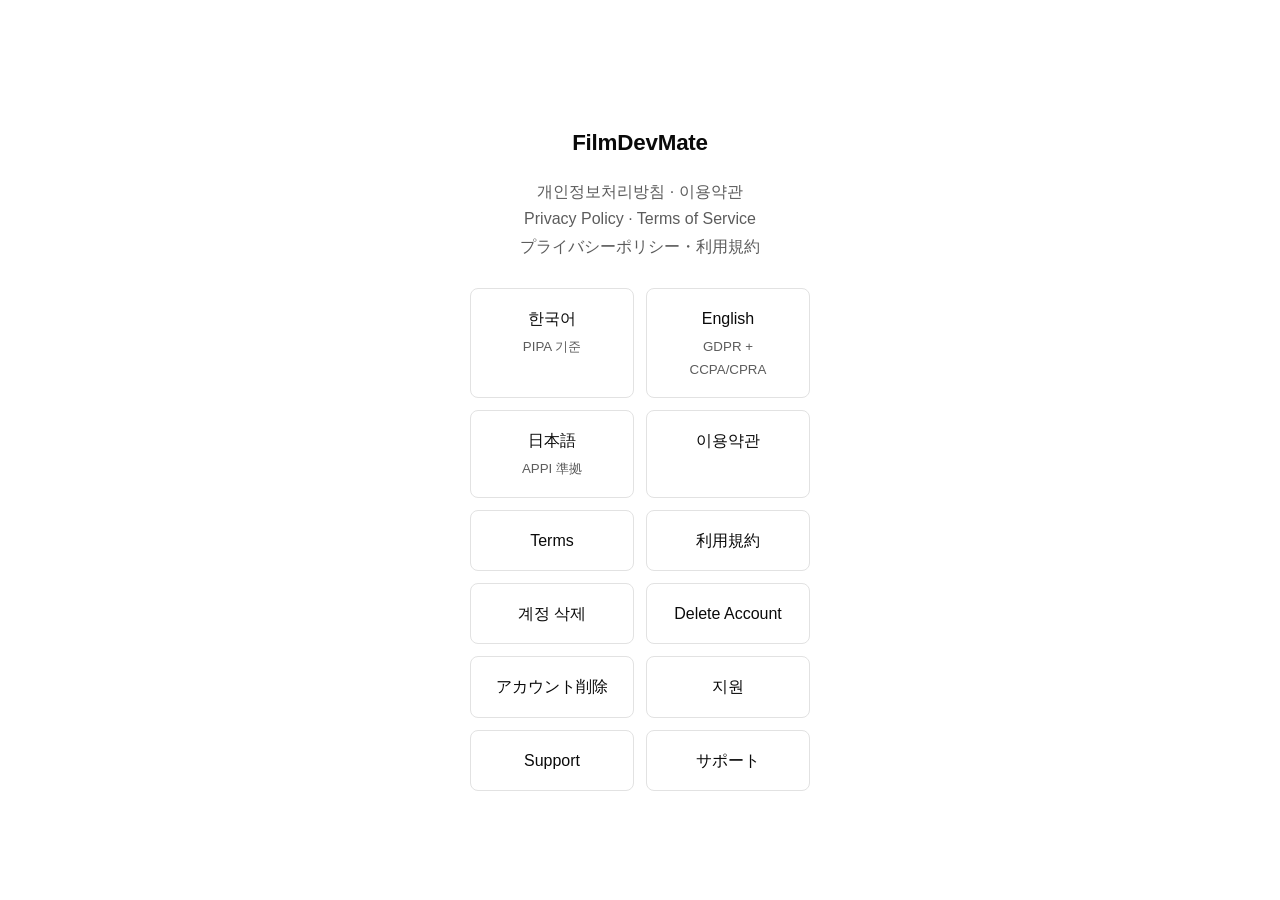
<file: index.html>
<!doctype html>
<html lang="ko">
<head>
<meta charset="utf-8">
<meta name="viewport" content="width=device-width, initial-scale=1">
<title>FilmDevMate — Legal</title>
<meta name="robots" content="noindex">
<link rel="stylesheet" href="./assets/style.css">
</head>
<body>
<main class="home">
  <div class="card">
    <h1>FilmDevMate</h1>
    <p class="muted">개인정보처리방침 · 이용약관<br>Privacy Policy · Terms of Service<br>プライバシーポリシー・利用規約</p>
    <div class="langgrid">
      <a href="./ko/privacy.html">한국어<small>PIPA 기준</small></a>
      <a href="./en/privacy.html">English<small>GDPR + CCPA/CPRA</small></a>
      <a href="./ja/privacy.html">日本語<small>APPI 準拠</small></a>
      <a href="./ko/terms.html">이용약관</a>
      <a href="./en/terms.html">Terms</a>
      <a href="./ja/terms.html">利用規約</a>
      <a href="./ko/delete-account.html">계정 삭제</a>
      <a href="./en/delete-account.html">Delete Account</a>
      <a href="./ja/delete-account.html">アカウント削除</a>
      <a href="./ko/support.html">지원</a>
      <a href="./en/support.html">Support</a>
      <a href="./ja/support.html">サポート</a>
    </div>
  </div>
</main>
</body>
</html>
</file>
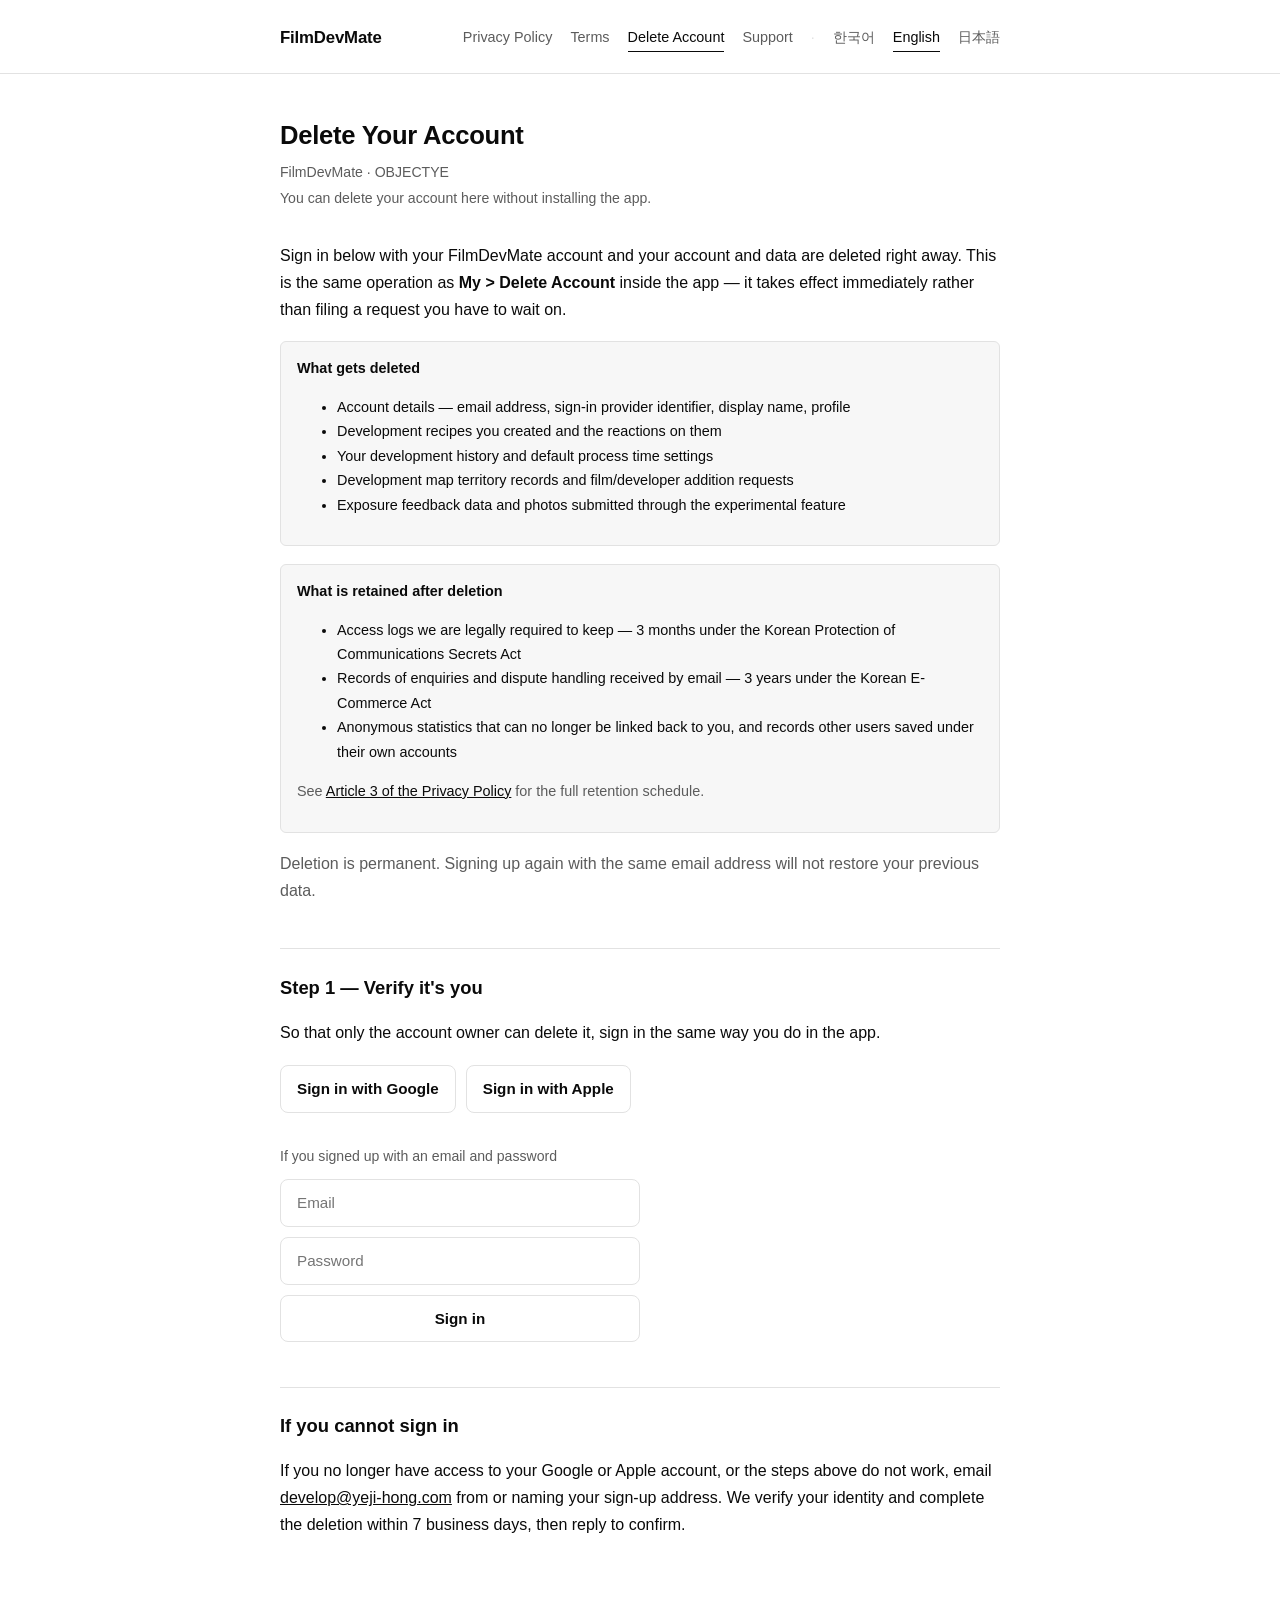
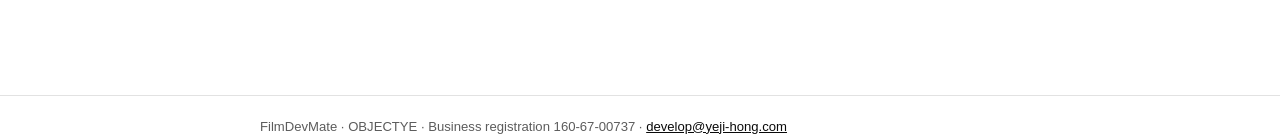
<file: en/delete-account.html>
<!doctype html>
<html lang="en">
<head>
<meta charset="utf-8">
<meta name="viewport" content="width=device-width, initial-scale=1">
<title>Delete Account — FilmDevMate</title>
<meta name="robots" content="noindex">
<link rel="stylesheet" href="../assets/style.css">
</head>
<body>
<header class="site">
  <div class="wrap">
    <a class="brand" href="../index.html">FilmDevMate</a>
    <nav class="switch">
      <a href="./privacy.html">Privacy Policy</a>
      <a href="./terms.html">Terms</a>
      <a href="./delete-account.html" class="active">Delete Account</a>
      <a href="./support.html">Support</a>
      <span class="sep">·</span>
      <a href="../ko/delete-account.html">한국어</a>
      <a href="../en/delete-account.html" class="active">English</a>
      <a href="../ja/delete-account.html">日本語</a>
    </nav>
  </div>
</header>

<main class="wrap">
<h1>Delete Your Account</h1>
<div class="meta">
  <div>FilmDevMate · OBJECTYE</div>
  <div>You can delete your account here without installing the app.</div>
</div>

<p>Sign in below with your FilmDevMate account and your account and data are deleted right away. This is the same operation as <strong>My &gt; Delete Account</strong> inside the app — it takes effect immediately rather than filing a request you have to wait on.</p>

<div class="callout">
<strong>What gets deleted</strong>
<ul>
  <li>Account details — email address, sign-in provider identifier, display name, profile</li>
  <li>Development recipes you created and the reactions on them</li>
  <li>Your development history and default process time settings</li>
  <li>Development map territory records and film/developer addition requests</li>
  <li>Exposure feedback data and photos submitted through the experimental feature</li>
</ul>
</div>

<div class="callout">
<strong>What is retained after deletion</strong>
<ul>
  <li>Access logs we are legally required to keep — 3 months under the Korean Protection of Communications Secrets Act</li>
  <li>Records of enquiries and dispute handling received by email — 3 years under the Korean E-Commerce Act</li>
  <li>Anonymous statistics that can no longer be linked back to you, and records other users saved under their own accounts</li>
</ul>
<p class="muted">See <a href="./privacy.html">Article 3 of the Privacy Policy</a> for the full retention schedule.</p>
</div>

<p class="muted">Deletion is permanent. Signing up again with the same email address will not restore your previous data.</p>

<div class="callout legal-note" id="da-error" hidden></div>

<section id="step-signin">
  <h2>Step 1 — Verify it's you</h2>
  <p>So that only the account owner can delete it, sign in the same way you do in the app.</p>
  <div class="authbuttons">
    <button type="button" id="da-google">Sign in with Google</button>
    <button type="button" id="da-apple">Sign in with Apple</button>
  </div>
  <form id="da-password-form" class="authform">
    <p class="muted">If you signed up with an email and password</p>
    <input type="email" id="da-email" placeholder="Email" autocomplete="email" required>
    <input type="password" id="da-password" placeholder="Password" autocomplete="current-password" required>
    <button type="submit">Sign in</button>
  </form>
</section>

<section id="step-confirm" hidden>
  <h2>Step 2 — Confirm deletion</h2>
  <p>You are signed in as:</p>
  <p><strong id="da-account"></strong></p>
  <label class="checkline">
    <input type="checkbox" id="da-confirm-check">
    I understand this account and its data will be permanently deleted and cannot be recovered.
  </label>
  <p>Type <strong>DELETE</strong> to confirm.</p>
  <input type="text" id="da-confirm-input" autocomplete="off" aria-label="Confirmation phrase">
  <div class="authbuttons">
    <button type="button" id="da-delete-button" class="danger" disabled>Permanently delete account</button>
    <button type="button" id="da-cancel-button">Cancel</button>
  </div>
</section>

<section id="step-done" hidden>
  <h2>Deletion complete</h2>
  <p>Your account and its data have been deleted. Thank you for using FilmDevMate.</p>
  <p class="muted">If the app is still installed, please uninstall it. Any sign-in details left on the device expire the next time it launches.</p>
</section>

<h2>If you cannot sign in</h2>
<p>If you no longer have access to your Google or Apple account, or the steps above do not work, email <a href="mailto:develop@yeji-hong.com?subject=FilmDevMate%20account%20deletion%20request">develop@yeji-hong.com</a> from or naming your sign-up address. We verify your identity and complete the deletion within 7 business days, then reply to confirm.</p>
</main>

<footer class="site"><div class="wrap">
FilmDevMate · OBJECTYE · Business registration 160-67-00737 · <a href="mailto:develop@yeji-hong.com">develop@yeji-hong.com</a>
</div></footer>

<script>
  window.DA_STRINGS = {
    confirmWord: "DELETE",
    errorSignIn: "Sign-in failed. Please check your email and password.",
    errorSession: "We could not verify your session. Please sign in again.",
    errorDelete: "Deletion failed. Please try again shortly, or contact develop@yeji-hong.com.",
  };
</script>
<script src="../assets/delete-account.js"></script>
</body>
</html>
</file>
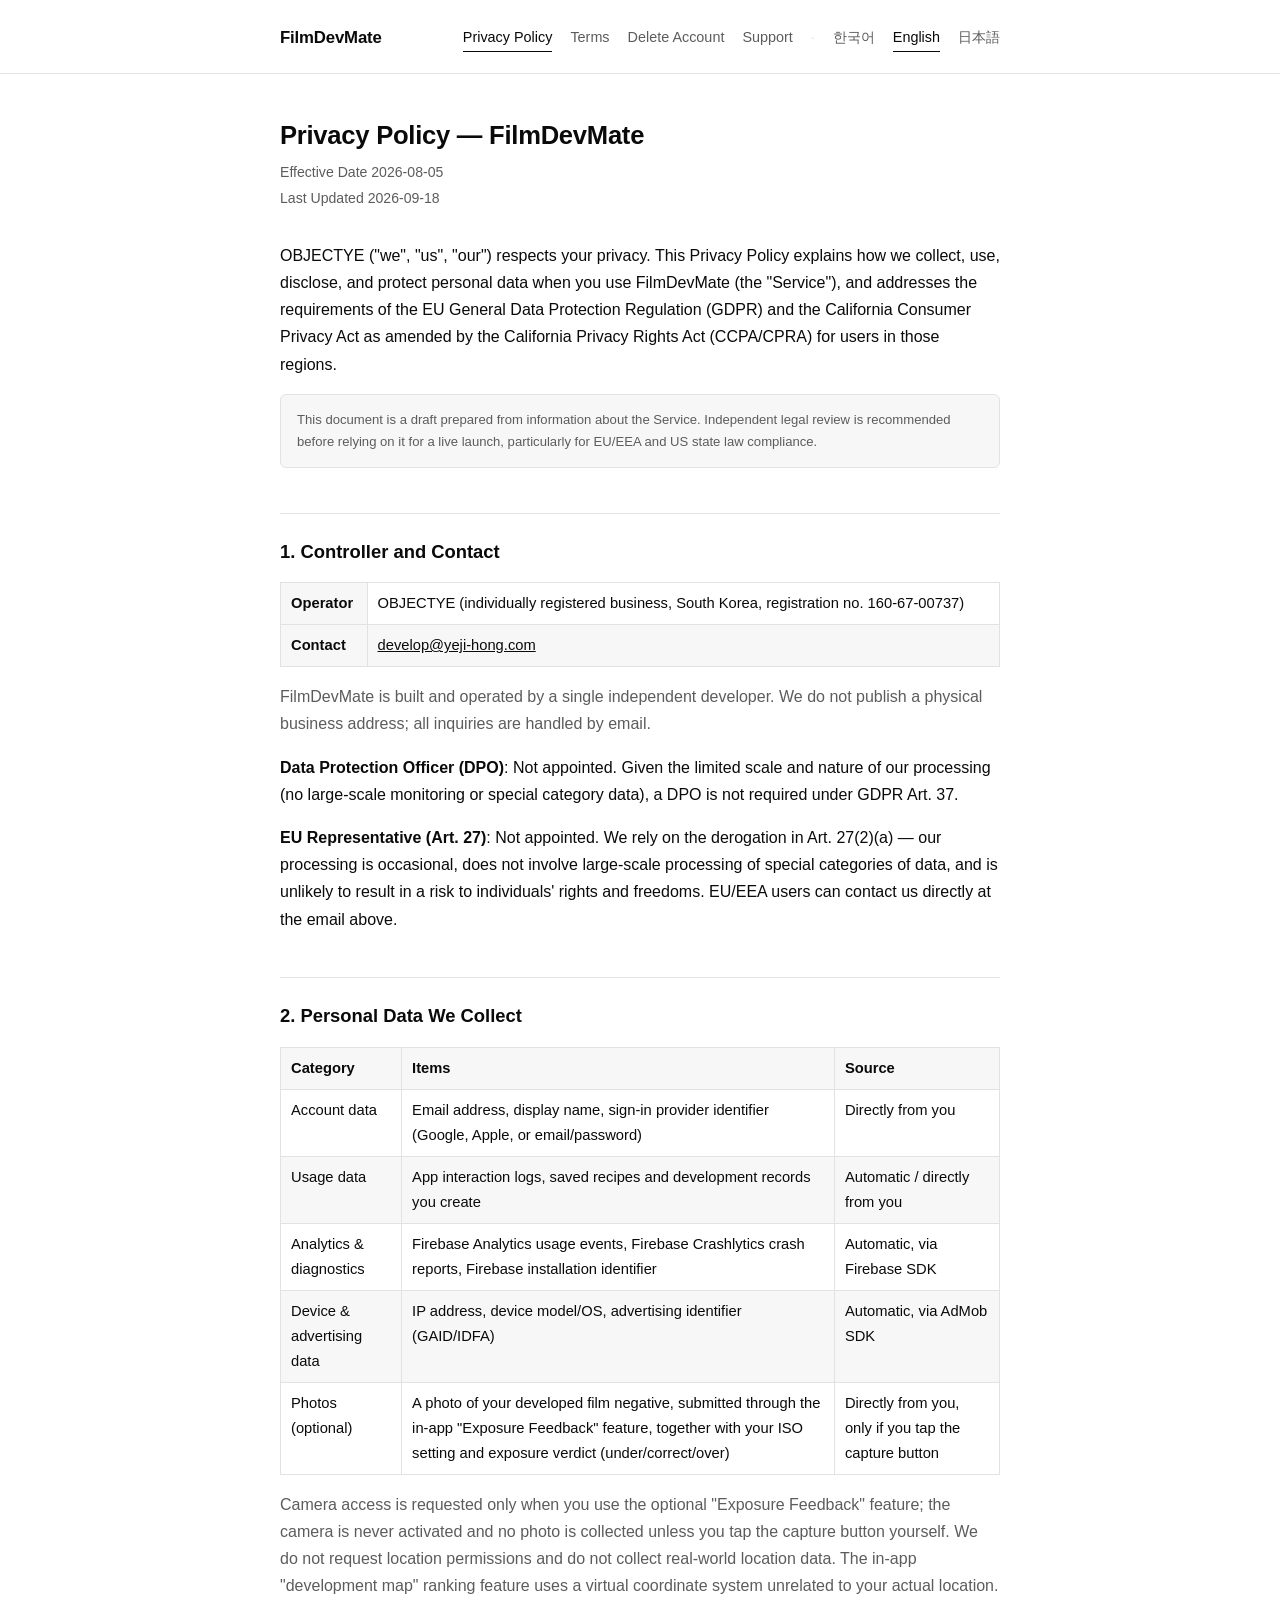
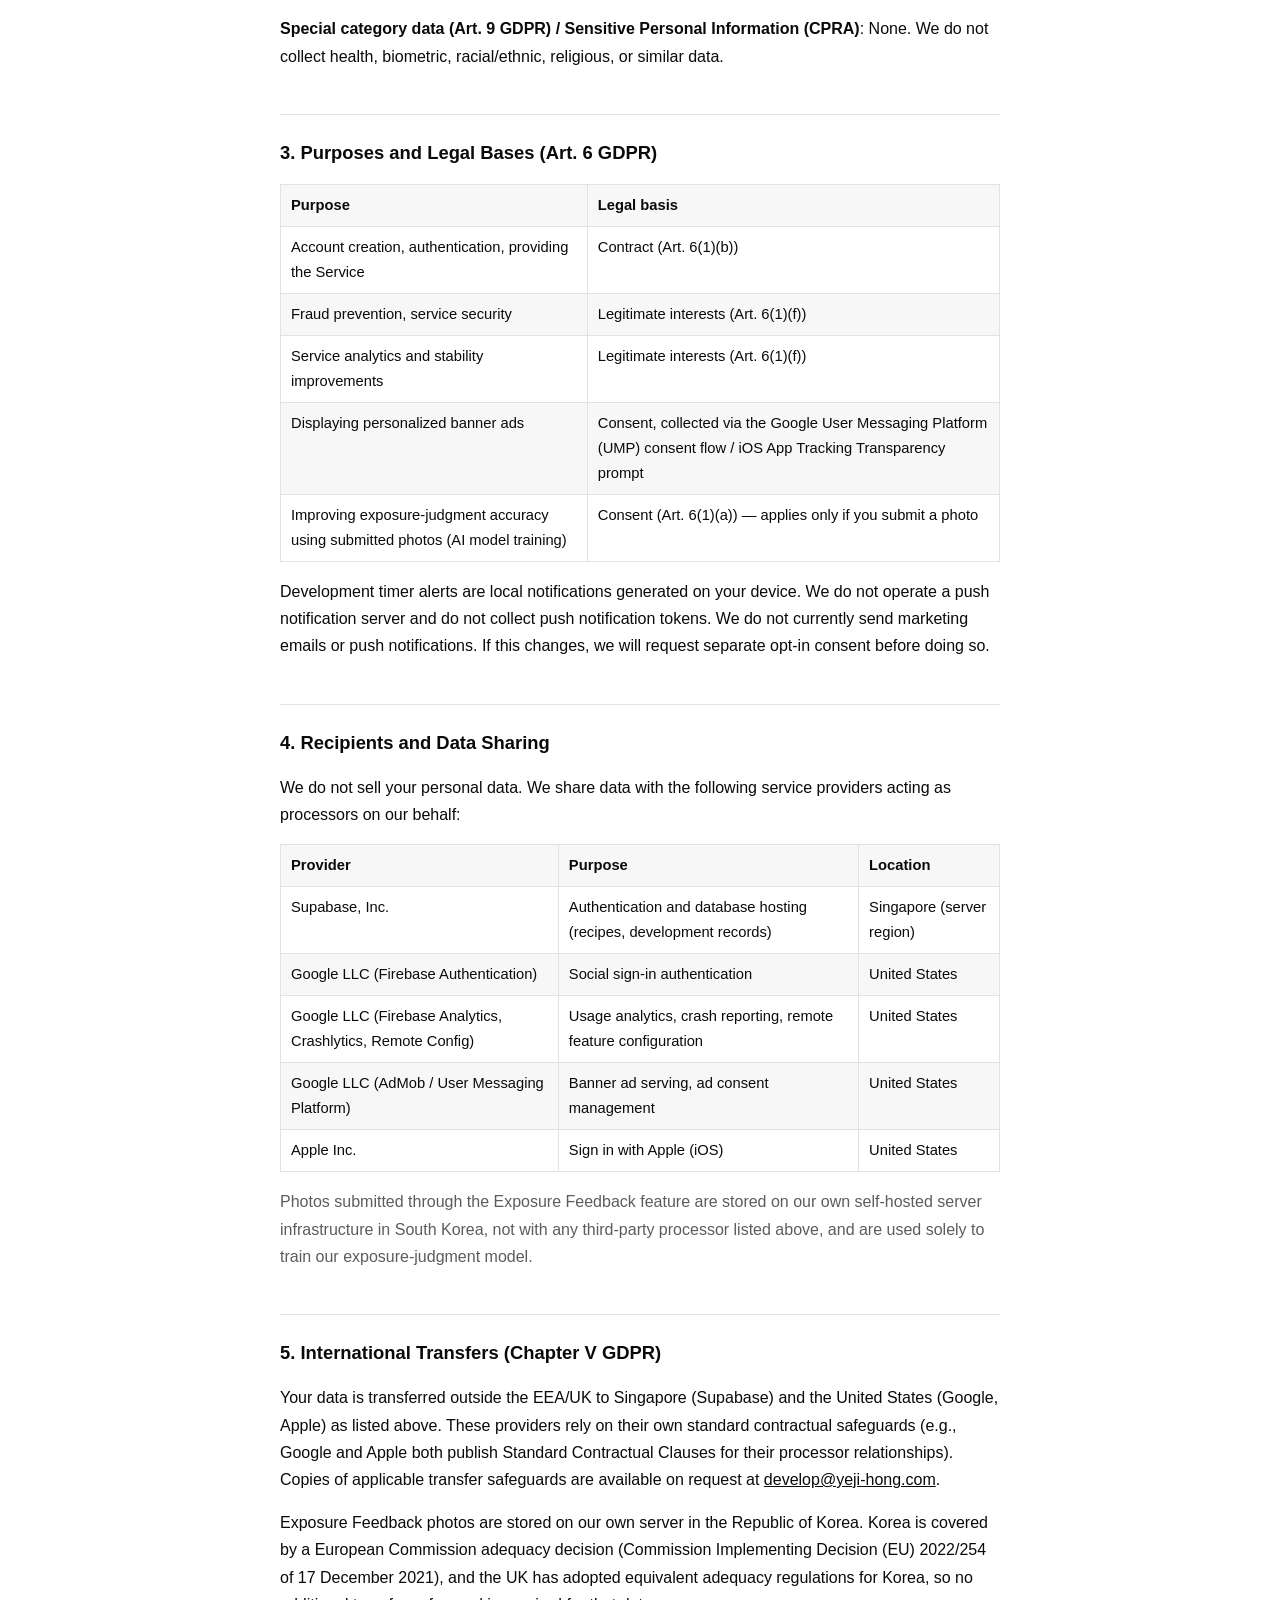
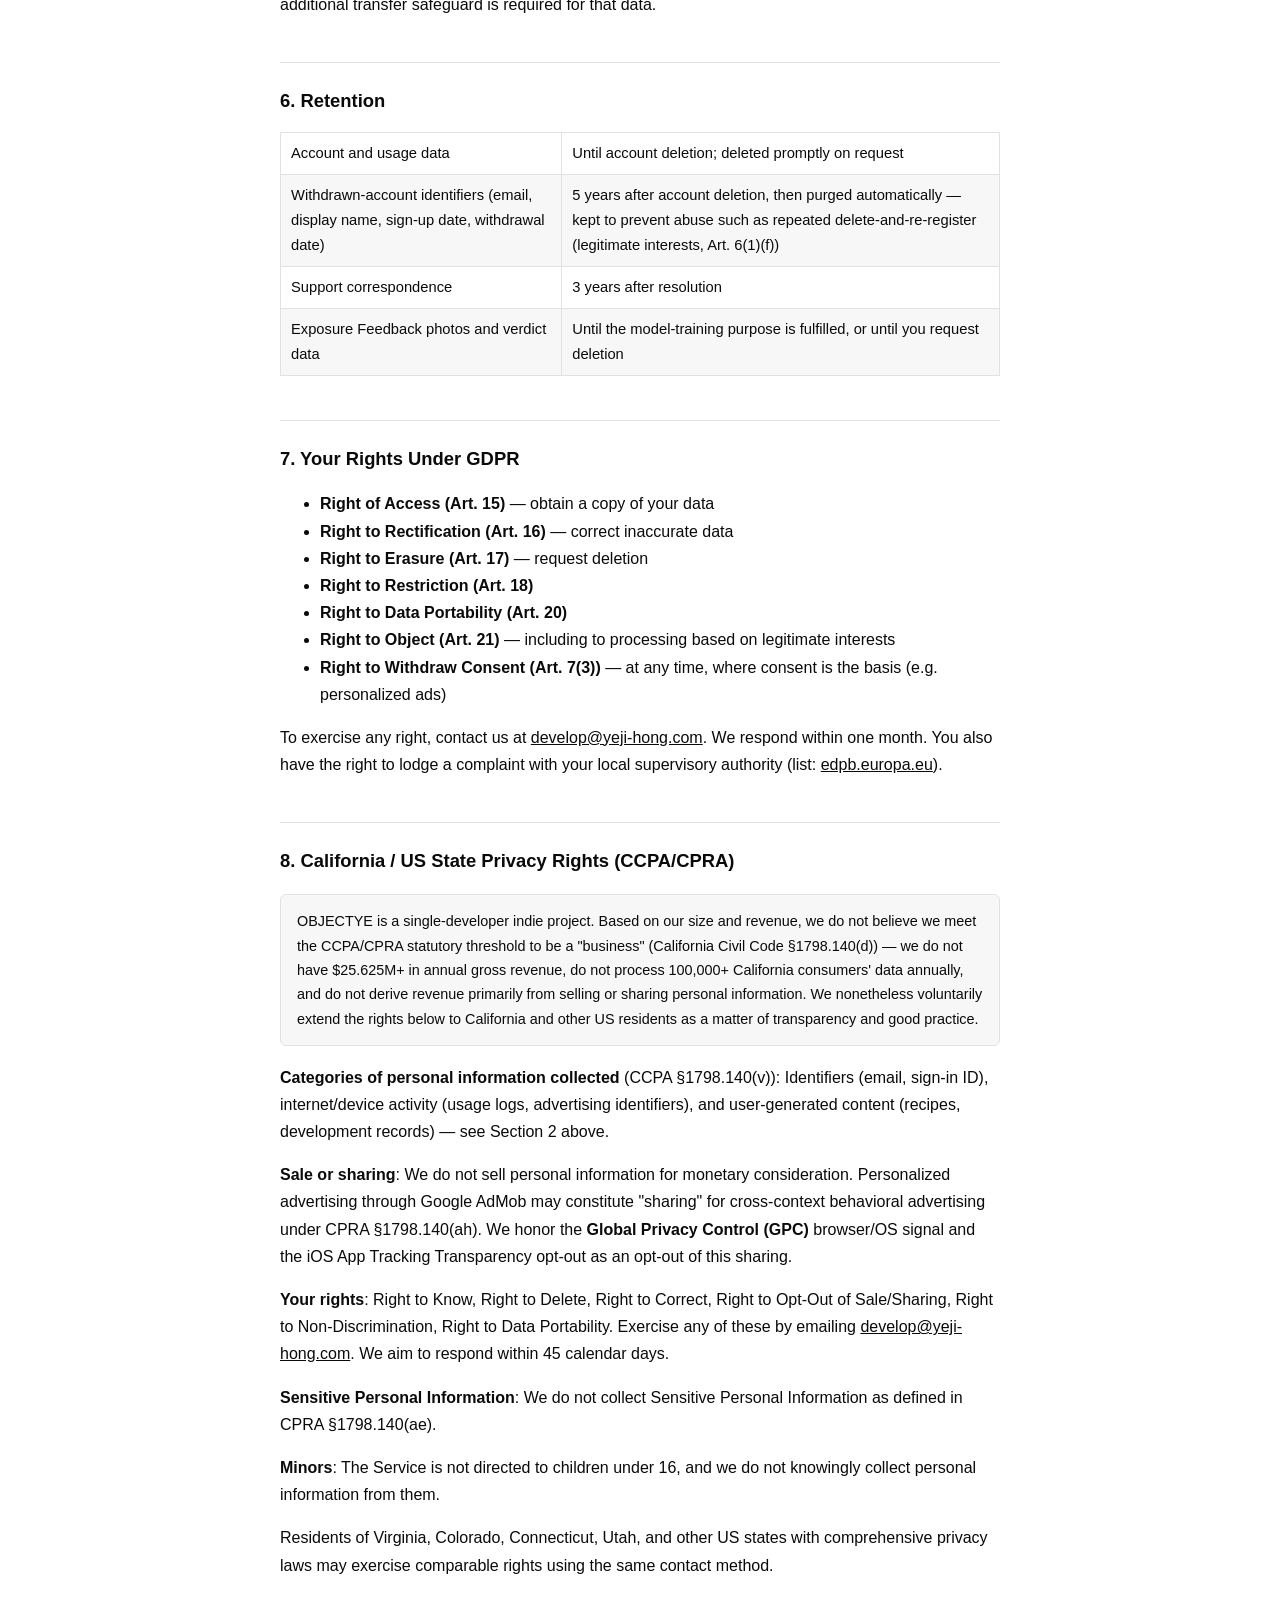
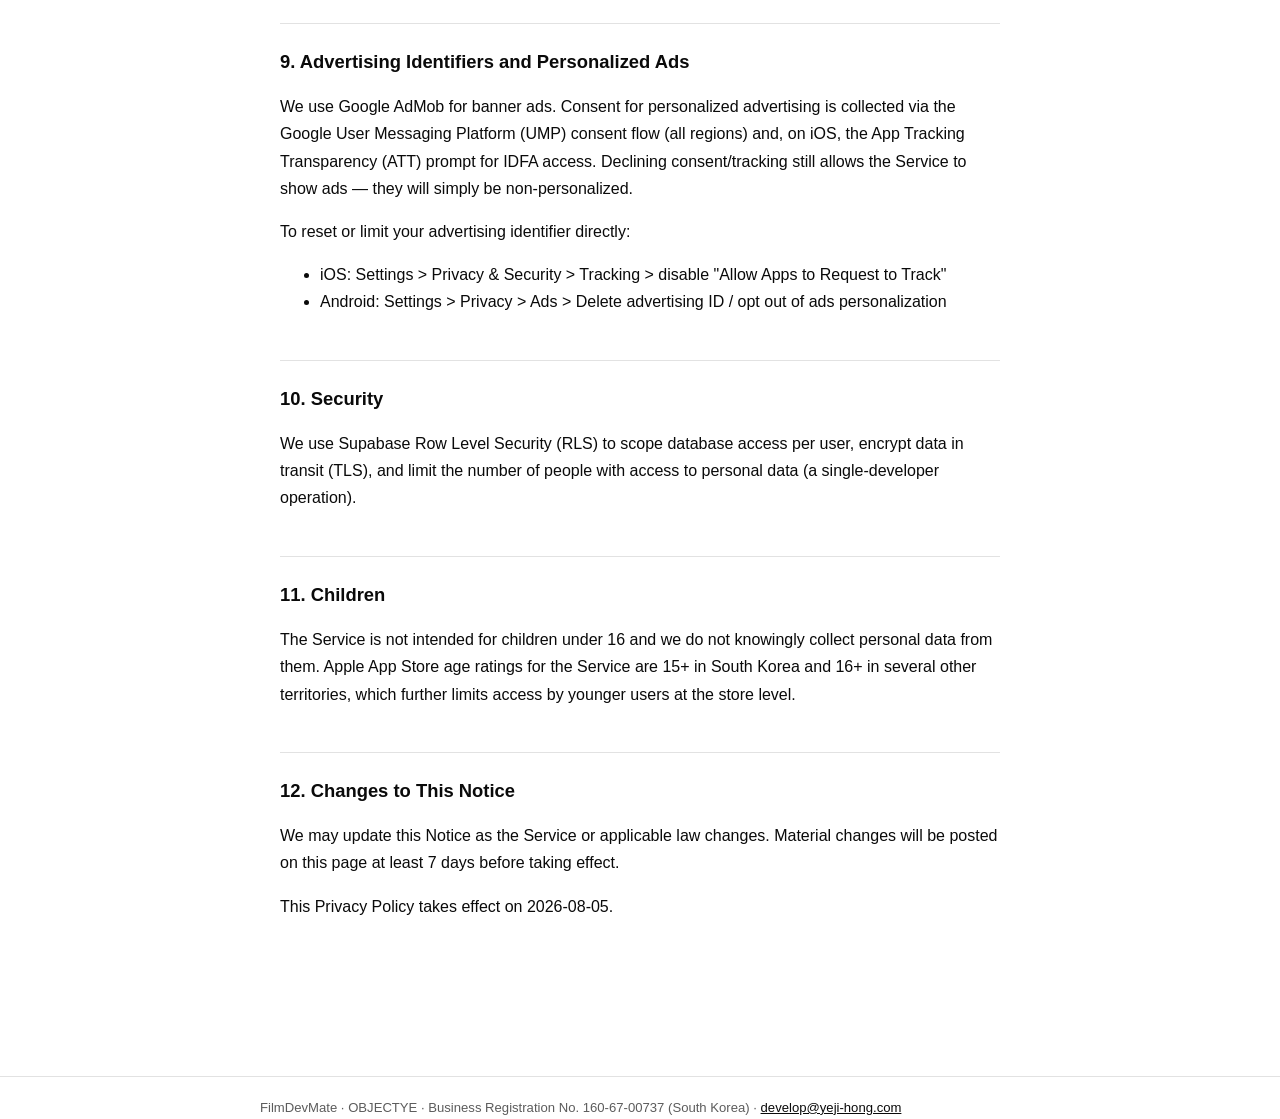
<file: en/privacy.html>
<!doctype html>
<html lang="en">
<head>
<meta charset="utf-8">
<meta name="viewport" content="width=device-width, initial-scale=1">
<title>Privacy Policy — FilmDevMate</title>
<meta name="robots" content="noindex">
<link rel="stylesheet" href="../assets/style.css">
</head>
<body>
<header class="site">
  <div class="wrap">
    <a class="brand" href="../index.html">FilmDevMate</a>
    <nav class="switch">
      <a href="./privacy.html" class="active">Privacy Policy</a>
      <a href="./terms.html">Terms</a>
      <a href="./delete-account.html">Delete Account</a>
      <a href="./support.html">Support</a>
      <span class="sep">·</span>
      <a href="../ko/privacy.html">한국어</a>
      <a href="../en/privacy.html" class="active">English</a>
      <a href="../ja/privacy.html">日本語</a>
    </nav>
  </div>
</header>

<main class="wrap">
<h1>Privacy Policy — FilmDevMate</h1>
<div class="meta">
  <div>Effective Date 2026-08-05</div>
  <div>Last Updated 2026-09-18</div>
</div>

<p>OBJECTYE ("we", "us", "our") respects your privacy. This Privacy Policy explains how we collect, use, disclose, and protect personal data when you use FilmDevMate (the "Service"), and addresses the requirements of the EU General Data Protection Regulation (GDPR) and the California Consumer Privacy Act as amended by the California Privacy Rights Act (CCPA/CPRA) for users in those regions.</p>

<div class="callout legal-note">
This document is a draft prepared from information about the Service. Independent legal review is recommended before relying on it for a live launch, particularly for EU/EEA and US state law compliance.
</div>

<h2>1. Controller and Contact</h2>
<table>
<tbody>
<tr><th>Operator</th><td>OBJECTYE (individually registered business, South Korea, registration no. 160-67-00737)</td></tr>
<tr><th>Contact</th><td><a href="mailto:develop@yeji-hong.com">develop@yeji-hong.com</a></td></tr>
</tbody>
</table>
<p class="muted">FilmDevMate is built and operated by a single independent developer. We do not publish a physical business address; all inquiries are handled by email.</p>

<p><strong>Data Protection Officer (DPO)</strong>: Not appointed. Given the limited scale and nature of our processing (no large-scale monitoring or special category data), a DPO is not required under GDPR Art. 37.</p>

<p><strong>EU Representative (Art. 27)</strong>: Not appointed. We rely on the derogation in Art. 27(2)(a) — our processing is occasional, does not involve large-scale processing of special categories of data, and is unlikely to result in a risk to individuals' rights and freedoms. EU/EEA users can contact us directly at the email above.</p>

<h2>2. Personal Data We Collect</h2>
<table>
<thead><tr><th>Category</th><th>Items</th><th>Source</th></tr></thead>
<tbody>
<tr><td>Account data</td><td>Email address, display name, sign-in provider identifier (Google, Apple, or email/password)</td><td>Directly from you</td></tr>
<tr><td>Usage data</td><td>App interaction logs, saved recipes and development records you create</td><td>Automatic / directly from you</td></tr>
<tr><td>Analytics &amp; diagnostics</td><td>Firebase Analytics usage events, Firebase Crashlytics crash reports, Firebase installation identifier</td><td>Automatic, via Firebase SDK</td></tr>
<tr><td>Device &amp; advertising data</td><td>IP address, device model/OS, advertising identifier (GAID/IDFA)</td><td>Automatic, via AdMob SDK</td></tr>
<tr><td>Photos (optional)</td><td>A photo of your developed film negative, submitted through the in-app "Exposure Feedback" feature, together with your ISO setting and exposure verdict (under/correct/over)</td><td>Directly from you, only if you tap the capture button</td></tr>
</tbody>
</table>
<p class="muted">Camera access is requested only when you use the optional "Exposure Feedback" feature; the camera is never activated and no photo is collected unless you tap the capture button yourself. We do not request location permissions and do not collect real-world location data. The in-app "development map" ranking feature uses a virtual coordinate system unrelated to your actual location.</p>
<p><strong>Special category data (Art. 9 GDPR) / Sensitive Personal Information (CPRA)</strong>: None. We do not collect health, biometric, racial/ethnic, religious, or similar data.</p>

<h2>3. Purposes and Legal Bases (Art. 6 GDPR)</h2>
<table>
<thead><tr><th>Purpose</th><th>Legal basis</th></tr></thead>
<tbody>
<tr><td>Account creation, authentication, providing the Service</td><td>Contract (Art. 6(1)(b))</td></tr>
<tr><td>Fraud prevention, service security</td><td>Legitimate interests (Art. 6(1)(f))</td></tr>
<tr><td>Service analytics and stability improvements</td><td>Legitimate interests (Art. 6(1)(f))</td></tr>
<tr><td>Displaying personalized banner ads</td><td>Consent, collected via the Google User Messaging Platform (UMP) consent flow / iOS App Tracking Transparency prompt</td></tr>
<tr><td>Improving exposure-judgment accuracy using submitted photos (AI model training)</td><td>Consent (Art. 6(1)(a)) — applies only if you submit a photo</td></tr>
</tbody>
</table>
<p>Development timer alerts are local notifications generated on your device. We do not operate a push notification server and do not collect push notification tokens. We do not currently send marketing emails or push notifications. If this changes, we will request separate opt-in consent before doing so.</p>

<h2>4. Recipients and Data Sharing</h2>
<p>We do not sell your personal data. We share data with the following service providers acting as processors on our behalf:</p>
<table>
<thead><tr><th>Provider</th><th>Purpose</th><th>Location</th></tr></thead>
<tbody>
<tr><td>Supabase, Inc.</td><td>Authentication and database hosting (recipes, development records)</td><td>Singapore (server region)</td></tr>
<tr><td>Google LLC (Firebase Authentication)</td><td>Social sign-in authentication</td><td>United States</td></tr>
<tr><td>Google LLC (Firebase Analytics, Crashlytics, Remote Config)</td><td>Usage analytics, crash reporting, remote feature configuration</td><td>United States</td></tr>
<tr><td>Google LLC (AdMob / User Messaging Platform)</td><td>Banner ad serving, ad consent management</td><td>United States</td></tr>
<tr><td>Apple Inc.</td><td>Sign in with Apple (iOS)</td><td>United States</td></tr>
</tbody>
</table>
<p class="muted">Photos submitted through the Exposure Feedback feature are stored on our own self-hosted server infrastructure in South Korea, not with any third-party processor listed above, and are used solely to train our exposure-judgment model.</p>

<h2>5. International Transfers (Chapter V GDPR)</h2>
<p>Your data is transferred outside the EEA/UK to Singapore (Supabase) and the United States (Google, Apple) as listed above. These providers rely on their own standard contractual safeguards (e.g., Google and Apple both publish Standard Contractual Clauses for their processor relationships). Copies of applicable transfer safeguards are available on request at <a href="mailto:develop@yeji-hong.com">develop@yeji-hong.com</a>.</p>
<p>Exposure Feedback photos are stored on our own server in the Republic of Korea. Korea is covered by a European Commission adequacy decision (Commission Implementing Decision (EU) 2022/254 of 17 December 2021), and the UK has adopted equivalent adequacy regulations for Korea, so no additional transfer safeguard is required for that data.</p>

<h2>6. Retention</h2>
<table>
<tbody>
<tr><td>Account and usage data</td><td>Until account deletion; deleted promptly on request</td></tr>
<tr><td>Withdrawn-account identifiers (email, display name, sign-up date, withdrawal date)</td><td>5 years after account deletion, then purged automatically — kept to prevent abuse such as repeated delete-and-re-register (legitimate interests, Art. 6(1)(f))</td></tr>
<tr><td>Support correspondence</td><td>3 years after resolution</td></tr>
<tr><td>Exposure Feedback photos and verdict data</td><td>Until the model-training purpose is fulfilled, or until you request deletion</td></tr>
</tbody>
</table>

<h2>7. Your Rights Under GDPR</h2>
<ul>
<li><strong>Right of Access (Art. 15)</strong> — obtain a copy of your data</li>
<li><strong>Right to Rectification (Art. 16)</strong> — correct inaccurate data</li>
<li><strong>Right to Erasure (Art. 17)</strong> — request deletion</li>
<li><strong>Right to Restriction (Art. 18)</strong></li>
<li><strong>Right to Data Portability (Art. 20)</strong></li>
<li><strong>Right to Object (Art. 21)</strong> — including to processing based on legitimate interests</li>
<li><strong>Right to Withdraw Consent (Art. 7(3))</strong> — at any time, where consent is the basis (e.g. personalized ads)</li>
</ul>
<p>To exercise any right, contact us at <a href="mailto:develop@yeji-hong.com">develop@yeji-hong.com</a>. We respond within one month. You also have the right to lodge a complaint with your local supervisory authority (list: <a href="https://edpb.europa.eu/about-edpb/about-edpb/members_en">edpb.europa.eu</a>).</p>

<h2>8. California / US State Privacy Rights (CCPA/CPRA)</h2>
<div class="callout">
OBJECTYE is a single-developer indie project. Based on our size and revenue, we do not believe we meet the CCPA/CPRA statutory threshold to be a "business" (California Civil Code §1798.140(d)) — we do not have $25.625M+ in annual gross revenue, do not process 100,000+ California consumers' data annually, and do not derive revenue primarily from selling or sharing personal information. We nonetheless voluntarily extend the rights below to California and other US residents as a matter of transparency and good practice.
</div>
<p><strong>Categories of personal information collected</strong> (CCPA §1798.140(v)): Identifiers (email, sign-in ID), internet/device activity (usage logs, advertising identifiers), and user-generated content (recipes, development records) — see Section 2 above.</p>
<p><strong>Sale or sharing</strong>: We do not sell personal information for monetary consideration. Personalized advertising through Google AdMob may constitute "sharing" for cross-context behavioral advertising under CPRA §1798.140(ah). We honor the <strong>Global Privacy Control (GPC)</strong> browser/OS signal and the iOS App Tracking Transparency opt-out as an opt-out of this sharing.</p>
<p><strong>Your rights</strong>: Right to Know, Right to Delete, Right to Correct, Right to Opt-Out of Sale/Sharing, Right to Non-Discrimination, Right to Data Portability. Exercise any of these by emailing <a href="mailto:develop@yeji-hong.com">develop@yeji-hong.com</a>. We aim to respond within 45 calendar days.</p>
<p><strong>Sensitive Personal Information</strong>: We do not collect Sensitive Personal Information as defined in CPRA §1798.140(ae).</p>
<p><strong>Minors</strong>: The Service is not directed to children under 16, and we do not knowingly collect personal information from them.</p>
<p>Residents of Virginia, Colorado, Connecticut, Utah, and other US states with comprehensive privacy laws may exercise comparable rights using the same contact method.</p>

<h2>9. Advertising Identifiers and Personalized Ads</h2>
<p>We use Google AdMob for banner ads. Consent for personalized advertising is collected via the Google User Messaging Platform (UMP) consent flow (all regions) and, on iOS, the App Tracking Transparency (ATT) prompt for IDFA access. Declining consent/tracking still allows the Service to show ads — they will simply be non-personalized.</p>
<p>To reset or limit your advertising identifier directly:</p>
<ul>
<li>iOS: Settings &gt; Privacy &amp; Security &gt; Tracking &gt; disable "Allow Apps to Request to Track"</li>
<li>Android: Settings &gt; Privacy &gt; Ads &gt; Delete advertising ID / opt out of ads personalization</li>
</ul>

<h2>10. Security</h2>
<p>We use Supabase Row Level Security (RLS) to scope database access per user, encrypt data in transit (TLS), and limit the number of people with access to personal data (a single-developer operation).</p>

<h2>11. Children</h2>
<p>The Service is not intended for children under 16 and we do not knowingly collect personal data from them. Apple App Store age ratings for the Service are 15+ in South Korea and 16+ in several other territories, which further limits access by younger users at the store level.</p>

<h2>12. Changes to This Notice</h2>
<p>We may update this Notice as the Service or applicable law changes. Material changes will be posted on this page at least 7 days before taking effect.</p><p>This Privacy Policy takes effect on 2026-08-05.</p>
</main>

<footer class="site"><div class="wrap">
FilmDevMate · OBJECTYE · Business Registration No. 160-67-00737 (South Korea) · <a href="mailto:develop@yeji-hong.com">develop@yeji-hong.com</a>
</div></footer>
</body>
</html>
</file>
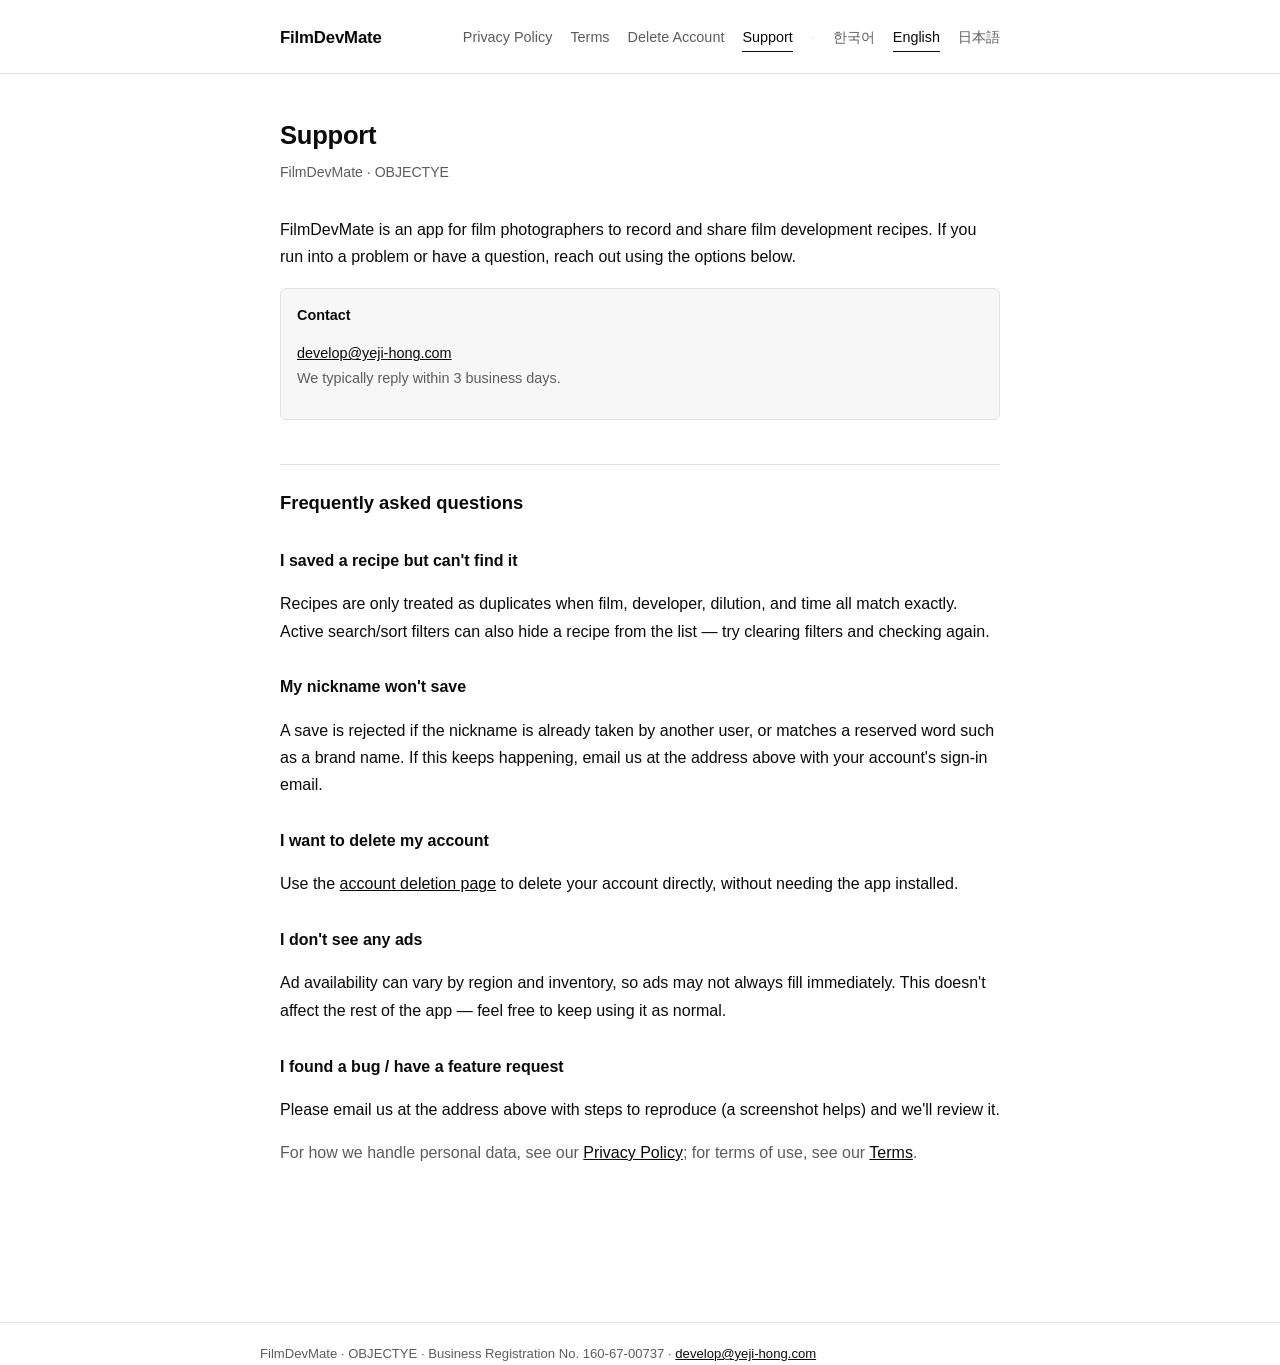
<file: en/support.html>
<!doctype html>
<html lang="en">
<head>
<meta charset="utf-8">
<meta name="viewport" content="width=device-width, initial-scale=1">
<title>Support — FilmDevMate</title>
<meta name="robots" content="noindex">
<link rel="stylesheet" href="../assets/style.css">
</head>
<body>
<header class="site">
  <div class="wrap">
    <a class="brand" href="../index.html">FilmDevMate</a>
    <nav class="switch">
      <a href="./privacy.html">Privacy Policy</a>
      <a href="./terms.html">Terms</a>
      <a href="./delete-account.html">Delete Account</a>
      <a href="./support.html" class="active">Support</a>
      <span class="sep">·</span>
      <a href="../ko/support.html">한국어</a>
      <a href="../en/support.html" class="active">English</a>
      <a href="../ja/support.html">日本語</a>
    </nav>
  </div>
</header>

<main class="wrap">
<h1>Support</h1>
<div class="meta">
  <div>FilmDevMate · OBJECTYE</div>
</div>

<p>FilmDevMate is an app for film photographers to record and share film development recipes. If you run into a problem or have a question, reach out using the options below.</p>

<div class="callout">
<strong>Contact</strong>
<p><a href="mailto:develop@yeji-hong.com?subject=FilmDevMate%20Support">develop@yeji-hong.com</a><br>
<span class="muted">We typically reply within 3 business days.</span></p>
</div>

<h2>Frequently asked questions</h2>

<h3>I saved a recipe but can't find it</h3>
<p>Recipes are only treated as duplicates when film, developer, dilution, and time all match exactly. Active search/sort filters can also hide a recipe from the list — try clearing filters and checking again.</p>

<h3>My nickname won't save</h3>
<p>A save is rejected if the nickname is already taken by another user, or matches a reserved word such as a brand name. If this keeps happening, email us at the address above with your account's sign-in email.</p>

<h3>I want to delete my account</h3>
<p>Use the <a href="./delete-account.html">account deletion page</a> to delete your account directly, without needing the app installed.</p>

<h3>I don't see any ads</h3>
<p>Ad availability can vary by region and inventory, so ads may not always fill immediately. This doesn't affect the rest of the app — feel free to keep using it as normal.</p>

<h3>I found a bug / have a feature request</h3>
<p>Please email us at the address above with steps to reproduce (a screenshot helps) and we'll review it.</p>

<p class="muted">For how we handle personal data, see our <a href="./privacy.html">Privacy Policy</a>; for terms of use, see our <a href="./terms.html">Terms</a>.</p>
</main>

<footer class="site"><div class="wrap">
FilmDevMate · OBJECTYE · Business Registration No. 160-67-00737 · <a href="mailto:develop@yeji-hong.com">develop@yeji-hong.com</a>
</div></footer>
</body>
</html>
</file>
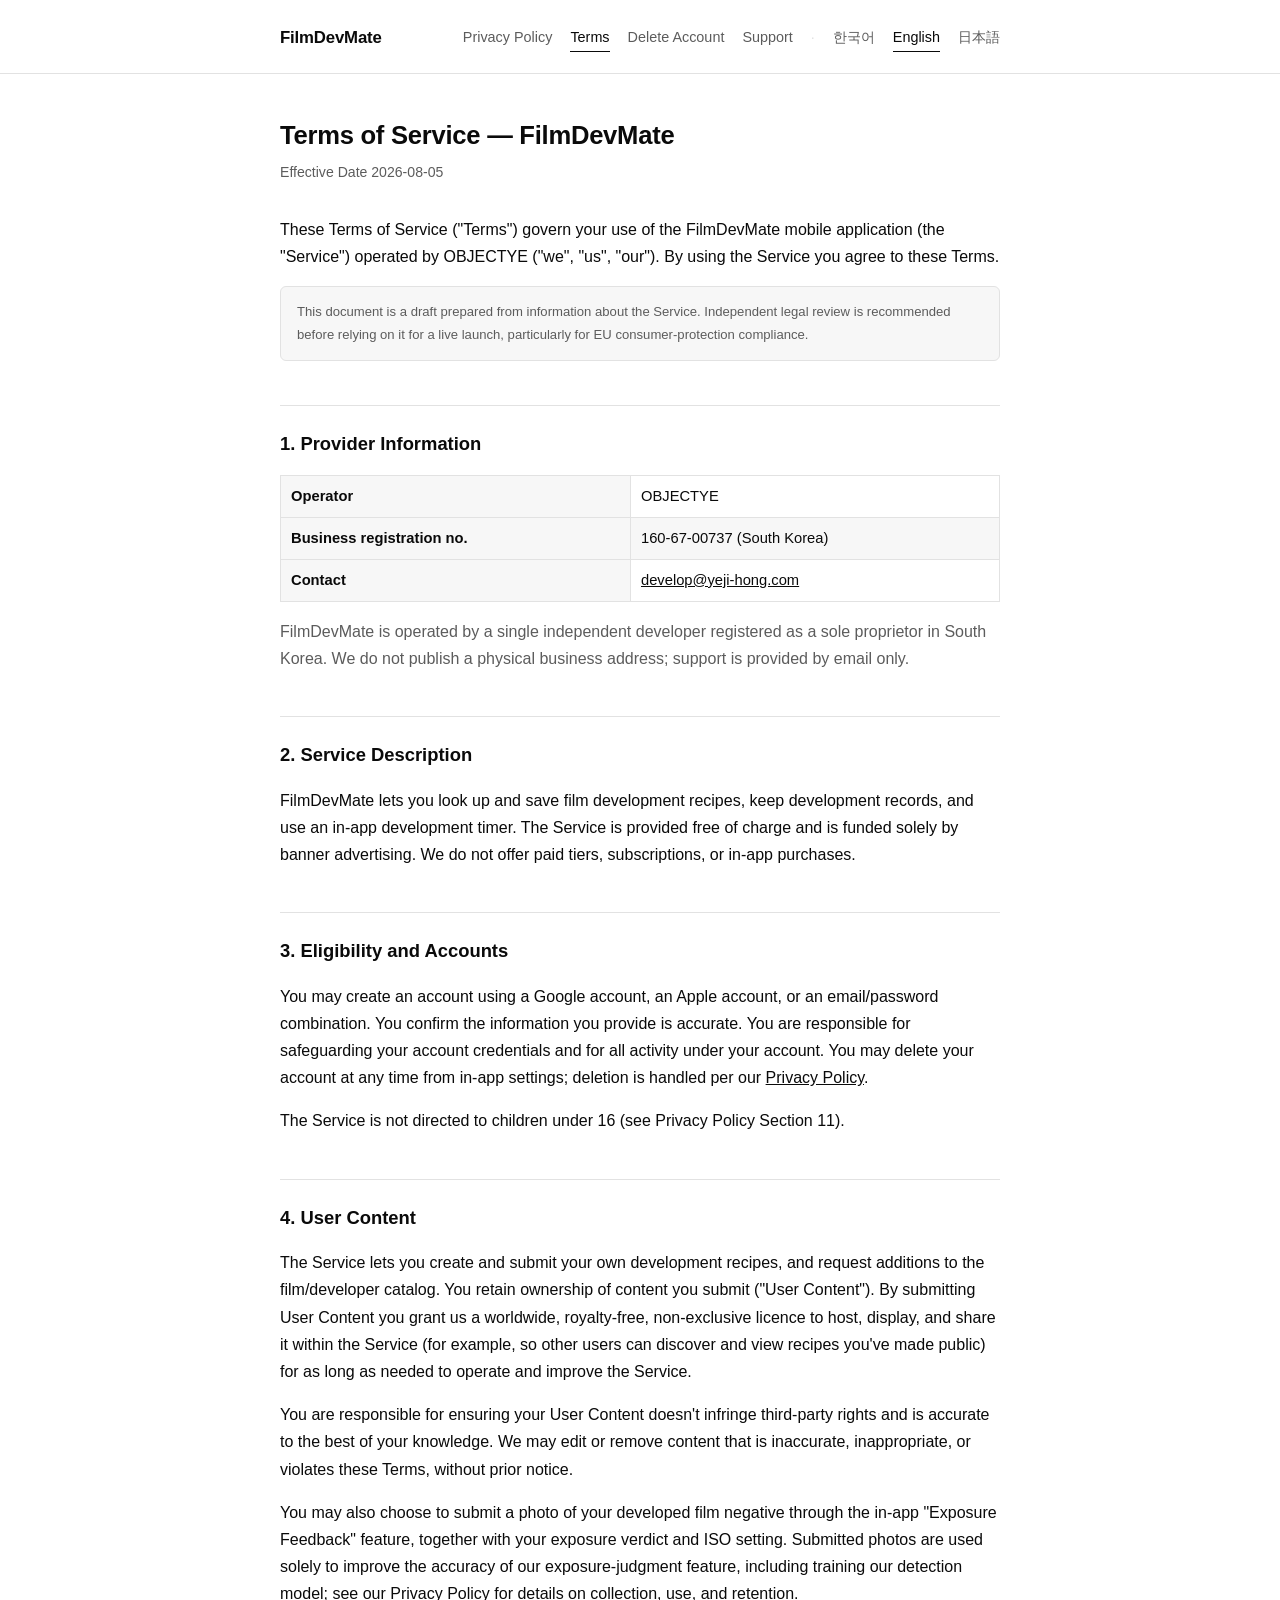
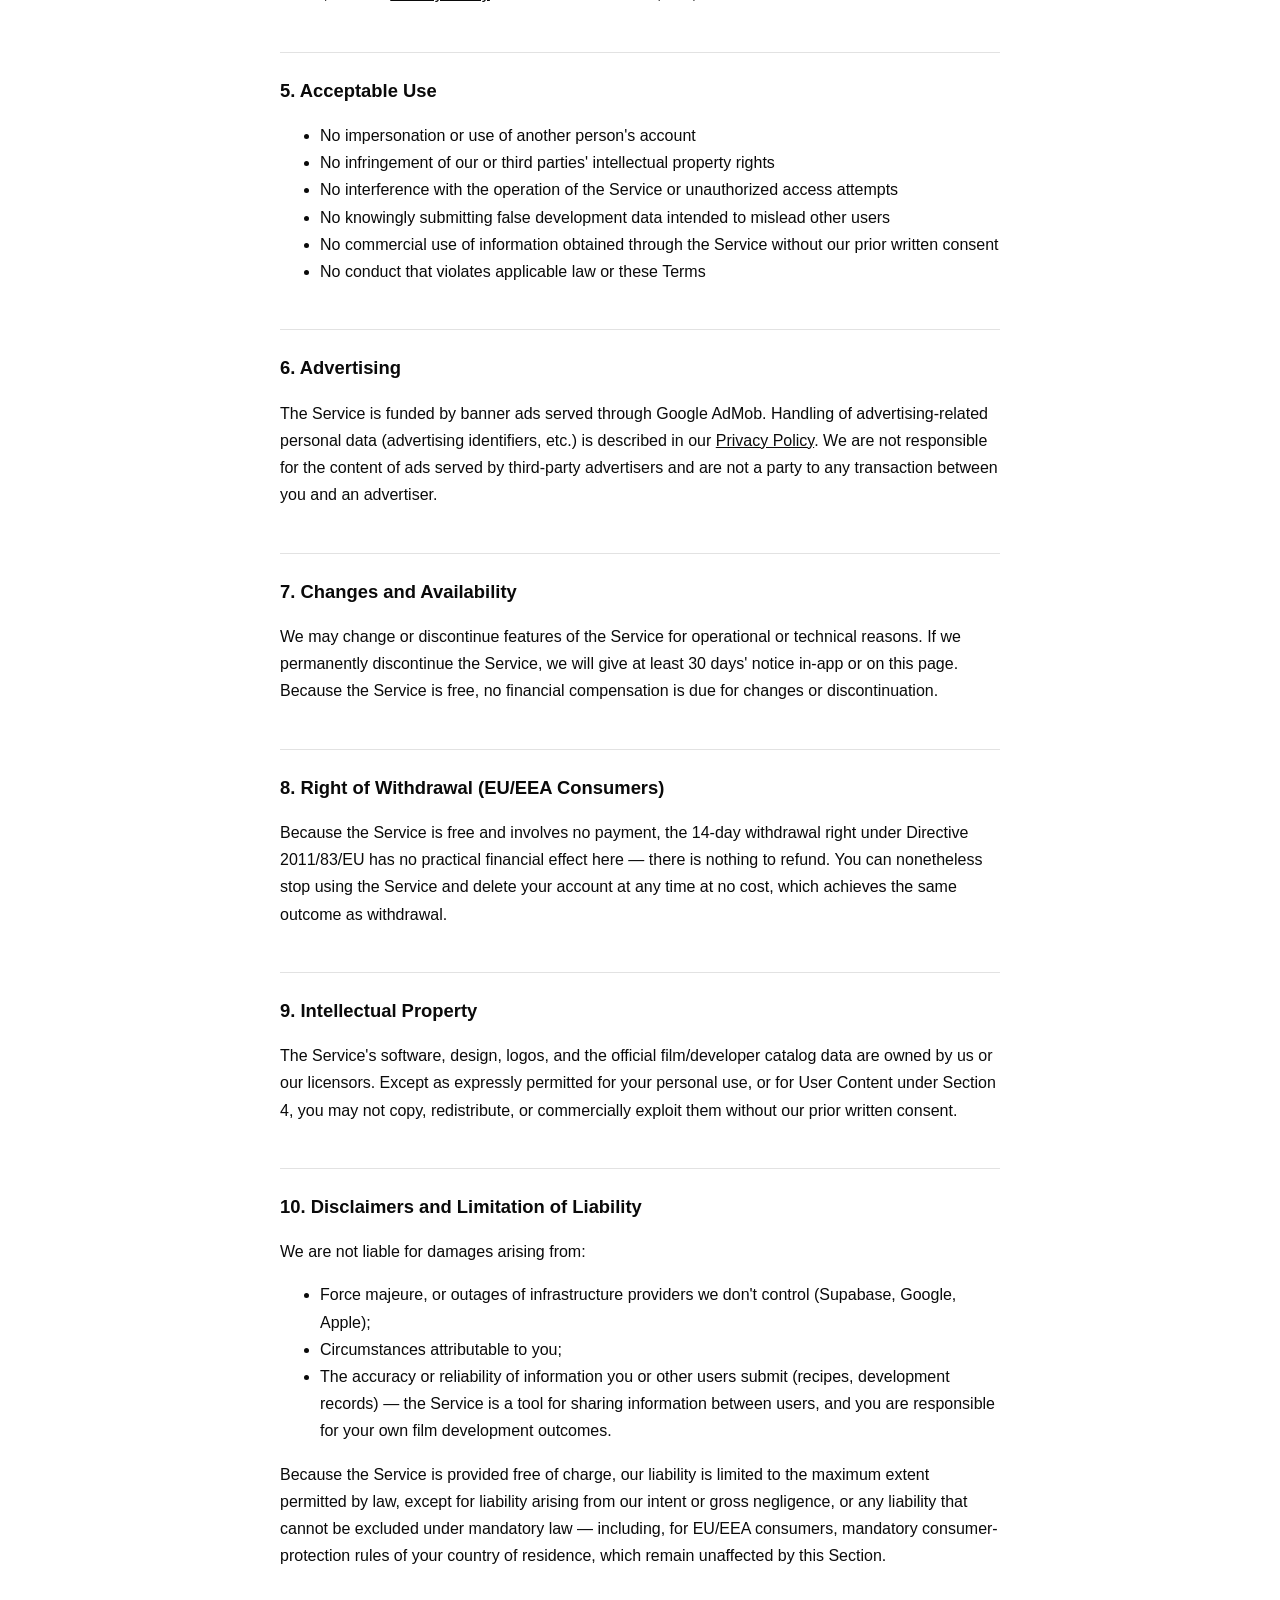
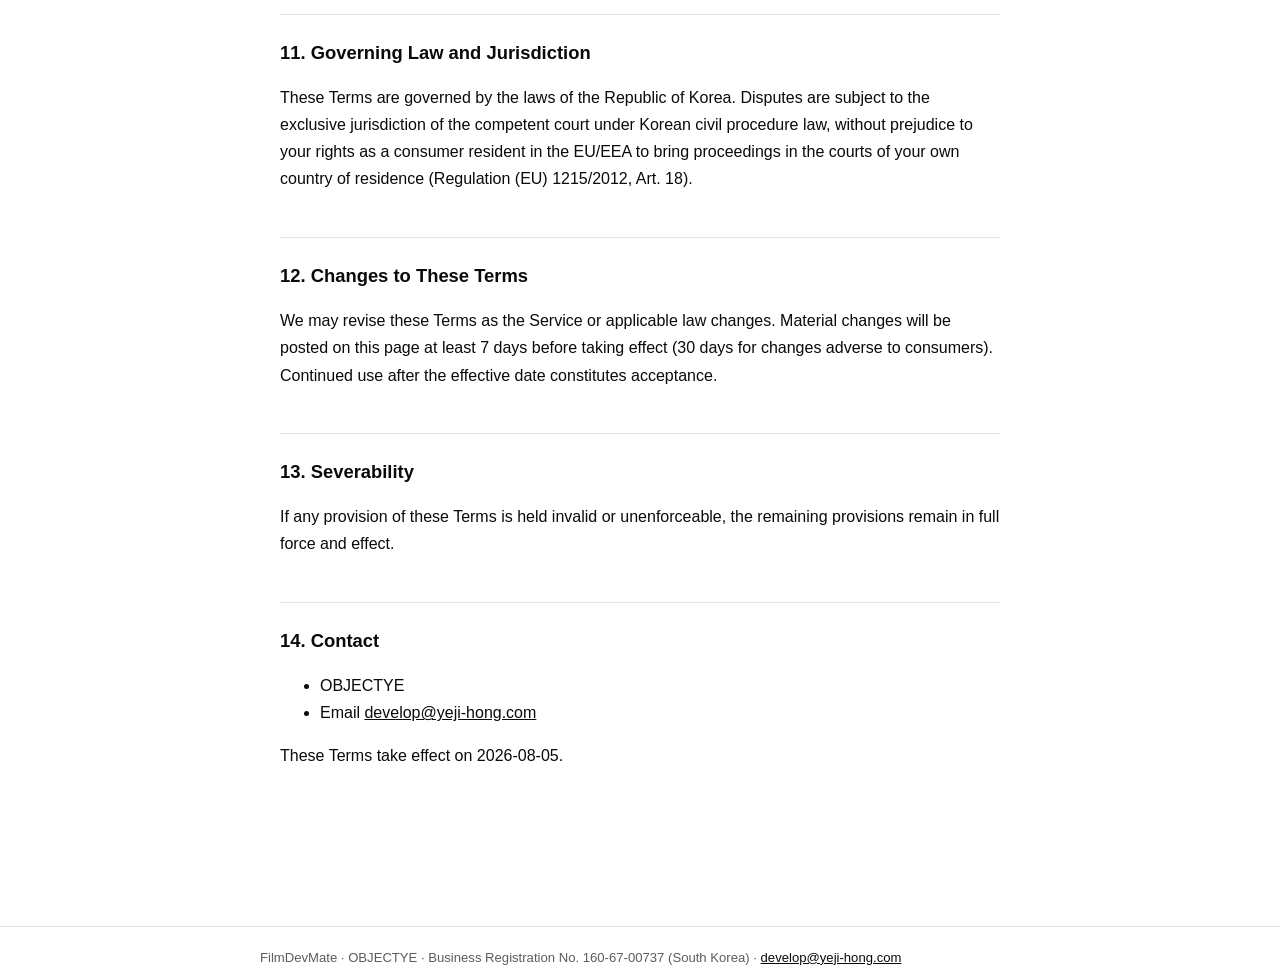
<file: en/terms.html>
<!doctype html>
<html lang="en">
<head>
<meta charset="utf-8">
<meta name="viewport" content="width=device-width, initial-scale=1">
<title>Terms of Service — FilmDevMate</title>
<meta name="robots" content="noindex">
<link rel="stylesheet" href="../assets/style.css">
</head>
<body>
<header class="site">
  <div class="wrap">
    <a class="brand" href="../index.html">FilmDevMate</a>
    <nav class="switch">
      <a href="./privacy.html">Privacy Policy</a>
      <a href="./terms.html" class="active">Terms</a>
      <a href="./delete-account.html">Delete Account</a>
      <a href="./support.html">Support</a>
      <span class="sep">·</span>
      <a href="../ko/terms.html">한국어</a>
      <a href="../en/terms.html" class="active">English</a>
      <a href="../ja/terms.html">日本語</a>
    </nav>
  </div>
</header>

<main class="wrap">
<h1>Terms of Service — FilmDevMate</h1>
<div class="meta"><div>Effective Date 2026-08-05</div></div>

<p>These Terms of Service ("Terms") govern your use of the FilmDevMate mobile application (the "Service") operated by OBJECTYE ("we", "us", "our"). By using the Service you agree to these Terms.</p>

<div class="callout legal-note">
This document is a draft prepared from information about the Service. Independent legal review is recommended before relying on it for a live launch, particularly for EU consumer-protection compliance.
</div>

<h2>1. Provider Information</h2>
<table>
<tbody>
<tr><th>Operator</th><td>OBJECTYE</td></tr>
<tr><th>Business registration no.</th><td>160-67-00737 (South Korea)</td></tr>
<tr><th>Contact</th><td><a href="mailto:develop@yeji-hong.com">develop@yeji-hong.com</a></td></tr>
</tbody>
</table>
<p class="muted">FilmDevMate is operated by a single independent developer registered as a sole proprietor in South Korea. We do not publish a physical business address; support is provided by email only.</p>

<h2>2. Service Description</h2>
<p>FilmDevMate lets you look up and save film development recipes, keep development records, and use an in-app development timer. The Service is provided free of charge and is funded solely by banner advertising. We do not offer paid tiers, subscriptions, or in-app purchases.</p>

<h2>3. Eligibility and Accounts</h2>
<p>You may create an account using a Google account, an Apple account, or an email/password combination. You confirm the information you provide is accurate. You are responsible for safeguarding your account credentials and for all activity under your account. You may delete your account at any time from in-app settings; deletion is handled per our <a href="./privacy.html">Privacy Policy</a>.</p>
<p>The Service is not directed to children under 16 (see Privacy Policy Section 11).</p>

<h2>4. User Content</h2>
<p>The Service lets you create and submit your own development recipes, and request additions to the film/developer catalog. You retain ownership of content you submit ("User Content"). By submitting User Content you grant us a worldwide, royalty-free, non-exclusive licence to host, display, and share it within the Service (for example, so other users can discover and view recipes you've made public) for as long as needed to operate and improve the Service.</p>
<p>You are responsible for ensuring your User Content doesn't infringe third-party rights and is accurate to the best of your knowledge. We may edit or remove content that is inaccurate, inappropriate, or violates these Terms, without prior notice.</p>
<p>You may also choose to submit a photo of your developed film negative through the in-app "Exposure Feedback" feature, together with your exposure verdict and ISO setting. Submitted photos are used solely to improve the accuracy of our exposure-judgment feature, including training our detection model; see our <a href="./privacy.html">Privacy Policy</a> for details on collection, use, and retention.</p>

<h2>5. Acceptable Use</h2>
<ul>
<li>No impersonation or use of another person's account</li>
<li>No infringement of our or third parties' intellectual property rights</li>
<li>No interference with the operation of the Service or unauthorized access attempts</li>
<li>No knowingly submitting false development data intended to mislead other users</li>
<li>No commercial use of information obtained through the Service without our prior written consent</li>
<li>No conduct that violates applicable law or these Terms</li>
</ul>

<h2>6. Advertising</h2>
<p>The Service is funded by banner ads served through Google AdMob. Handling of advertising-related personal data (advertising identifiers, etc.) is described in our <a href="./privacy.html">Privacy Policy</a>. We are not responsible for the content of ads served by third-party advertisers and are not a party to any transaction between you and an advertiser.</p>

<h2>7. Changes and Availability</h2>
<p>We may change or discontinue features of the Service for operational or technical reasons. If we permanently discontinue the Service, we will give at least 30 days' notice in-app or on this page. Because the Service is free, no financial compensation is due for changes or discontinuation.</p>

<h2>8. Right of Withdrawal (EU/EEA Consumers)</h2>
<p>Because the Service is free and involves no payment, the 14-day withdrawal right under Directive 2011/83/EU has no practical financial effect here — there is nothing to refund. You can nonetheless stop using the Service and delete your account at any time at no cost, which achieves the same outcome as withdrawal.</p>

<h2>9. Intellectual Property</h2>
<p>The Service's software, design, logos, and the official film/developer catalog data are owned by us or our licensors. Except as expressly permitted for your personal use, or for User Content under Section 4, you may not copy, redistribute, or commercially exploit them without our prior written consent.</p>

<h2>10. Disclaimers and Limitation of Liability</h2>
<p>We are not liable for damages arising from:</p>
<ul>
<li>Force majeure, or outages of infrastructure providers we don't control (Supabase, Google, Apple);</li>
<li>Circumstances attributable to you;</li>
<li>The accuracy or reliability of information you or other users submit (recipes, development records) — the Service is a tool for sharing information between users, and you are responsible for your own film development outcomes.</li>
</ul>
<p>Because the Service is provided free of charge, our liability is limited to the maximum extent permitted by law, except for liability arising from our intent or gross negligence, or any liability that cannot be excluded under mandatory law — including, for EU/EEA consumers, mandatory consumer-protection rules of your country of residence, which remain unaffected by this Section.</p>

<h2>11. Governing Law and Jurisdiction</h2>
<p>These Terms are governed by the laws of the Republic of Korea. Disputes are subject to the exclusive jurisdiction of the competent court under Korean civil procedure law, without prejudice to your rights as a consumer resident in the EU/EEA to bring proceedings in the courts of your own country of residence (Regulation (EU) 1215/2012, Art. 18).</p>

<h2>12. Changes to These Terms</h2>
<p>We may revise these Terms as the Service or applicable law changes. Material changes will be posted on this page at least 7 days before taking effect (30 days for changes adverse to consumers). Continued use after the effective date constitutes acceptance.</p>

<h2>13. Severability</h2>
<p>If any provision of these Terms is held invalid or unenforceable, the remaining provisions remain in full force and effect.</p>

<h2>14. Contact</h2>
<ul>
<li>OBJECTYE</li>
<li>Email <a href="mailto:develop@yeji-hong.com">develop@yeji-hong.com</a></li>
</ul><p>These Terms take effect on 2026-08-05.</p>
</main>

<footer class="site"><div class="wrap">
FilmDevMate · OBJECTYE · Business Registration No. 160-67-00737 (South Korea) · <a href="mailto:develop@yeji-hong.com">develop@yeji-hong.com</a>
</div></footer>
</body>
</html>
</file>
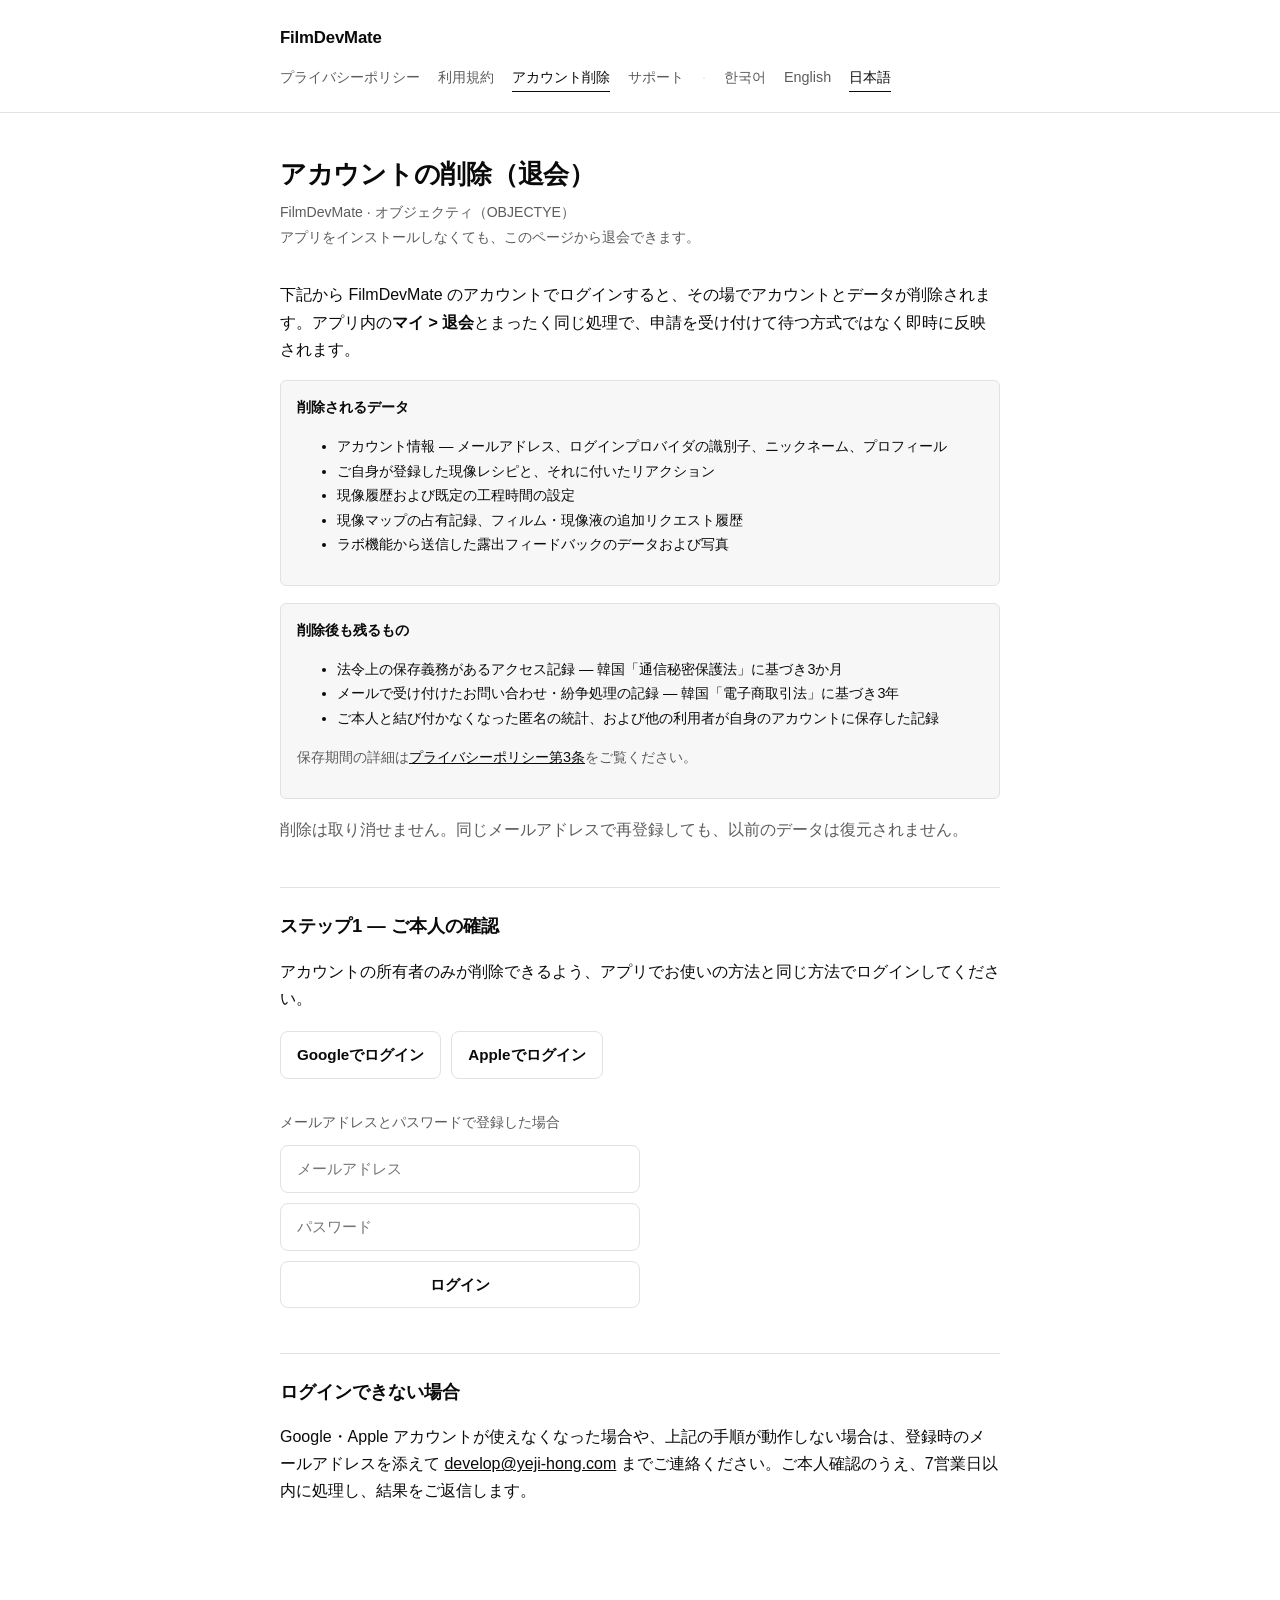
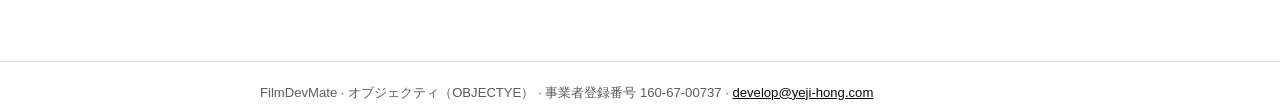
<file: ja/delete-account.html>
<!doctype html>
<html lang="ja">
<head>
<meta charset="utf-8">
<meta name="viewport" content="width=device-width, initial-scale=1">
<title>アカウント削除 — FilmDevMate</title>
<meta name="robots" content="noindex">
<link rel="stylesheet" href="../assets/style.css">
</head>
<body>
<header class="site">
  <div class="wrap">
    <a class="brand" href="../index.html">FilmDevMate</a>
    <nav class="switch">
      <a href="./privacy.html">プライバシーポリシー</a>
      <a href="./terms.html">利用規約</a>
      <a href="./delete-account.html" class="active">アカウント削除</a>
      <a href="./support.html">サポート</a>
      <span class="sep">·</span>
      <a href="../ko/delete-account.html">한국어</a>
      <a href="../en/delete-account.html">English</a>
      <a href="../ja/delete-account.html" class="active">日本語</a>
    </nav>
  </div>
</header>

<main class="wrap">
<h1>アカウントの削除（退会）</h1>
<div class="meta">
  <div>FilmDevMate · オブジェクティ（OBJECTYE）</div>
  <div>アプリをインストールしなくても、このページから退会できます。</div>
</div>

<p>下記から FilmDevMate のアカウントでログインすると、その場でアカウントとデータが削除されます。アプリ内の<strong>マイ &gt; 退会</strong>とまったく同じ処理で、申請を受け付けて待つ方式ではなく即時に反映されます。</p>

<div class="callout">
<strong>削除されるデータ</strong>
<ul>
  <li>アカウント情報 — メールアドレス、ログインプロバイダの識別子、ニックネーム、プロフィール</li>
  <li>ご自身が登録した現像レシピと、それに付いたリアクション</li>
  <li>現像履歴および既定の工程時間の設定</li>
  <li>現像マップの占有記録、フィルム・現像液の追加リクエスト履歴</li>
  <li>ラボ機能から送信した露出フィードバックのデータおよび写真</li>
</ul>
</div>

<div class="callout">
<strong>削除後も残るもの</strong>
<ul>
  <li>法令上の保存義務があるアクセス記録 — 韓国「通信秘密保護法」に基づき3か月</li>
  <li>メールで受け付けたお問い合わせ・紛争処理の記録 — 韓国「電子商取引法」に基づき3年</li>
  <li>ご本人と結び付かなくなった匿名の統計、および他の利用者が自身のアカウントに保存した記録</li>
</ul>
<p class="muted">保存期間の詳細は<a href="./privacy.html">プライバシーポリシー第3条</a>をご覧ください。</p>
</div>

<p class="muted">削除は取り消せません。同じメールアドレスで再登録しても、以前のデータは復元されません。</p>

<div class="callout legal-note" id="da-error" hidden></div>

<section id="step-signin">
  <h2>ステップ1 — ご本人の確認</h2>
  <p>アカウントの所有者のみが削除できるよう、アプリでお使いの方法と同じ方法でログインしてください。</p>
  <div class="authbuttons">
    <button type="button" id="da-google">Googleでログイン</button>
    <button type="button" id="da-apple">Appleでログイン</button>
  </div>
  <form id="da-password-form" class="authform">
    <p class="muted">メールアドレスとパスワードで登録した場合</p>
    <input type="email" id="da-email" placeholder="メールアドレス" autocomplete="email" required>
    <input type="password" id="da-password" placeholder="パスワード" autocomplete="current-password" required>
    <button type="submit">ログイン</button>
  </form>
</section>

<section id="step-confirm" hidden>
  <h2>ステップ2 — 削除の確認</h2>
  <p>次のアカウントでログインしています。</p>
  <p><strong id="da-account"></strong></p>
  <label class="checkline">
    <input type="checkbox" id="da-confirm-check">
    このアカウントと関連データが完全に削除され、復元できないことを理解しました。
  </label>
  <p>確認のため <strong>削除</strong> と入力してください。</p>
  <input type="text" id="da-confirm-input" autocomplete="off" aria-label="確認フレーズ">
  <div class="authbuttons">
    <button type="button" id="da-delete-button" class="danger" disabled>アカウントを完全に削除</button>
    <button type="button" id="da-cancel-button">キャンセル</button>
  </div>
</section>

<section id="step-done" hidden>
  <h2>削除が完了しました</h2>
  <p>アカウントと関連データを削除しました。FilmDevMate をご利用いただきありがとうございました。</p>
  <p class="muted">アプリがまだ端末に残っている場合はアンインストールしてください。端末に残ったログイン情報は次回の起動時に自動的に失効します。</p>
</section>

<h2>ログインできない場合</h2>
<p>Google・Apple アカウントが使えなくなった場合や、上記の手順が動作しない場合は、登録時のメールアドレスを添えて <a href="mailto:develop@yeji-hong.com?subject=FilmDevMate%20%E3%82%A2%E3%82%AB%E3%82%A6%E3%83%B3%E3%83%88%E5%89%8A%E9%99%A4%E4%BE%9D%E9%A0%BC">develop@yeji-hong.com</a> までご連絡ください。ご本人確認のうえ、7営業日以内に処理し、結果をご返信します。</p>
</main>

<footer class="site"><div class="wrap">
FilmDevMate · オブジェクティ（OBJECTYE） · 事業者登録番号 160-67-00737 · <a href="mailto:develop@yeji-hong.com">develop@yeji-hong.com</a>
</div></footer>

<script>
  window.DA_STRINGS = {
    confirmWord: "削除",
    errorSignIn: "ログインに失敗しました。メールアドレスとパスワードをご確認ください。",
    errorSession: "ログイン情報を確認できませんでした。もう一度ログインしてください。",
    errorDelete: "削除に失敗しました。しばらくしてから再試行するか、develop@yeji-hong.com までお問い合わせください。",
  };
</script>
<script src="../assets/delete-account.js"></script>
</body>
</html>
</file>
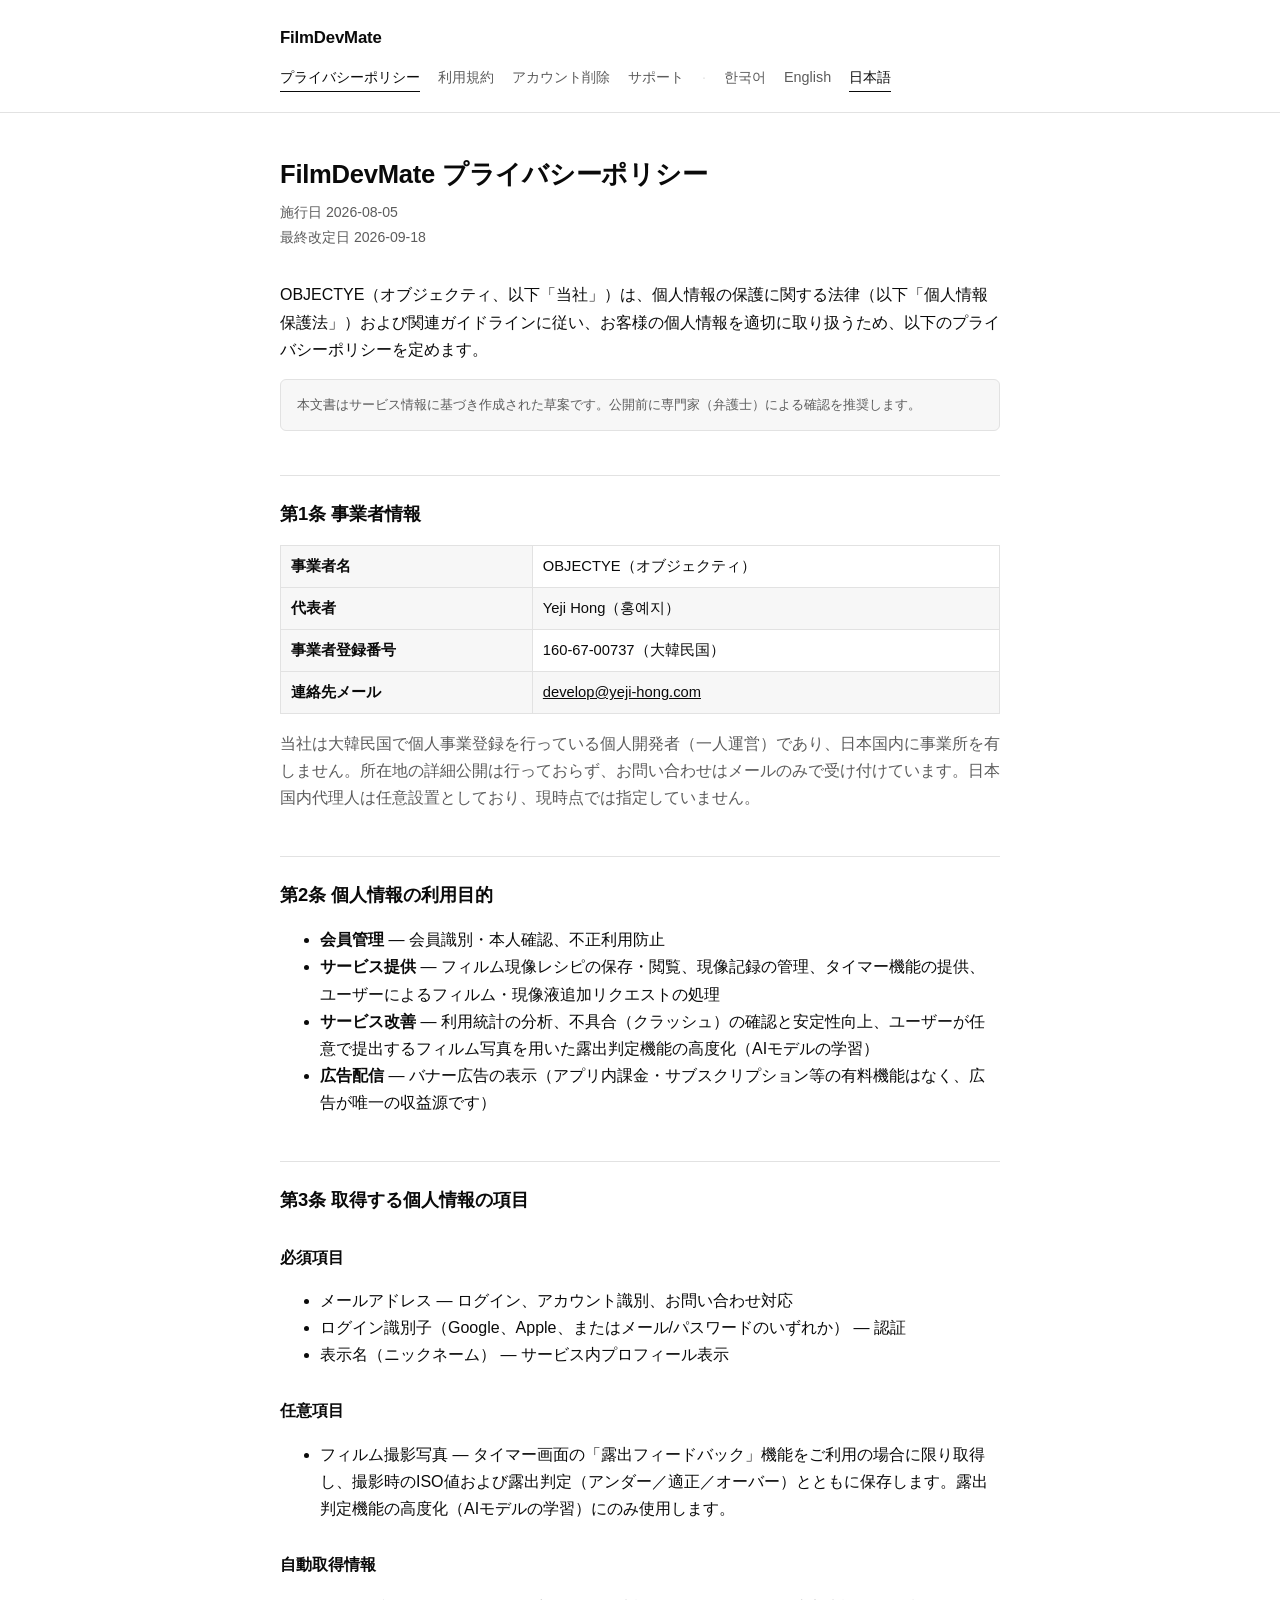
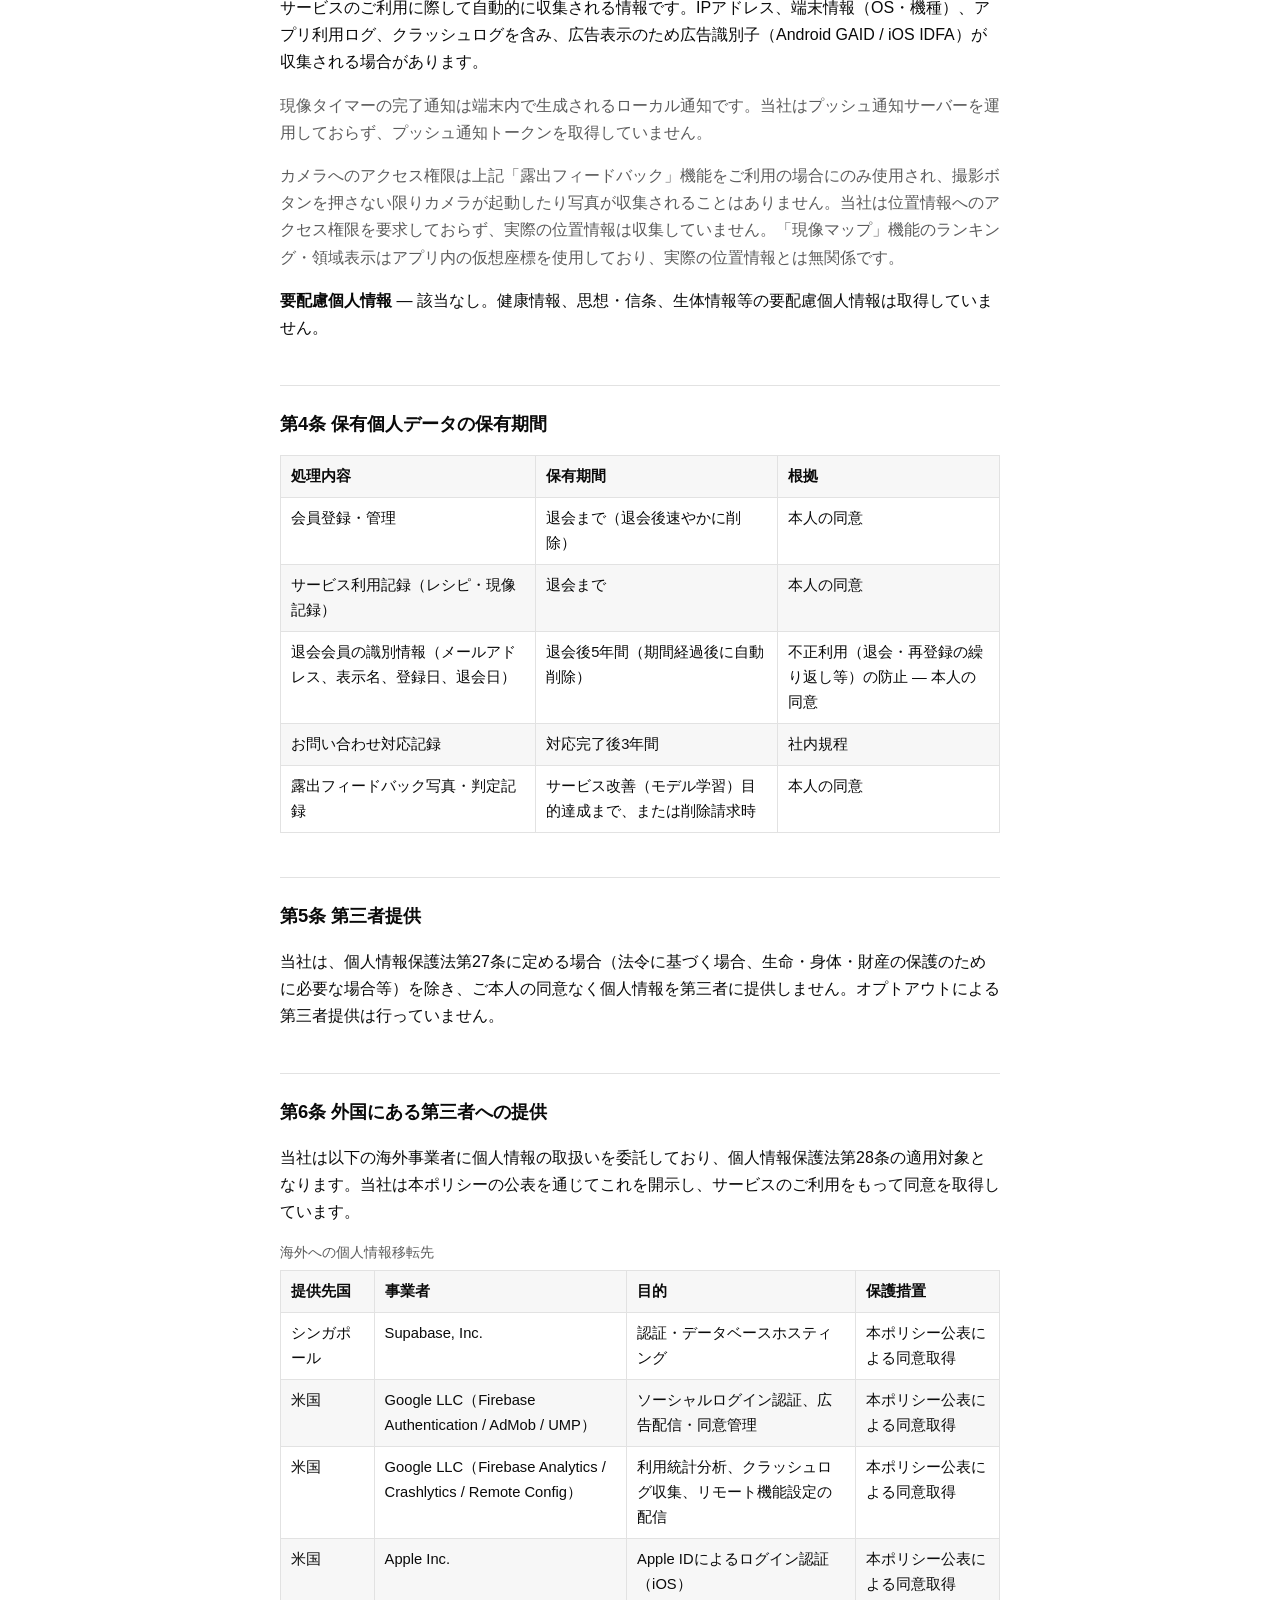
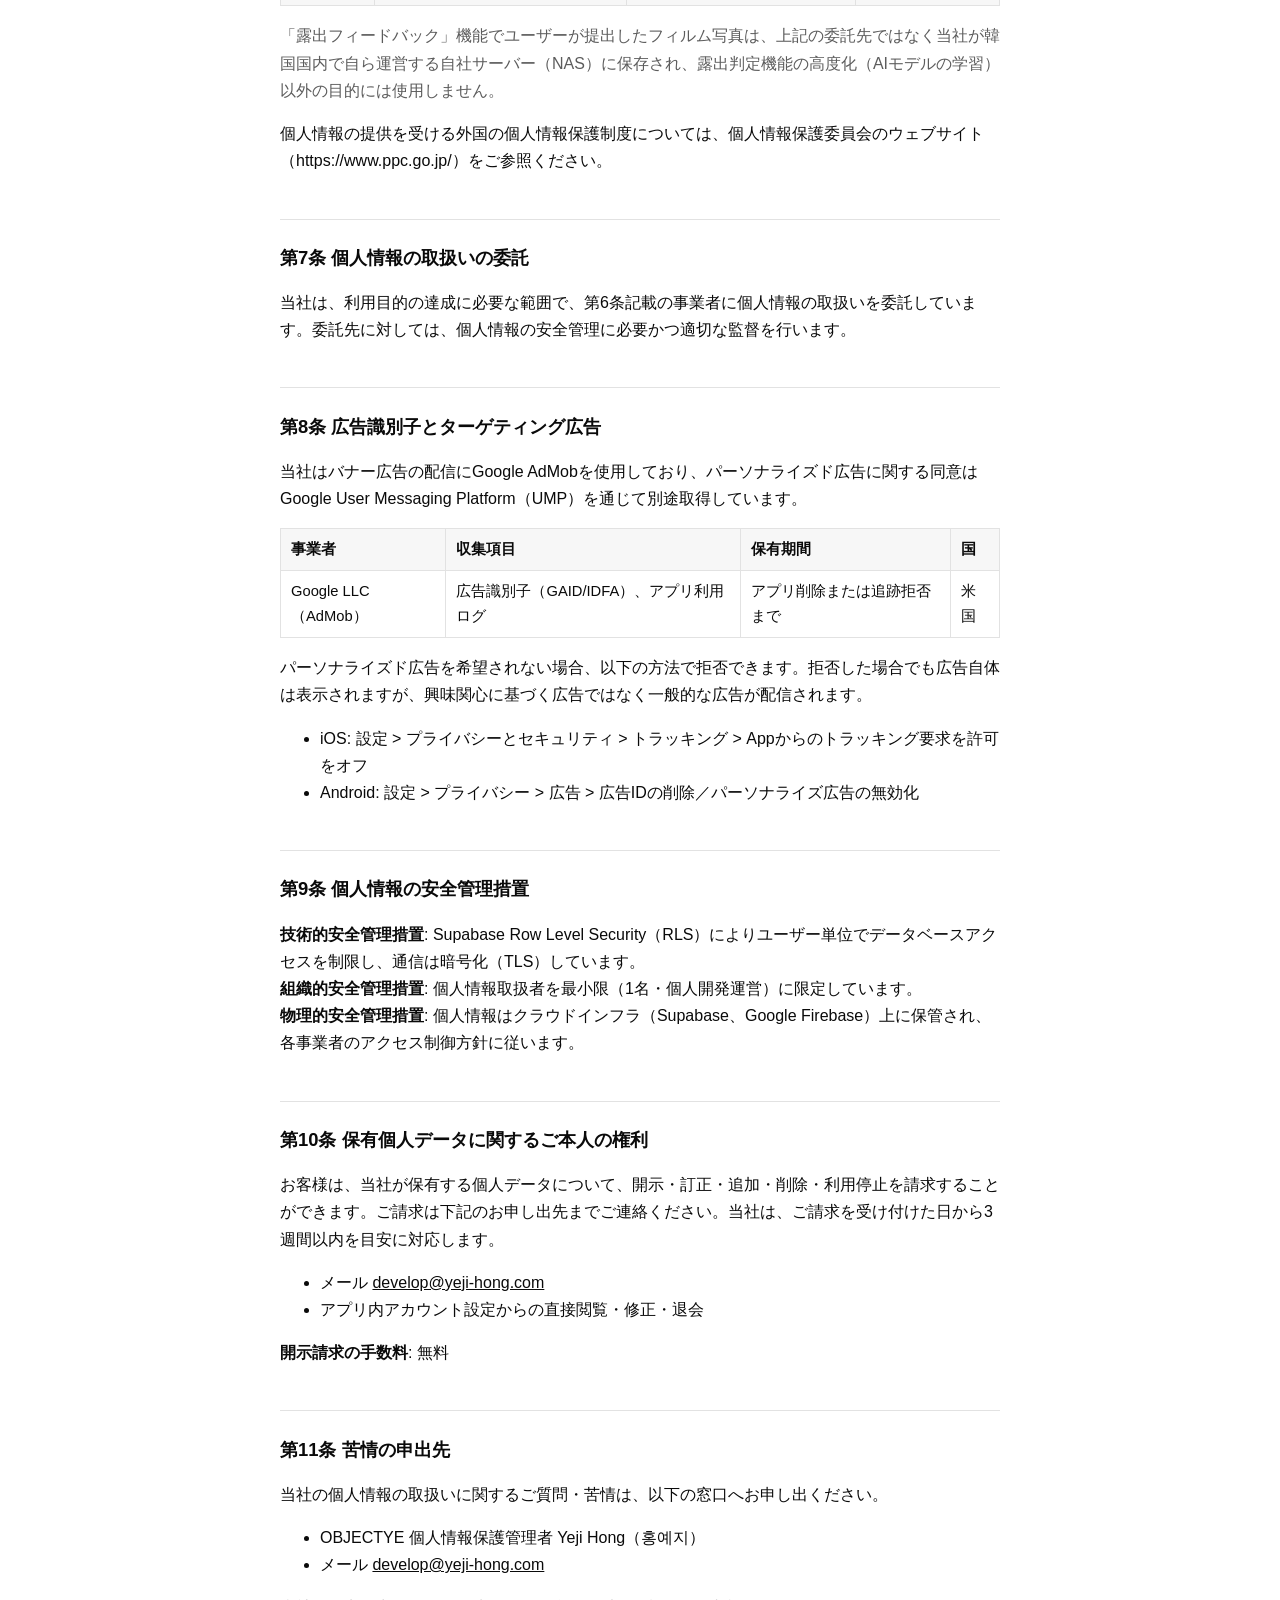
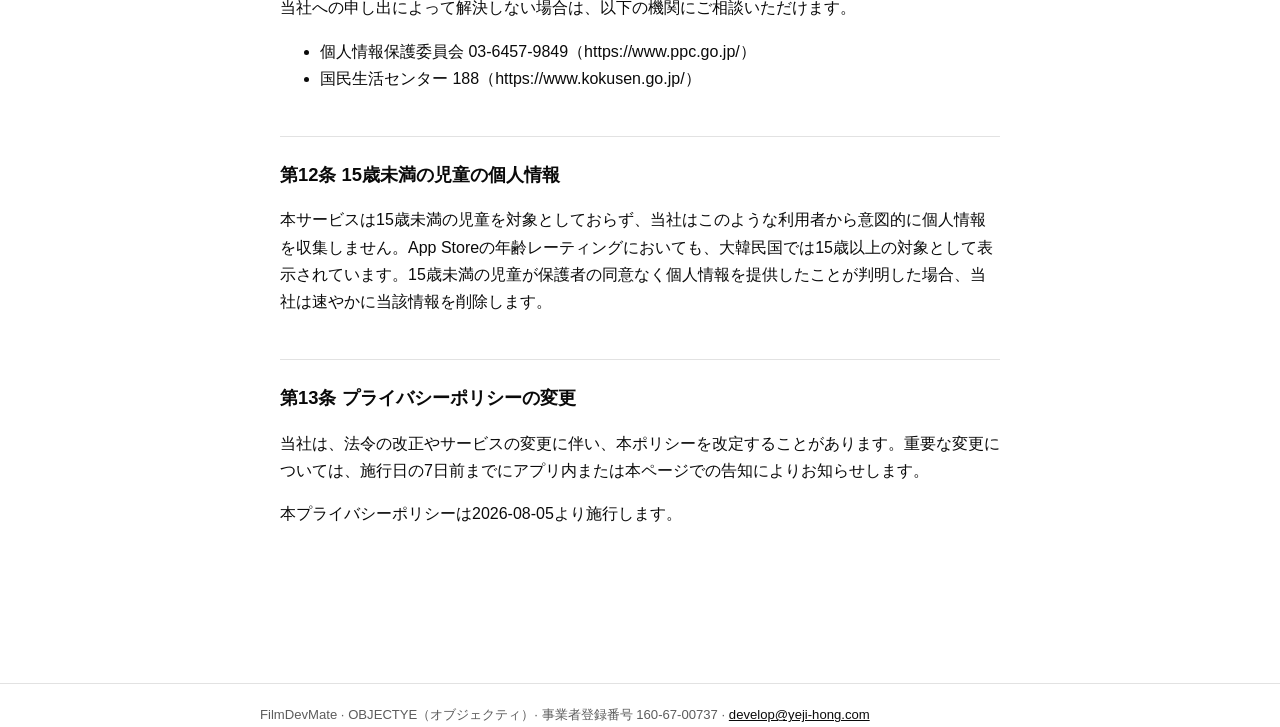
<file: ja/privacy.html>
<!doctype html>
<html lang="ja">
<head>
<meta charset="utf-8">
<meta name="viewport" content="width=device-width, initial-scale=1">
<title>プライバシーポリシー — FilmDevMate</title>
<meta name="robots" content="noindex">
<link rel="stylesheet" href="../assets/style.css">
</head>
<body>
<header class="site">
  <div class="wrap">
    <a class="brand" href="../index.html">FilmDevMate</a>
    <nav class="switch">
      <a href="./privacy.html" class="active">プライバシーポリシー</a>
      <a href="./terms.html">利用規約</a>
      <a href="./delete-account.html">アカウント削除</a>
      <a href="./support.html">サポート</a>
      <span class="sep">·</span>
      <a href="../ko/privacy.html">한국어</a>
      <a href="../en/privacy.html">English</a>
      <a href="../ja/privacy.html" class="active">日本語</a>
    </nav>
  </div>
</header>

<main class="wrap">
<h1>FilmDevMate プライバシーポリシー</h1>
<div class="meta">
  <div>施行日 2026-08-05</div>
  <div>最終改定日 2026-09-18</div>
</div>

<p>OBJECTYE（オブジェクティ、以下「当社」）は、個人情報の保護に関する法律（以下「個人情報保護法」）および関連ガイドラインに従い、お客様の個人情報を適切に取り扱うため、以下のプライバシーポリシーを定めます。</p>

<div class="callout legal-note">
本文書はサービス情報に基づき作成された草案です。公開前に専門家（弁護士）による確認を推奨します。
</div>

<h2>第1条 事業者情報</h2>
<table>
<tbody>
<tr><th>事業者名</th><td>OBJECTYE（オブジェクティ）</td></tr>
<tr><th>代表者</th><td>Yeji Hong（홍예지）</td></tr>
<tr><th>事業者登録番号</th><td>160-67-00737（大韓民国）</td></tr>
<tr><th>連絡先メール</th><td><a href="mailto:develop@yeji-hong.com">develop@yeji-hong.com</a></td></tr>
</tbody>
</table>
<p class="muted">当社は大韓民国で個人事業登録を行っている個人開発者（一人運営）であり、日本国内に事業所を有しません。所在地の詳細公開は行っておらず、お問い合わせはメールのみで受け付けています。日本国内代理人は任意設置としており、現時点では指定していません。</p>

<h2>第2条 個人情報の利用目的</h2>
<ul>
<li><strong>会員管理</strong> — 会員識別・本人確認、不正利用防止</li>
<li><strong>サービス提供</strong> — フィルム現像レシピの保存・閲覧、現像記録の管理、タイマー機能の提供、ユーザーによるフィルム・現像液追加リクエストの処理</li>
<li><strong>サービス改善</strong> — 利用統計の分析、不具合（クラッシュ）の確認と安定性向上、ユーザーが任意で提出するフィルム写真を用いた露出判定機能の高度化（AIモデルの学習）</li>
<li><strong>広告配信</strong> — バナー広告の表示（アプリ内課金・サブスクリプション等の有料機能はなく、広告が唯一の収益源です）</li>
</ul>

<h2>第3条 取得する個人情報の項目</h2>
<h3>必須項目</h3>
<ul>
<li>メールアドレス — ログイン、アカウント識別、お問い合わせ対応</li>
<li>ログイン識別子（Google、Apple、またはメール/パスワードのいずれか） — 認証</li>
<li>表示名（ニックネーム） — サービス内プロフィール表示</li>
</ul>
<h3>任意項目</h3>
<ul>
<li>フィルム撮影写真 — タイマー画面の「露出フィードバック」機能をご利用の場合に限り取得し、撮影時のISO値および露出判定（アンダー／適正／オーバー）とともに保存します。露出判定機能の高度化（AIモデルの学習）にのみ使用します。</li>
</ul>

<h3>自動取得情報</h3>
<p>サービスのご利用に際して自動的に収集される情報です。IPアドレス、端末情報（OS・機種）、アプリ利用ログ、クラッシュログを含み、広告表示のため広告識別子（Android GAID / iOS IDFA）が収集される場合があります。</p>
<p class="muted">現像タイマーの完了通知は端末内で生成されるローカル通知です。当社はプッシュ通知サーバーを運用しておらず、プッシュ通知トークンを取得していません。</p>
<p class="muted">カメラへのアクセス権限は上記「露出フィードバック」機能をご利用の場合にのみ使用され、撮影ボタンを押さない限りカメラが起動したり写真が収集されることはありません。当社は位置情報へのアクセス権限を要求しておらず、実際の位置情報は収集していません。「現像マップ」機能のランキング・領域表示はアプリ内の仮想座標を使用しており、実際の位置情報とは無関係です。</p>
<p><strong>要配慮個人情報</strong> — 該当なし。健康情報、思想・信条、生体情報等の要配慮個人情報は取得していません。</p>

<h2>第4条 保有個人データの保有期間</h2>
<table>
<thead><tr><th>処理内容</th><th>保有期間</th><th>根拠</th></tr></thead>
<tbody>
<tr><td>会員登録・管理</td><td>退会まで（退会後速やかに削除）</td><td>本人の同意</td></tr>
<tr><td>サービス利用記録（レシピ・現像記録）</td><td>退会まで</td><td>本人の同意</td></tr>
<tr><td>退会会員の識別情報（メールアドレス、表示名、登録日、退会日）</td><td>退会後5年間（期間経過後に自動削除）</td><td>不正利用（退会・再登録の繰り返し等）の防止 — 本人の同意</td></tr>
<tr><td>お問い合わせ対応記録</td><td>対応完了後3年間</td><td>社内規程</td></tr>
<tr><td>露出フィードバック写真・判定記録</td><td>サービス改善（モデル学習）目的達成まで、または削除請求時</td><td>本人の同意</td></tr>
</tbody>
</table>

<h2>第5条 第三者提供</h2>
<p>当社は、個人情報保護法第27条に定める場合（法令に基づく場合、生命・身体・財産の保護のために必要な場合等）を除き、ご本人の同意なく個人情報を第三者に提供しません。オプトアウトによる第三者提供は行っていません。</p>

<h2>第6条 外国にある第三者への提供</h2>
<p>当社は以下の海外事業者に個人情報の取扱いを委託しており、個人情報保護法第28条の適用対象となります。当社は本ポリシーの公表を通じてこれを開示し、サービスのご利用をもって同意を取得しています。</p>
<table>
<caption>海外への個人情報移転先</caption>
<thead><tr><th>提供先国</th><th>事業者</th><th>目的</th><th>保護措置</th></tr></thead>
<tbody>
<tr><td>シンガポール</td><td>Supabase, Inc.</td><td>認証・データベースホスティング</td><td>本ポリシー公表による同意取得</td></tr>
<tr><td>米国</td><td>Google LLC（Firebase Authentication / AdMob / UMP）</td><td>ソーシャルログイン認証、広告配信・同意管理</td><td>本ポリシー公表による同意取得</td></tr>
<tr><td>米国</td><td>Google LLC（Firebase Analytics / Crashlytics / Remote Config）</td><td>利用統計分析、クラッシュログ収集、リモート機能設定の配信</td><td>本ポリシー公表による同意取得</td></tr>
<tr><td>米国</td><td>Apple Inc.</td><td>Apple IDによるログイン認証（iOS）</td><td>本ポリシー公表による同意取得</td></tr>
</tbody>
</table>
<p class="muted">「露出フィードバック」機能でユーザーが提出したフィルム写真は、上記の委託先ではなく当社が韓国国内で自ら運営する自社サーバー（NAS）に保存され、露出判定機能の高度化（AIモデルの学習）以外の目的には使用しません。</p>
<p>個人情報の提供を受ける外国の個人情報保護制度については、個人情報保護委員会のウェブサイト（https://www.ppc.go.jp/）をご参照ください。</p>

<h2>第7条 個人情報の取扱いの委託</h2>
<p>当社は、利用目的の達成に必要な範囲で、第6条記載の事業者に個人情報の取扱いを委託しています。委託先に対しては、個人情報の安全管理に必要かつ適切な監督を行います。</p>

<h2>第8条 広告識別子とターゲティング広告</h2>
<p>当社はバナー広告の配信にGoogle AdMobを使用しており、パーソナライズド広告に関する同意はGoogle User Messaging Platform（UMP）を通じて別途取得しています。</p>
<table>
<thead><tr><th>事業者</th><th>収集項目</th><th>保有期間</th><th>国</th></tr></thead>
<tbody>
<tr><td>Google LLC（AdMob）</td><td>広告識別子（GAID/IDFA）、アプリ利用ログ</td><td>アプリ削除または追跡拒否まで</td><td>米国</td></tr>
</tbody>
</table>
<p>パーソナライズド広告を希望されない場合、以下の方法で拒否できます。拒否した場合でも広告自体は表示されますが、興味関心に基づく広告ではなく一般的な広告が配信されます。</p>
<ul>
<li>iOS: 設定 &gt; プライバシーとセキュリティ &gt; トラッキング &gt; Appからのトラッキング要求を許可をオフ</li>
<li>Android: 設定 &gt; プライバシー &gt; 広告 &gt; 広告IDの削除／パーソナライズ広告の無効化</li>
</ul>

<h2>第9条 個人情報の安全管理措置</h2>
<p><strong>技術的安全管理措置</strong>: Supabase Row Level Security（RLS）によりユーザー単位でデータベースアクセスを制限し、通信は暗号化（TLS）しています。<br>
<strong>組織的安全管理措置</strong>: 個人情報取扱者を最小限（1名・個人開発運営）に限定しています。<br>
<strong>物理的安全管理措置</strong>: 個人情報はクラウドインフラ（Supabase、Google Firebase）上に保管され、各事業者のアクセス制御方針に従います。</p>

<h2>第10条 保有個人データに関するご本人の権利</h2>
<p>お客様は、当社が保有する個人データについて、開示・訂正・追加・削除・利用停止を請求することができます。ご請求は下記のお申し出先までご連絡ください。当社は、ご請求を受け付けた日から3週間以内を目安に対応します。</p>
<ul>
<li>メール <a href="mailto:develop@yeji-hong.com">develop@yeji-hong.com</a></li>
<li>アプリ内アカウント設定からの直接閲覧・修正・退会</li>
</ul>
<p><strong>開示請求の手数料</strong>: 無料</p>

<h2>第11条 苦情の申出先</h2>
<p>当社の個人情報の取扱いに関するご質問・苦情は、以下の窓口へお申し出ください。</p>
<ul>
<li>OBJECTYE 個人情報保護管理者 Yeji Hong（홍예지）</li>
<li>メール <a href="mailto:develop@yeji-hong.com">develop@yeji-hong.com</a></li>
</ul>
<p>当社への申し出によって解決しない場合は、以下の機関にご相談いただけます。</p>
<ul>
<li>個人情報保護委員会 03-6457-9849（https://www.ppc.go.jp/）</li>
<li>国民生活センター 188（https://www.kokusen.go.jp/）</li>
</ul>

<h2>第12条 15歳未満の児童の個人情報</h2>
<p>本サービスは15歳未満の児童を対象としておらず、当社はこのような利用者から意図的に個人情報を収集しません。App Storeの年齢レーティングにおいても、大韓民国では15歳以上の対象として表示されています。15歳未満の児童が保護者の同意なく個人情報を提供したことが判明した場合、当社は速やかに当該情報を削除します。</p>

<h2>第13条 プライバシーポリシーの変更</h2>
<p>当社は、法令の改正やサービスの変更に伴い、本ポリシーを改定することがあります。重要な変更については、施行日の7日前までにアプリ内または本ページでの告知によりお知らせします。</p><p>本プライバシーポリシーは2026-08-05より施行します。</p>
</main>

<footer class="site"><div class="wrap">
FilmDevMate · OBJECTYE（オブジェクティ）· 事業者登録番号 160-67-00737 · <a href="mailto:develop@yeji-hong.com">develop@yeji-hong.com</a>
</div></footer>
</body>
</html>
</file>
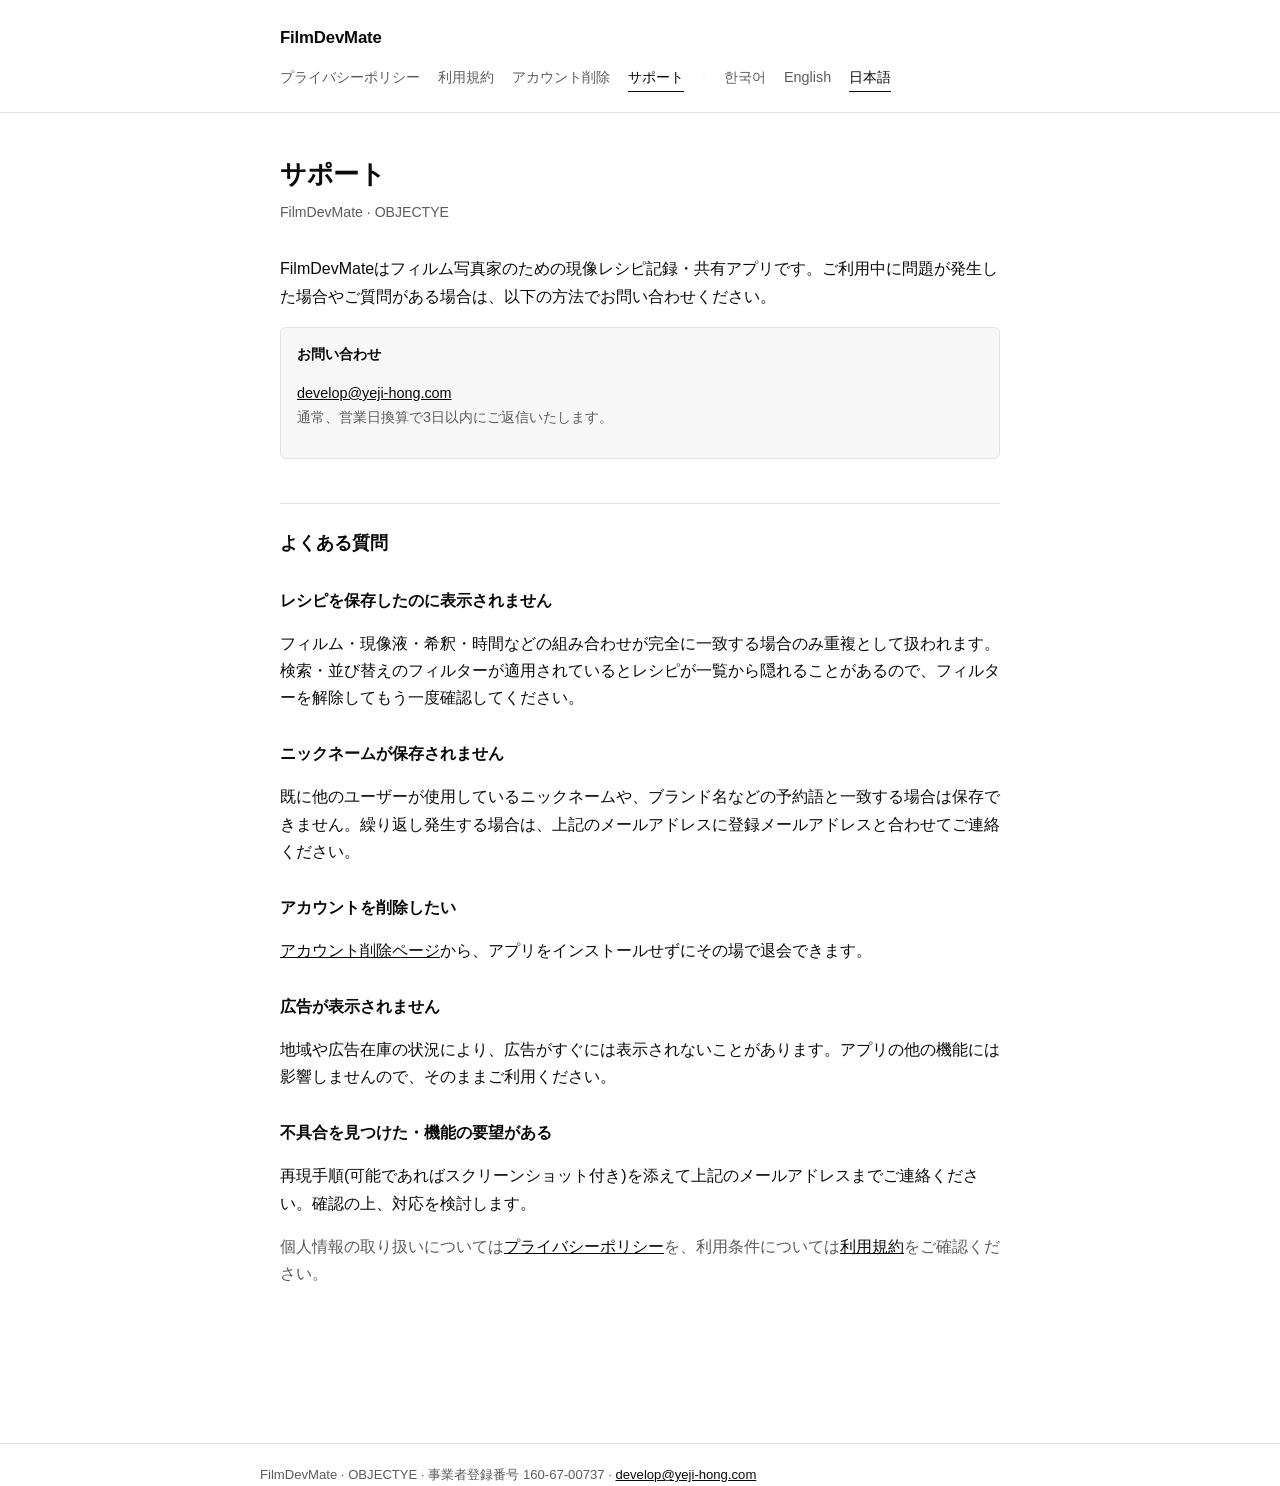
<file: ja/support.html>
<!doctype html>
<html lang="ja">
<head>
<meta charset="utf-8">
<meta name="viewport" content="width=device-width, initial-scale=1">
<title>サポート — FilmDevMate</title>
<meta name="robots" content="noindex">
<link rel="stylesheet" href="../assets/style.css">
</head>
<body>
<header class="site">
  <div class="wrap">
    <a class="brand" href="../index.html">FilmDevMate</a>
    <nav class="switch">
      <a href="./privacy.html">プライバシーポリシー</a>
      <a href="./terms.html">利用規約</a>
      <a href="./delete-account.html">アカウント削除</a>
      <a href="./support.html" class="active">サポート</a>
      <span class="sep">·</span>
      <a href="../ko/support.html">한국어</a>
      <a href="../en/support.html">English</a>
      <a href="../ja/support.html" class="active">日本語</a>
    </nav>
  </div>
</header>

<main class="wrap">
<h1>サポート</h1>
<div class="meta">
  <div>FilmDevMate · OBJECTYE</div>
</div>

<p>FilmDevMateはフィルム写真家のための現像レシピ記録・共有アプリです。ご利用中に問題が発生した場合やご質問がある場合は、以下の方法でお問い合わせください。</p>

<div class="callout">
<strong>お問い合わせ</strong>
<p><a href="mailto:develop@yeji-hong.com?subject=FilmDevMate%20%E3%82%B5%E3%83%9D%E3%83%BC%E3%83%88">develop@yeji-hong.com</a><br>
<span class="muted">通常、営業日換算で3日以内にご返信いたします。</span></p>
</div>

<h2>よくある質問</h2>

<h3>レシピを保存したのに表示されません</h3>
<p>フィルム・現像液・希釈・時間などの組み合わせが完全に一致する場合のみ重複として扱われます。検索・並び替えのフィルターが適用されているとレシピが一覧から隠れることがあるので、フィルターを解除してもう一度確認してください。</p>

<h3>ニックネームが保存されません</h3>
<p>既に他のユーザーが使用しているニックネームや、ブランド名などの予約語と一致する場合は保存できません。繰り返し発生する場合は、上記のメールアドレスに登録メールアドレスと合わせてご連絡ください。</p>

<h3>アカウントを削除したい</h3>
<p><a href="./delete-account.html">アカウント削除ページ</a>から、アプリをインストールせずにその場で退会できます。</p>

<h3>広告が表示されません</h3>
<p>地域や広告在庫の状況により、広告がすぐには表示されないことがあります。アプリの他の機能には影響しませんので、そのままご利用ください。</p>

<h3>不具合を見つけた・機能の要望がある</h3>
<p>再現手順(可能であればスクリーンショット付き)を添えて上記のメールアドレスまでご連絡ください。確認の上、対応を検討します。</p>

<p class="muted">個人情報の取り扱いについては<a href="./privacy.html">プライバシーポリシー</a>を、利用条件については<a href="./terms.html">利用規約</a>をご確認ください。</p>
</main>

<footer class="site"><div class="wrap">
FilmDevMate · OBJECTYE · 事業者登録番号 160-67-00737 · <a href="mailto:develop@yeji-hong.com">develop@yeji-hong.com</a>
</div></footer>
</body>
</html>
</file>
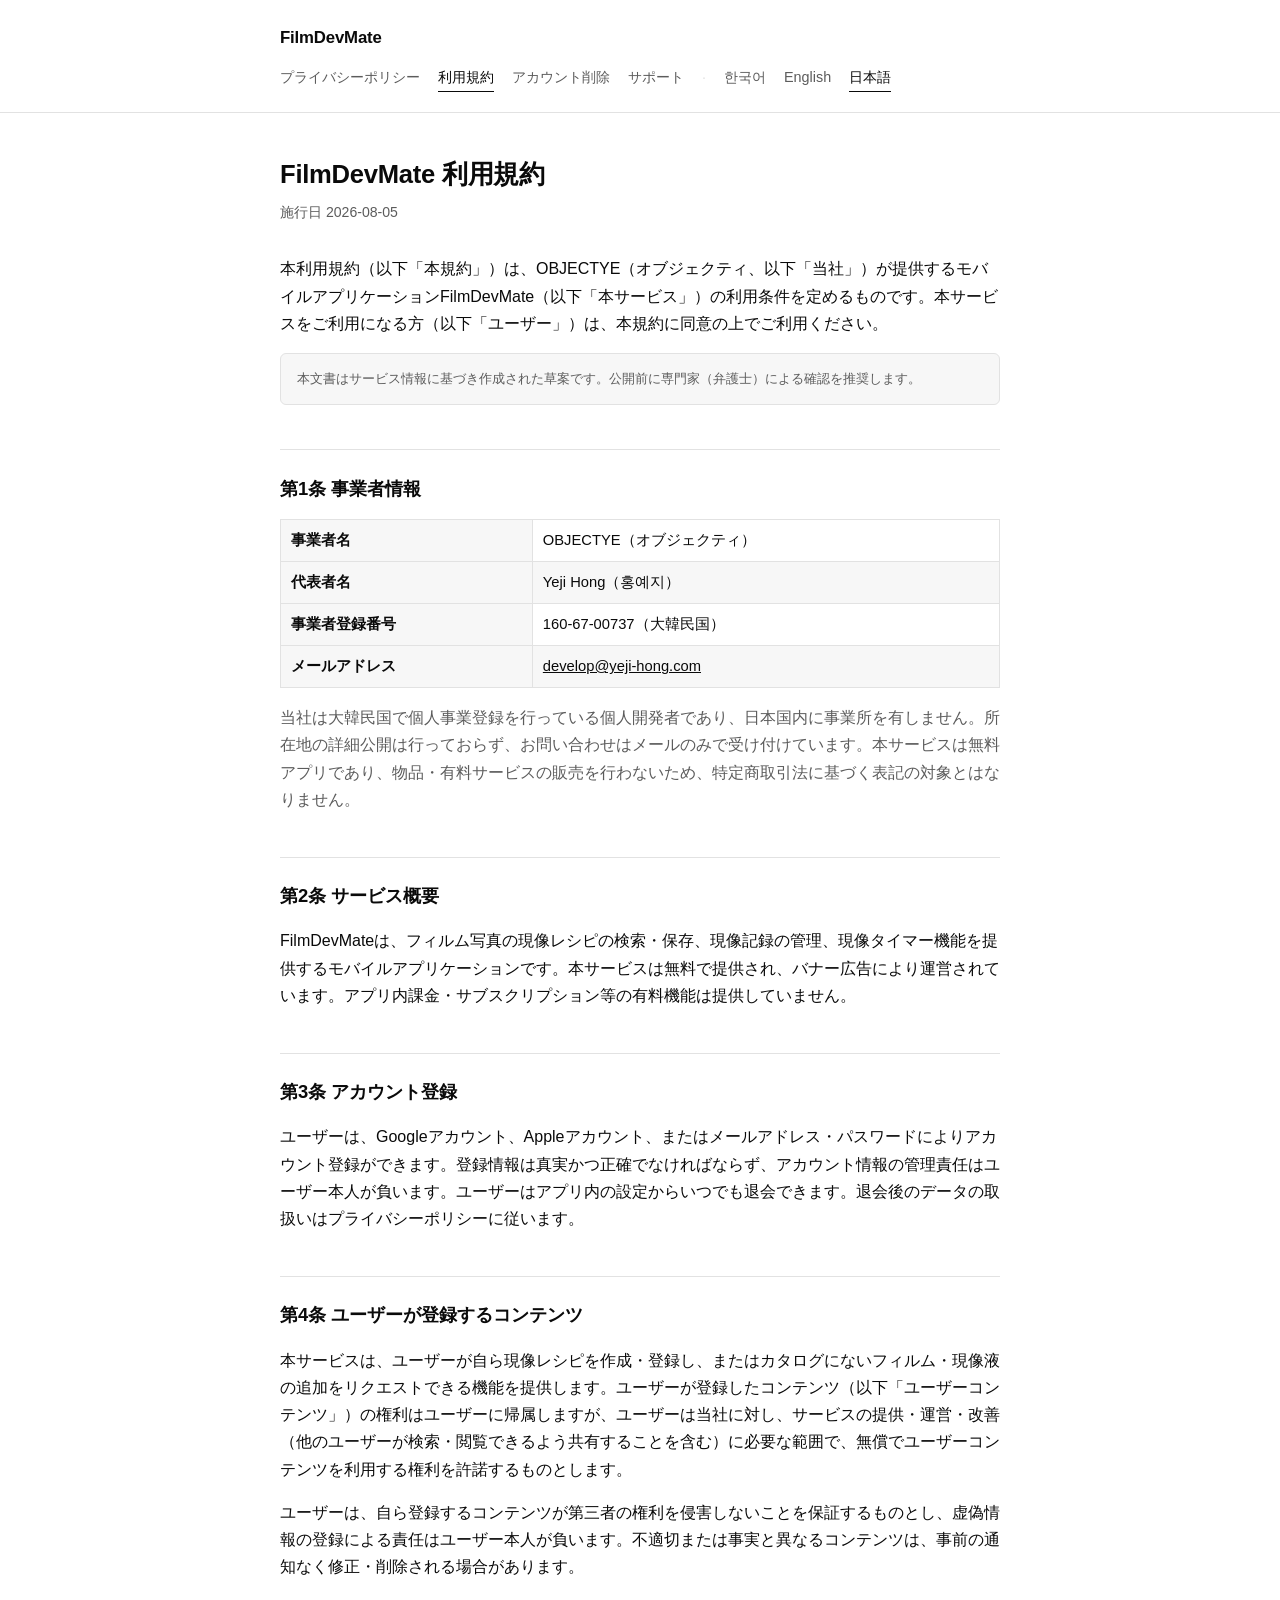
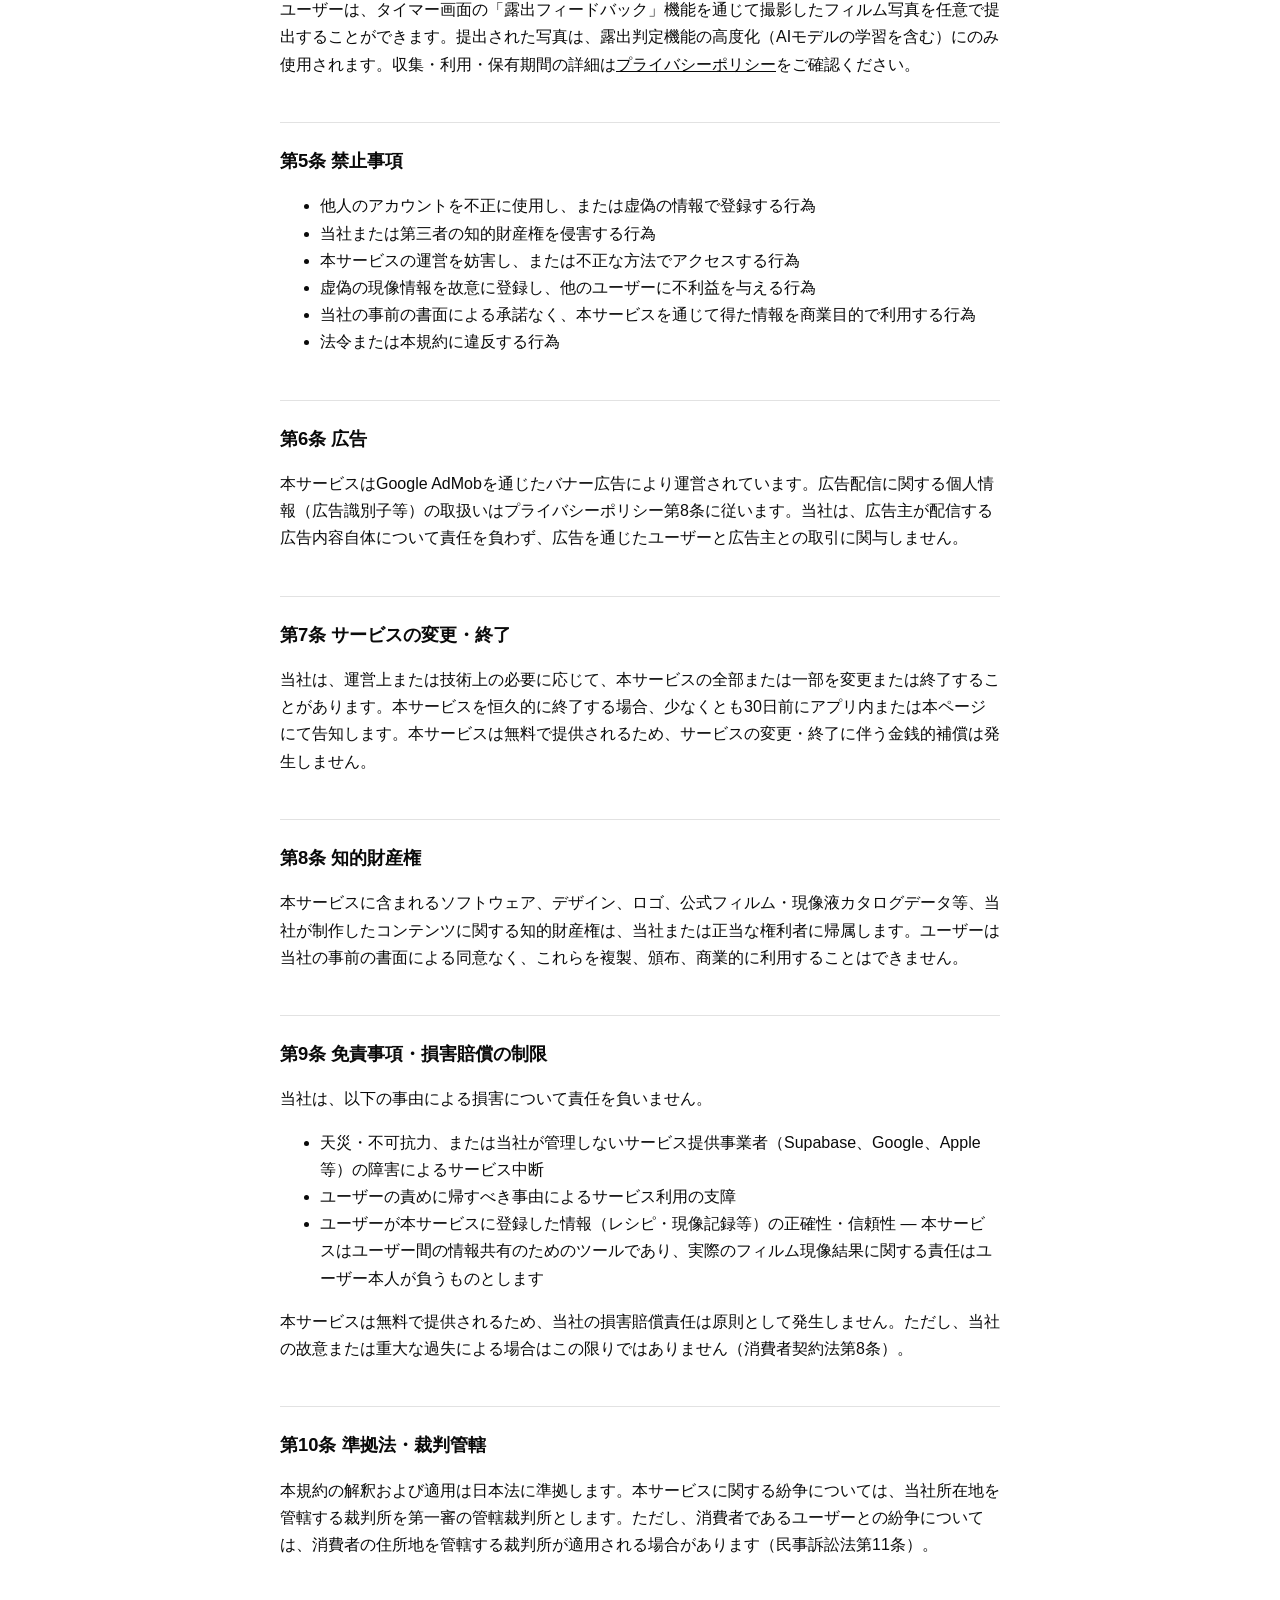
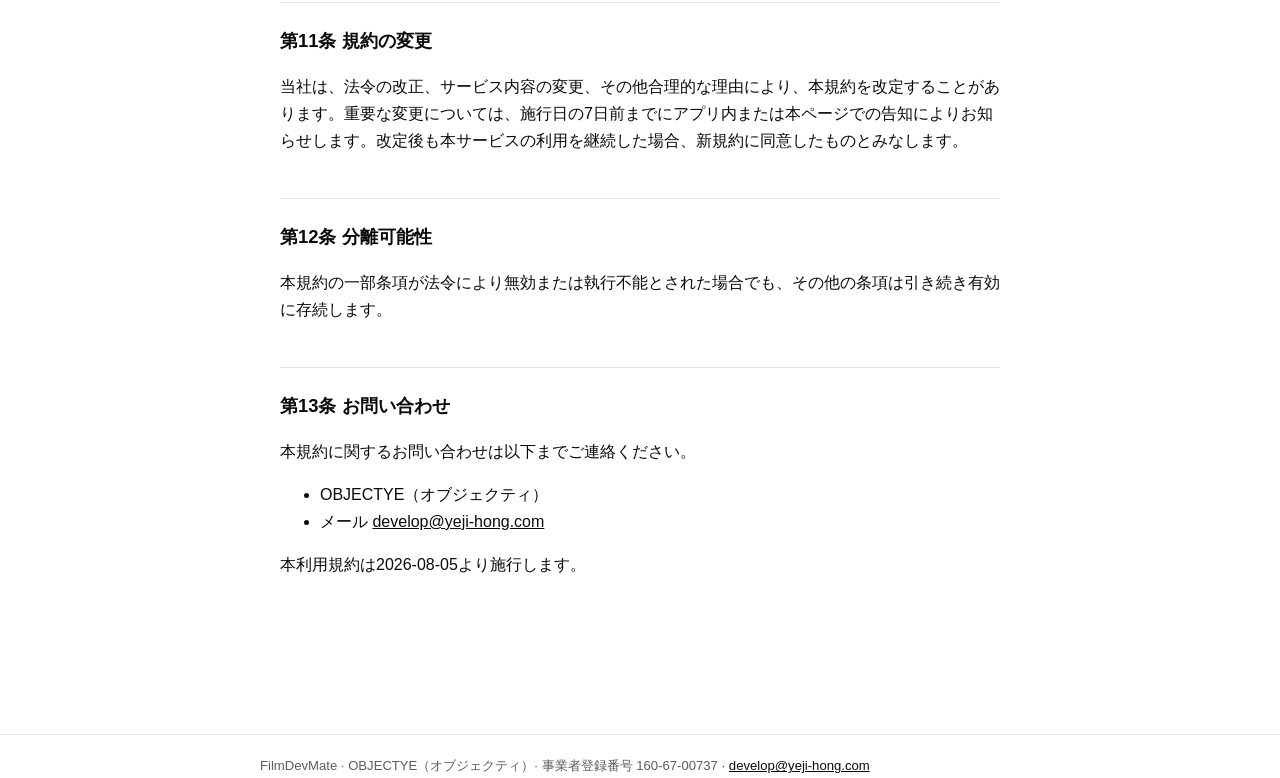
<file: ja/terms.html>
<!doctype html>
<html lang="ja">
<head>
<meta charset="utf-8">
<meta name="viewport" content="width=device-width, initial-scale=1">
<title>利用規約 — FilmDevMate</title>
<meta name="robots" content="noindex">
<link rel="stylesheet" href="../assets/style.css">
</head>
<body>
<header class="site">
  <div class="wrap">
    <a class="brand" href="../index.html">FilmDevMate</a>
    <nav class="switch">
      <a href="./privacy.html">プライバシーポリシー</a>
      <a href="./terms.html" class="active">利用規約</a>
      <a href="./delete-account.html">アカウント削除</a>
      <a href="./support.html">サポート</a>
      <span class="sep">·</span>
      <a href="../ko/terms.html">한국어</a>
      <a href="../en/terms.html">English</a>
      <a href="../ja/terms.html" class="active">日本語</a>
    </nav>
  </div>
</header>

<main class="wrap">
<h1>FilmDevMate 利用規約</h1>
<div class="meta"><div>施行日 2026-08-05</div></div>

<p>本利用規約（以下「本規約」）は、OBJECTYE（オブジェクティ、以下「当社」）が提供するモバイルアプリケーションFilmDevMate（以下「本サービス」）の利用条件を定めるものです。本サービスをご利用になる方（以下「ユーザー」）は、本規約に同意の上でご利用ください。</p>

<div class="callout legal-note">
本文書はサービス情報に基づき作成された草案です。公開前に専門家（弁護士）による確認を推奨します。
</div>

<h2>第1条 事業者情報</h2>
<table>
<tbody>
<tr><th>事業者名</th><td>OBJECTYE（オブジェクティ）</td></tr>
<tr><th>代表者名</th><td>Yeji Hong（홍예지）</td></tr>
<tr><th>事業者登録番号</th><td>160-67-00737（大韓民国）</td></tr>
<tr><th>メールアドレス</th><td><a href="mailto:develop@yeji-hong.com">develop@yeji-hong.com</a></td></tr>
</tbody>
</table>
<p class="muted">当社は大韓民国で個人事業登録を行っている個人開発者であり、日本国内に事業所を有しません。所在地の詳細公開は行っておらず、お問い合わせはメールのみで受け付けています。本サービスは無料アプリであり、物品・有料サービスの販売を行わないため、特定商取引法に基づく表記の対象とはなりません。</p>

<h2>第2条 サービス概要</h2>
<p>FilmDevMateは、フィルム写真の現像レシピの検索・保存、現像記録の管理、現像タイマー機能を提供するモバイルアプリケーションです。本サービスは無料で提供され、バナー広告により運営されています。アプリ内課金・サブスクリプション等の有料機能は提供していません。</p>

<h2>第3条 アカウント登録</h2>
<p>ユーザーは、Googleアカウント、Appleアカウント、またはメールアドレス・パスワードによりアカウント登録ができます。登録情報は真実かつ正確でなければならず、アカウント情報の管理責任はユーザー本人が負います。ユーザーはアプリ内の設定からいつでも退会できます。退会後のデータの取扱いはプライバシーポリシーに従います。</p>

<h2>第4条 ユーザーが登録するコンテンツ</h2>
<p>本サービスは、ユーザーが自ら現像レシピを作成・登録し、またはカタログにないフィルム・現像液の追加をリクエストできる機能を提供します。ユーザーが登録したコンテンツ（以下「ユーザーコンテンツ」）の権利はユーザーに帰属しますが、ユーザーは当社に対し、サービスの提供・運営・改善（他のユーザーが検索・閲覧できるよう共有することを含む）に必要な範囲で、無償でユーザーコンテンツを利用する権利を許諾するものとします。</p>
<p>ユーザーは、自ら登録するコンテンツが第三者の権利を侵害しないことを保証するものとし、虚偽情報の登録による責任はユーザー本人が負います。不適切または事実と異なるコンテンツは、事前の通知なく修正・削除される場合があります。</p>
<p>ユーザーは、タイマー画面の「露出フィードバック」機能を通じて撮影したフィルム写真を任意で提出することができます。提出された写真は、露出判定機能の高度化（AIモデルの学習を含む）にのみ使用されます。収集・利用・保有期間の詳細は<a href="./privacy.html">プライバシーポリシー</a>をご確認ください。</p>

<h2>第5条 禁止事項</h2>
<ul>
<li>他人のアカウントを不正に使用し、または虚偽の情報で登録する行為</li>
<li>当社または第三者の知的財産権を侵害する行為</li>
<li>本サービスの運営を妨害し、または不正な方法でアクセスする行為</li>
<li>虚偽の現像情報を故意に登録し、他のユーザーに不利益を与える行為</li>
<li>当社の事前の書面による承諾なく、本サービスを通じて得た情報を商業目的で利用する行為</li>
<li>法令または本規約に違反する行為</li>
</ul>

<h2>第6条 広告</h2>
<p>本サービスはGoogle AdMobを通じたバナー広告により運営されています。広告配信に関する個人情報（広告識別子等）の取扱いはプライバシーポリシー第8条に従います。当社は、広告主が配信する広告内容自体について責任を負わず、広告を通じたユーザーと広告主との取引に関与しません。</p>

<h2>第7条 サービスの変更・終了</h2>
<p>当社は、運営上または技術上の必要に応じて、本サービスの全部または一部を変更または終了することがあります。本サービスを恒久的に終了する場合、少なくとも30日前にアプリ内または本ページにて告知します。本サービスは無料で提供されるため、サービスの変更・終了に伴う金銭的補償は発生しません。</p>

<h2>第8条 知的財産権</h2>
<p>本サービスに含まれるソフトウェア、デザイン、ロゴ、公式フィルム・現像液カタログデータ等、当社が制作したコンテンツに関する知的財産権は、当社または正当な権利者に帰属します。ユーザーは当社の事前の書面による同意なく、これらを複製、頒布、商業的に利用することはできません。</p>

<h2>第9条 免責事項・損害賠償の制限</h2>
<p>当社は、以下の事由による損害について責任を負いません。</p>
<ul>
<li>天災・不可抗力、または当社が管理しないサービス提供事業者（Supabase、Google、Apple等）の障害によるサービス中断</li>
<li>ユーザーの責めに帰すべき事由によるサービス利用の支障</li>
<li>ユーザーが本サービスに登録した情報（レシピ・現像記録等）の正確性・信頼性 — 本サービスはユーザー間の情報共有のためのツールであり、実際のフィルム現像結果に関する責任はユーザー本人が負うものとします</li>
</ul>
<p>本サービスは無料で提供されるため、当社の損害賠償責任は原則として発生しません。ただし、当社の故意または重大な過失による場合はこの限りではありません（消費者契約法第8条）。</p>

<h2>第10条 準拠法・裁判管轄</h2>
<p>本規約の解釈および適用は日本法に準拠します。本サービスに関する紛争については、当社所在地を管轄する裁判所を第一審の管轄裁判所とします。ただし、消費者であるユーザーとの紛争については、消費者の住所地を管轄する裁判所が適用される場合があります（民事訴訟法第11条）。</p>

<h2>第11条 規約の変更</h2>
<p>当社は、法令の改正、サービス内容の変更、その他合理的な理由により、本規約を改定することがあります。重要な変更については、施行日の7日前までにアプリ内または本ページでの告知によりお知らせします。改定後も本サービスの利用を継続した場合、新規約に同意したものとみなします。</p>

<h2>第12条 分離可能性</h2>
<p>本規約の一部条項が法令により無効または執行不能とされた場合でも、その他の条項は引き続き有効に存続します。</p>

<h2>第13条 お問い合わせ</h2>
<p>本規約に関するお問い合わせは以下までご連絡ください。</p>
<ul>
<li>OBJECTYE（オブジェクティ）</li>
<li>メール <a href="mailto:develop@yeji-hong.com">develop@yeji-hong.com</a></li>
</ul><p>本利用規約は2026-08-05より施行します。</p>
</main>

<footer class="site"><div class="wrap">
FilmDevMate · OBJECTYE（オブジェクティ）· 事業者登録番号 160-67-00737 · <a href="mailto:develop@yeji-hong.com">develop@yeji-hong.com</a>
</div></footer>
</body>
</html>
</file>
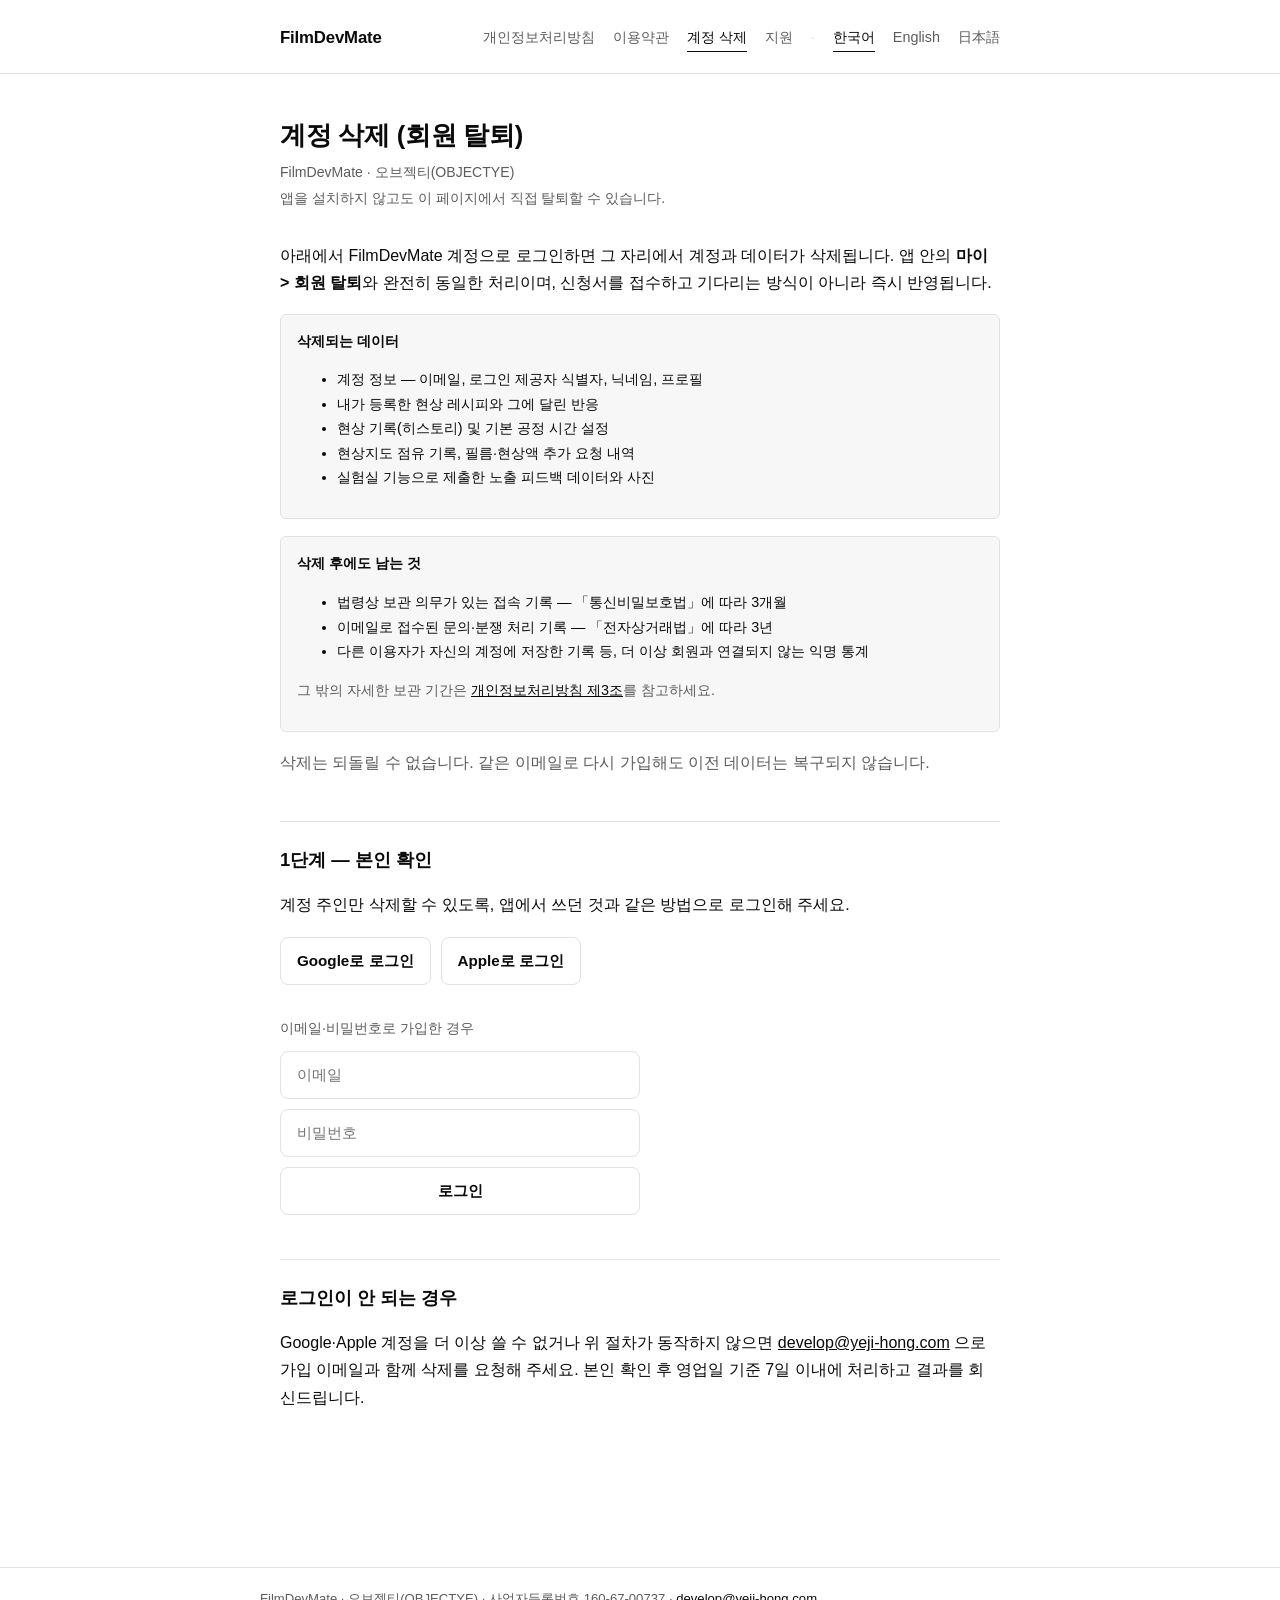
<file: ko/delete-account.html>
<!doctype html>
<html lang="ko">
<head>
<meta charset="utf-8">
<meta name="viewport" content="width=device-width, initial-scale=1">
<title>계정 삭제 — FilmDevMate</title>
<meta name="robots" content="noindex">
<link rel="stylesheet" href="../assets/style.css">
</head>
<body>
<header class="site">
  <div class="wrap">
    <a class="brand" href="../index.html">FilmDevMate</a>
    <nav class="switch">
      <a href="./privacy.html">개인정보처리방침</a>
      <a href="./terms.html">이용약관</a>
      <a href="./delete-account.html" class="active">계정 삭제</a>
      <a href="./support.html">지원</a>
      <span class="sep">·</span>
      <a href="../ko/delete-account.html" class="active">한국어</a>
      <a href="../en/delete-account.html">English</a>
      <a href="../ja/delete-account.html">日本語</a>
    </nav>
  </div>
</header>

<main class="wrap">
<h1>계정 삭제 (회원 탈퇴)</h1>
<div class="meta">
  <div>FilmDevMate · 오브젝티(OBJECTYE)</div>
  <div>앱을 설치하지 않고도 이 페이지에서 직접 탈퇴할 수 있습니다.</div>
</div>

<p>아래에서 FilmDevMate 계정으로 로그인하면 그 자리에서 계정과 데이터가 삭제됩니다. 앱 안의 <strong>마이 &gt; 회원 탈퇴</strong>와 완전히 동일한 처리이며, 신청서를 접수하고 기다리는 방식이 아니라 즉시 반영됩니다.</p>

<div class="callout">
<strong>삭제되는 데이터</strong>
<ul>
  <li>계정 정보 — 이메일, 로그인 제공자 식별자, 닉네임, 프로필</li>
  <li>내가 등록한 현상 레시피와 그에 달린 반응</li>
  <li>현상 기록(히스토리) 및 기본 공정 시간 설정</li>
  <li>현상지도 점유 기록, 필름·현상액 추가 요청 내역</li>
  <li>실험실 기능으로 제출한 노출 피드백 데이터와 사진</li>
</ul>
</div>

<div class="callout">
<strong>삭제 후에도 남는 것</strong>
<ul>
  <li>법령상 보관 의무가 있는 접속 기록 — 「통신비밀보호법」에 따라 3개월</li>
  <li>이메일로 접수된 문의·분쟁 처리 기록 — 「전자상거래법」에 따라 3년</li>
  <li>다른 이용자가 자신의 계정에 저장한 기록 등, 더 이상 회원과 연결되지 않는 익명 통계</li>
</ul>
<p class="muted">그 밖의 자세한 보관 기간은 <a href="./privacy.html">개인정보처리방침 제3조</a>를 참고하세요.</p>
</div>

<p class="muted">삭제는 되돌릴 수 없습니다. 같은 이메일로 다시 가입해도 이전 데이터는 복구되지 않습니다.</p>

<div class="callout legal-note" id="da-error" hidden></div>

<section id="step-signin">
  <h2>1단계 — 본인 확인</h2>
  <p>계정 주인만 삭제할 수 있도록, 앱에서 쓰던 것과 같은 방법으로 로그인해 주세요.</p>
  <div class="authbuttons">
    <button type="button" id="da-google">Google로 로그인</button>
    <button type="button" id="da-apple">Apple로 로그인</button>
  </div>
  <form id="da-password-form" class="authform">
    <p class="muted">이메일·비밀번호로 가입한 경우</p>
    <input type="email" id="da-email" placeholder="이메일" autocomplete="email" required>
    <input type="password" id="da-password" placeholder="비밀번호" autocomplete="current-password" required>
    <button type="submit">로그인</button>
  </form>
</section>

<section id="step-confirm" hidden>
  <h2>2단계 — 삭제 확인</h2>
  <p>다음 계정으로 로그인되었습니다.</p>
  <p><strong id="da-account"></strong></p>
  <label class="checkline">
    <input type="checkbox" id="da-confirm-check">
    위 계정과 관련 데이터가 영구적으로 삭제되며 되돌릴 수 없음을 이해했습니다.
  </label>
  <p>확인을 위해 <strong>삭제</strong> 를 입력해 주세요.</p>
  <input type="text" id="da-confirm-input" autocomplete="off" aria-label="확인 문구">
  <div class="authbuttons">
    <button type="button" id="da-delete-button" class="danger" disabled>계정 영구 삭제</button>
    <button type="button" id="da-cancel-button">취소</button>
  </div>
</section>

<section id="step-done" hidden>
  <h2>삭제 완료</h2>
  <p>계정과 관련 데이터가 삭제되었습니다. 그동안 FilmDevMate를 이용해 주셔서 감사합니다.</p>
  <p class="muted">앱이 아직 설치되어 있다면 앱을 삭제해 주세요. 남아 있는 로그인 정보는 다음 실행 때 자동으로 만료됩니다.</p>
</section>

<h2>로그인이 안 되는 경우</h2>
<p>Google·Apple 계정을 더 이상 쓸 수 없거나 위 절차가 동작하지 않으면 <a href="mailto:develop@yeji-hong.com?subject=FilmDevMate%20%EA%B3%84%EC%A0%95%20%EC%82%AD%EC%A0%9C%20%EC%9A%94%EC%B2%AD">develop@yeji-hong.com</a> 으로 가입 이메일과 함께 삭제를 요청해 주세요. 본인 확인 후 영업일 기준 7일 이내에 처리하고 결과를 회신드립니다.</p>
</main>

<footer class="site"><div class="wrap">
FilmDevMate · 오브젝티(OBJECTYE) · 사업자등록번호 160-67-00737 · <a href="mailto:develop@yeji-hong.com">develop@yeji-hong.com</a>
</div></footer>

<script>
  window.DA_STRINGS = {
    confirmWord: "삭제",
    errorSignIn: "로그인에 실패했습니다. 이메일과 비밀번호를 확인해 주세요.",
    errorSession: "로그인 정보를 확인하지 못했습니다. 다시 로그인해 주세요.",
    errorDelete: "삭제에 실패했습니다. 잠시 후 다시 시도하거나 develop@yeji-hong.com 으로 문의해 주세요.",
  };
</script>
<script src="../assets/delete-account.js"></script>
</body>
</html>
</file>
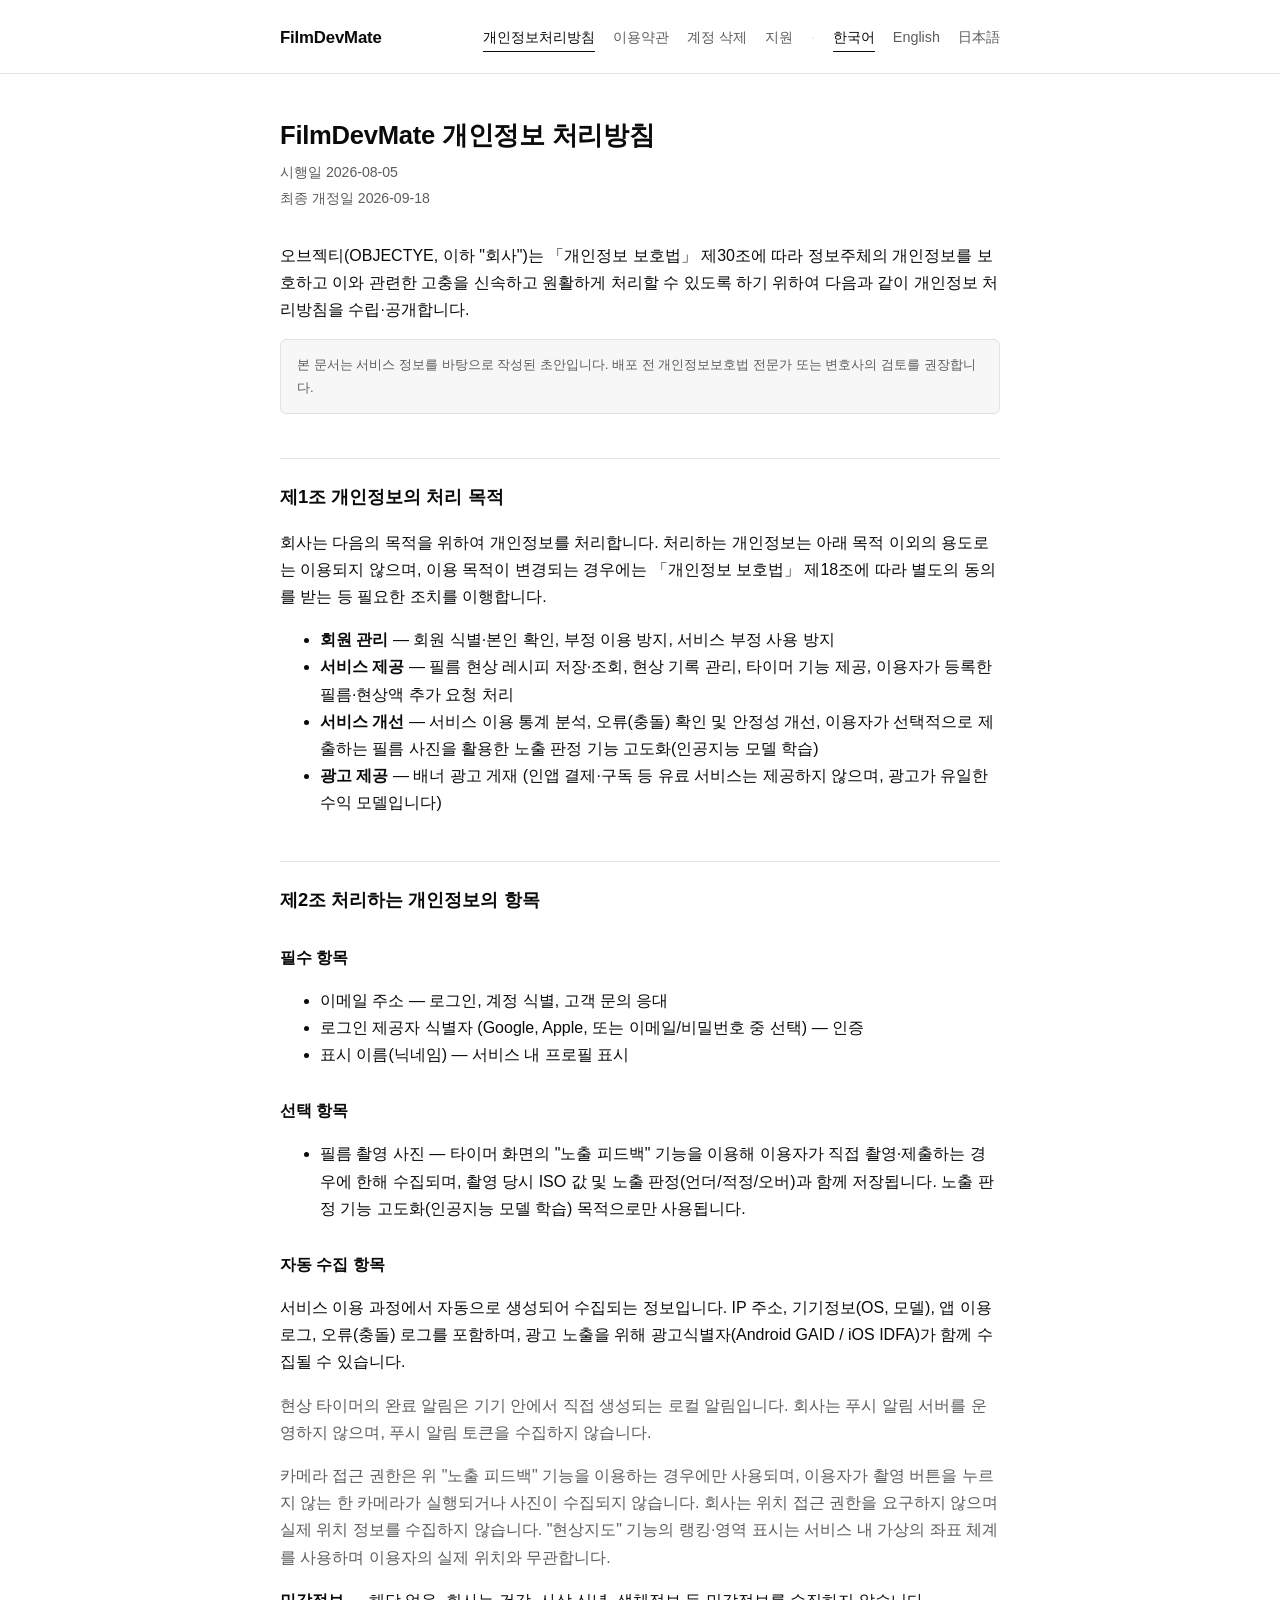
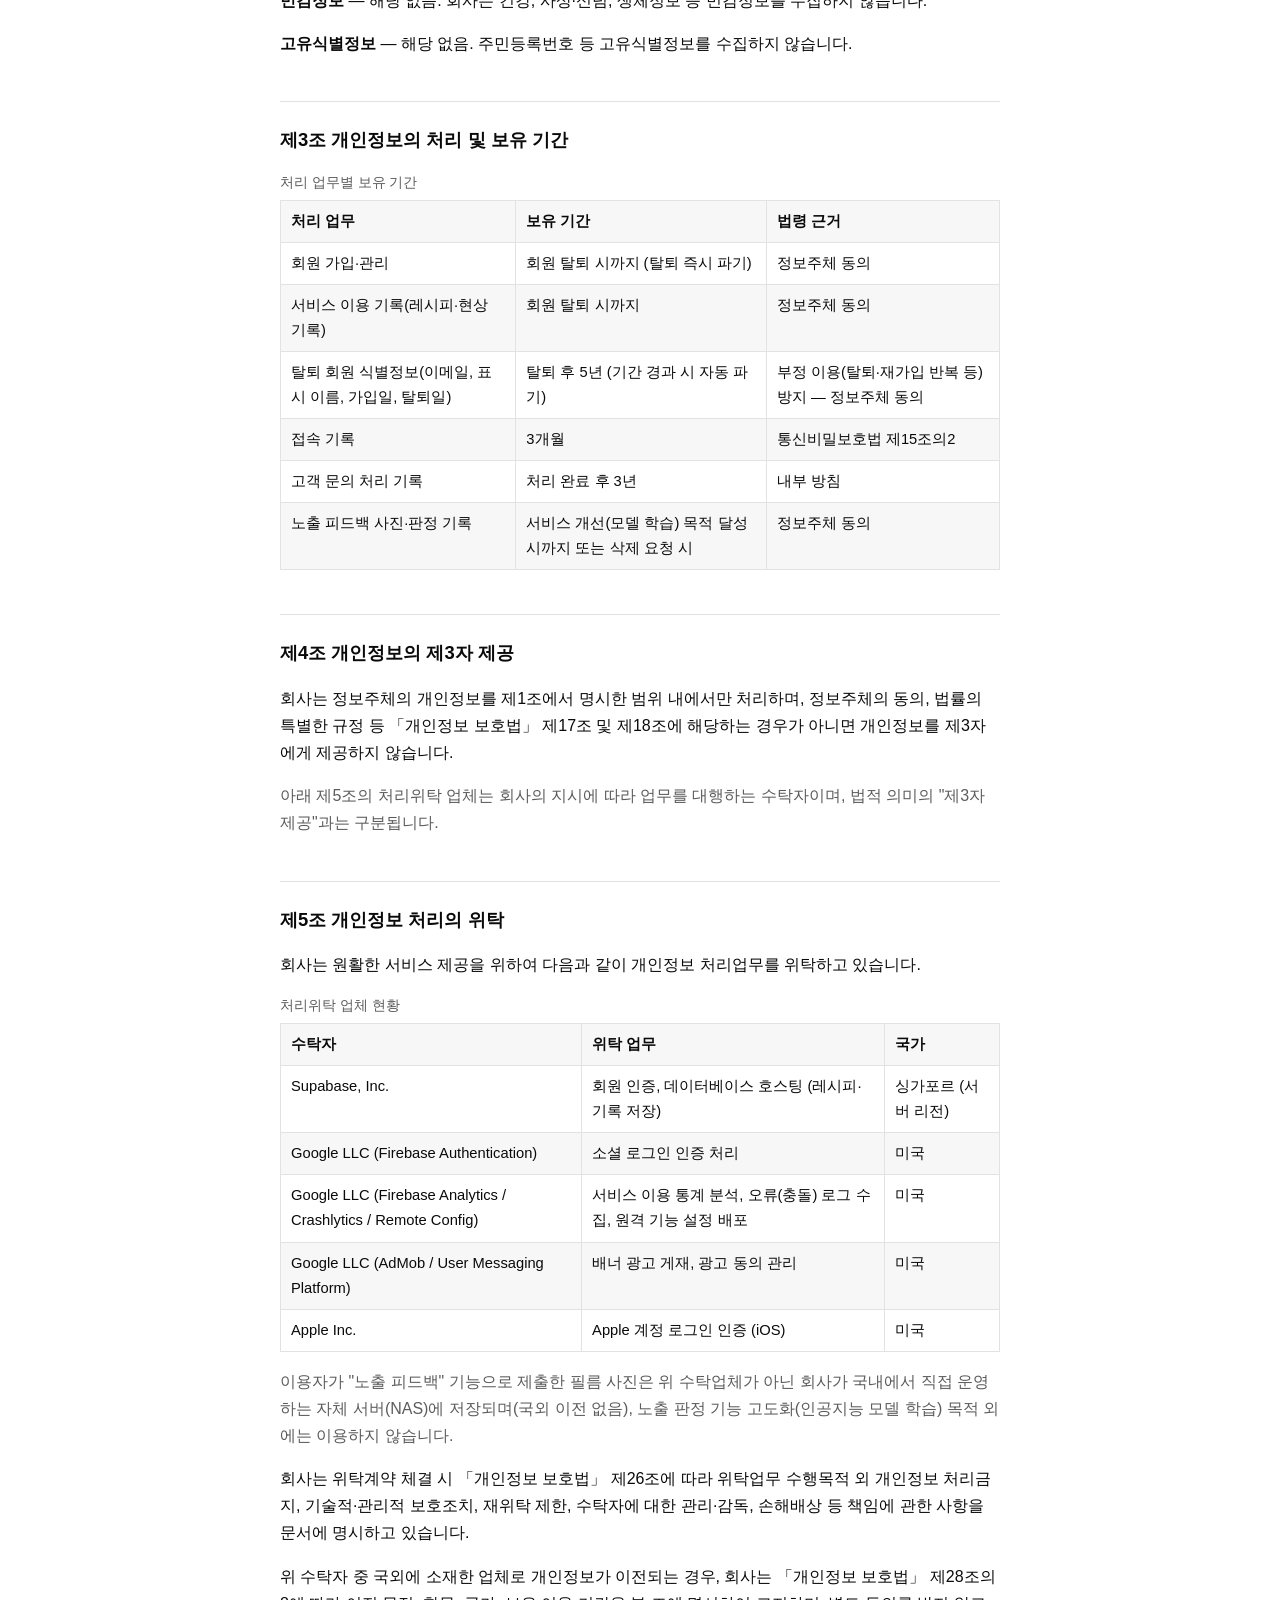
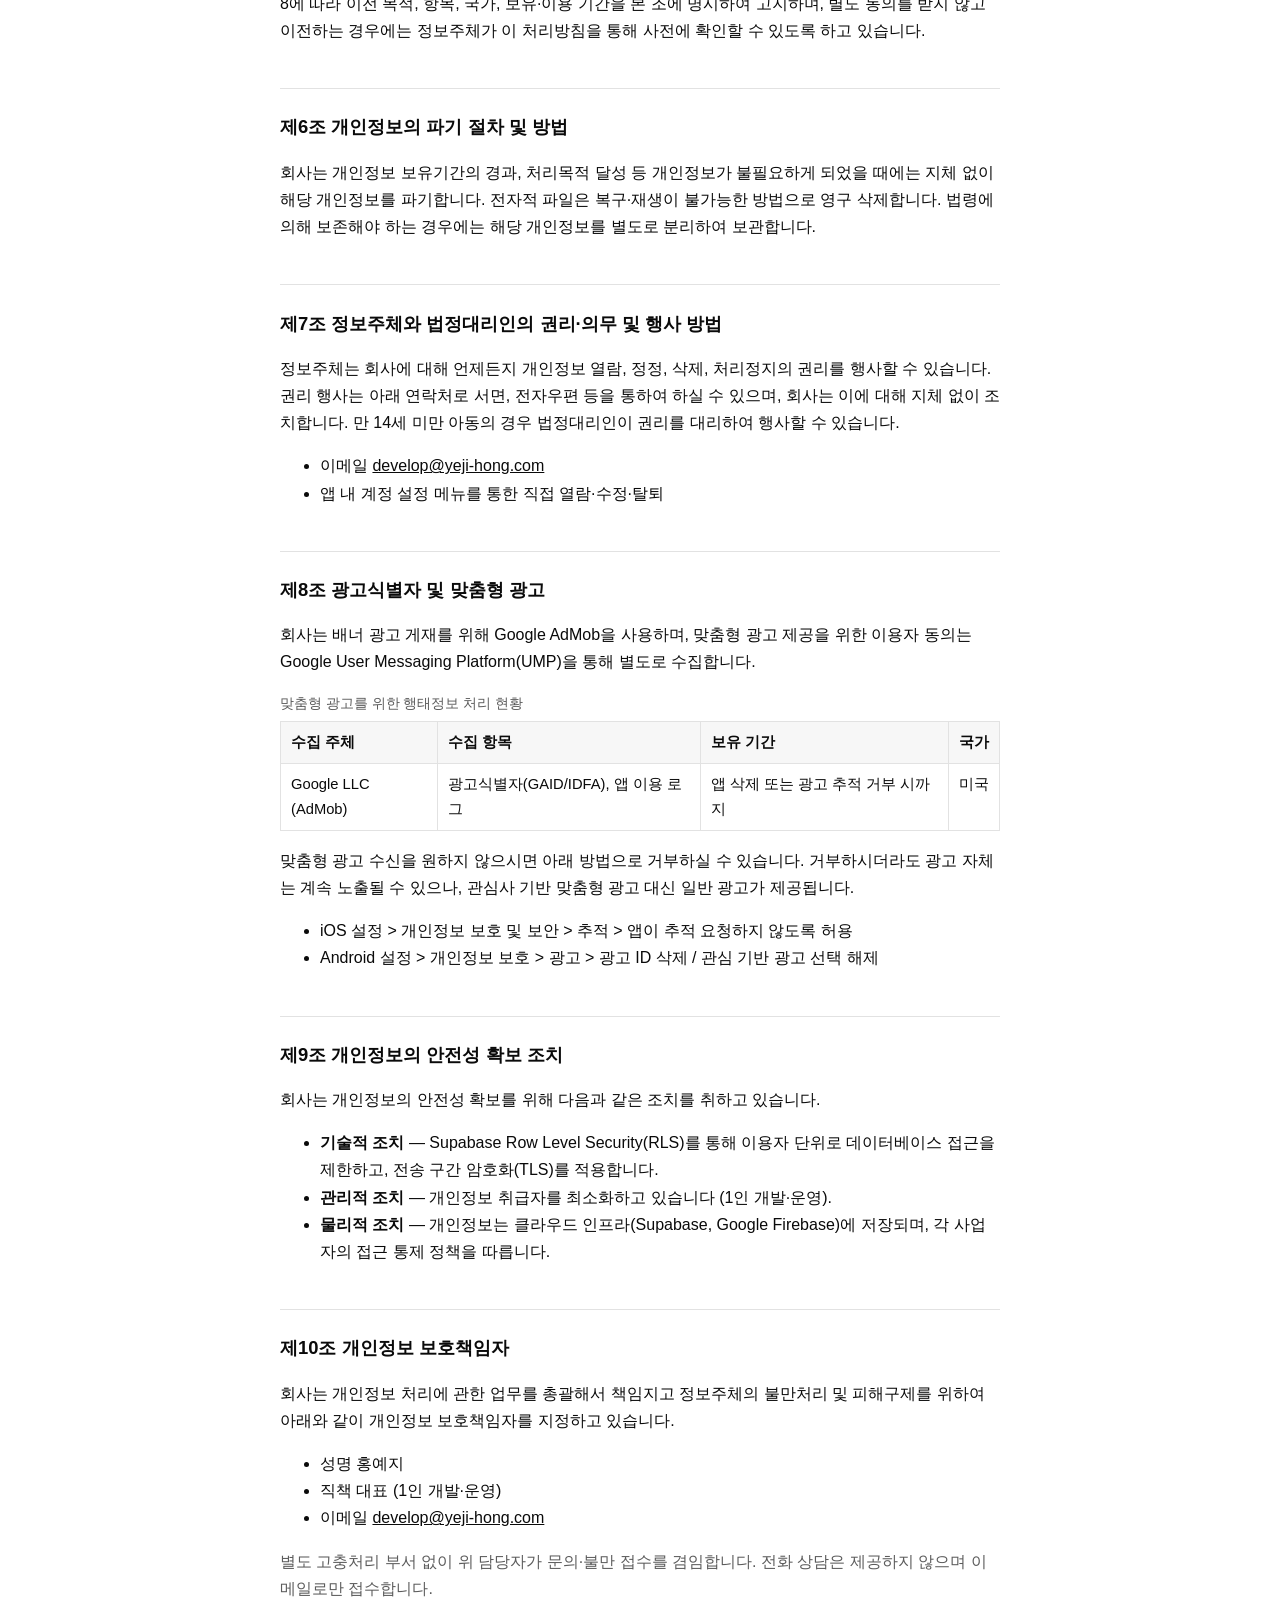
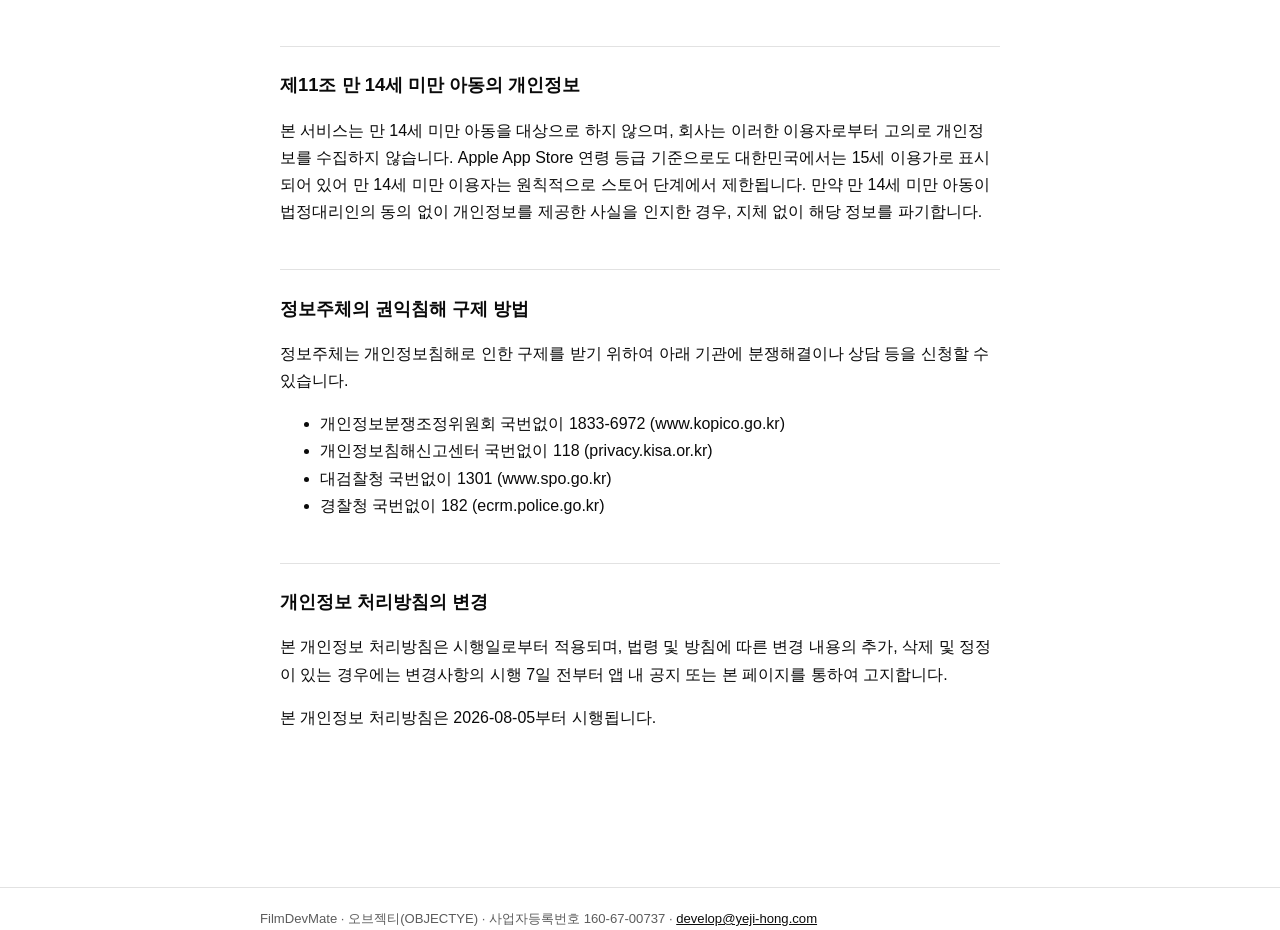
<file: ko/privacy.html>
<!doctype html>
<html lang="ko">
<head>
<meta charset="utf-8">
<meta name="viewport" content="width=device-width, initial-scale=1">
<title>개인정보처리방침 — FilmDevMate</title>
<meta name="robots" content="noindex">
<link rel="stylesheet" href="../assets/style.css">
</head>
<body>
<header class="site">
  <div class="wrap">
    <a class="brand" href="../index.html">FilmDevMate</a>
    <nav class="switch">
      <a href="./privacy.html" class="active">개인정보처리방침</a>
      <a href="./terms.html">이용약관</a>
      <a href="./delete-account.html">계정 삭제</a>
      <a href="./support.html">지원</a>
      <span class="sep">·</span>
      <a href="../ko/privacy.html" class="active">한국어</a>
      <a href="../en/privacy.html">English</a>
      <a href="../ja/privacy.html">日本語</a>
    </nav>
  </div>
</header>

<main class="wrap">
<h1>FilmDevMate 개인정보 처리방침</h1>
<div class="meta">
  <div>시행일 2026-08-05</div>
  <div>최종 개정일 2026-09-18</div>
</div>

<p>오브젝티(OBJECTYE, 이하 "회사")는 「개인정보 보호법」 제30조에 따라 정보주체의 개인정보를 보호하고 이와 관련한 고충을 신속하고 원활하게 처리할 수 있도록 하기 위하여 다음과 같이 개인정보 처리방침을 수립·공개합니다.</p>

<div class="callout legal-note">
본 문서는 서비스 정보를 바탕으로 작성된 초안입니다. 배포 전 개인정보보호법 전문가 또는 변호사의 검토를 권장합니다.
</div>

<h2>제1조 개인정보의 처리 목적</h2>
<p>회사는 다음의 목적을 위하여 개인정보를 처리합니다. 처리하는 개인정보는 아래 목적 이외의 용도로는 이용되지 않으며, 이용 목적이 변경되는 경우에는 「개인정보 보호법」 제18조에 따라 별도의 동의를 받는 등 필요한 조치를 이행합니다.</p>
<ul>
  <li><strong>회원 관리</strong> — 회원 식별·본인 확인, 부정 이용 방지, 서비스 부정 사용 방지</li>
  <li><strong>서비스 제공</strong> — 필름 현상 레시피 저장·조회, 현상 기록 관리, 타이머 기능 제공, 이용자가 등록한 필름·현상액 추가 요청 처리</li>
  <li><strong>서비스 개선</strong> — 서비스 이용 통계 분석, 오류(충돌) 확인 및 안정성 개선, 이용자가 선택적으로 제출하는 필름 사진을 활용한 노출 판정 기능 고도화(인공지능 모델 학습)</li>
  <li><strong>광고 제공</strong> — 배너 광고 게재 (인앱 결제·구독 등 유료 서비스는 제공하지 않으며, 광고가 유일한 수익 모델입니다)</li>
</ul>

<h2>제2조 처리하는 개인정보의 항목</h2>

<h3>필수 항목</h3>
<ul>
  <li>이메일 주소 — 로그인, 계정 식별, 고객 문의 응대</li>
  <li>로그인 제공자 식별자 (Google, Apple, 또는 이메일/비밀번호 중 선택) — 인증</li>
  <li>표시 이름(닉네임) — 서비스 내 프로필 표시</li>
</ul>

<h3>선택 항목</h3>
<ul>
  <li>필름 촬영 사진 — 타이머 화면의 "노출 피드백" 기능을 이용해 이용자가 직접 촬영·제출하는 경우에 한해 수집되며, 촬영 당시 ISO 값 및 노출 판정(언더/적정/오버)과 함께 저장됩니다. 노출 판정 기능 고도화(인공지능 모델 학습) 목적으로만 사용됩니다.</li>
</ul>

<h3>자동 수집 항목</h3>
<p>서비스 이용 과정에서 자동으로 생성되어 수집되는 정보입니다. IP 주소, 기기정보(OS, 모델), 앱 이용 로그, 오류(충돌) 로그를 포함하며, 광고 노출을 위해 광고식별자(Android GAID / iOS IDFA)가 함께 수집될 수 있습니다.</p>

<p class="muted">현상 타이머의 완료 알림은 기기 안에서 직접 생성되는 로컬 알림입니다. 회사는 푸시 알림 서버를 운영하지 않으며, 푸시 알림 토큰을 수집하지 않습니다.</p>

<p class="muted">카메라 접근 권한은 위 "노출 피드백" 기능을 이용하는 경우에만 사용되며, 이용자가 촬영 버튼을 누르지 않는 한 카메라가 실행되거나 사진이 수집되지 않습니다. 회사는 위치 접근 권한을 요구하지 않으며 실제 위치 정보를 수집하지 않습니다. "현상지도" 기능의 랭킹·영역 표시는 서비스 내 가상의 좌표 체계를 사용하며 이용자의 실제 위치와 무관합니다.</p>

<p><strong>민감정보</strong> — 해당 없음. 회사는 건강, 사상·신념, 생체정보 등 민감정보를 수집하지 않습니다.</p>
<p><strong>고유식별정보</strong> — 해당 없음. 주민등록번호 등 고유식별정보를 수집하지 않습니다.</p>

<h2>제3조 개인정보의 처리 및 보유 기간</h2>
<table>
<caption>처리 업무별 보유 기간</caption>
<thead><tr><th>처리 업무</th><th>보유 기간</th><th>법령 근거</th></tr></thead>
<tbody>
<tr><td>회원 가입·관리</td><td>회원 탈퇴 시까지 (탈퇴 즉시 파기)</td><td>정보주체 동의</td></tr>
<tr><td>서비스 이용 기록(레시피·현상 기록)</td><td>회원 탈퇴 시까지</td><td>정보주체 동의</td></tr>
<tr><td>탈퇴 회원 식별정보(이메일, 표시 이름, 가입일, 탈퇴일)</td><td>탈퇴 후 5년 (기간 경과 시 자동 파기)</td><td>부정 이용(탈퇴·재가입 반복 등) 방지 — 정보주체 동의</td></tr>
<tr><td>접속 기록</td><td>3개월</td><td>통신비밀보호법 제15조의2</td></tr>
<tr><td>고객 문의 처리 기록</td><td>처리 완료 후 3년</td><td>내부 방침</td></tr>
<tr><td>노출 피드백 사진·판정 기록</td><td>서비스 개선(모델 학습) 목적 달성 시까지 또는 삭제 요청 시</td><td>정보주체 동의</td></tr>
</tbody>
</table>

<h2>제4조 개인정보의 제3자 제공</h2>
<p>회사는 정보주체의 개인정보를 제1조에서 명시한 범위 내에서만 처리하며, 정보주체의 동의, 법률의 특별한 규정 등 「개인정보 보호법」 제17조 및 제18조에 해당하는 경우가 아니면 개인정보를 제3자에게 제공하지 않습니다.</p>
<p class="muted">아래 제5조의 처리위탁 업체는 회사의 지시에 따라 업무를 대행하는 수탁자이며, 법적 의미의 "제3자 제공"과는 구분됩니다.</p>

<h2>제5조 개인정보 처리의 위탁</h2>
<p>회사는 원활한 서비스 제공을 위하여 다음과 같이 개인정보 처리업무를 위탁하고 있습니다.</p>
<table>
<caption>처리위탁 업체 현황</caption>
<thead><tr><th>수탁자</th><th>위탁 업무</th><th>국가</th></tr></thead>
<tbody>
<tr><td>Supabase, Inc.</td><td>회원 인증, 데이터베이스 호스팅 (레시피·기록 저장)</td><td>싱가포르 (서버 리전)</td></tr>
<tr><td>Google LLC (Firebase Authentication)</td><td>소셜 로그인 인증 처리</td><td>미국</td></tr>
<tr><td>Google LLC (Firebase Analytics / Crashlytics / Remote Config)</td><td>서비스 이용 통계 분석, 오류(충돌) 로그 수집, 원격 기능 설정 배포</td><td>미국</td></tr>
<tr><td>Google LLC (AdMob / User Messaging Platform)</td><td>배너 광고 게재, 광고 동의 관리</td><td>미국</td></tr>
<tr><td>Apple Inc.</td><td>Apple 계정 로그인 인증 (iOS)</td><td>미국</td></tr>
</tbody>
</table>
<p class="muted">이용자가 "노출 피드백" 기능으로 제출한 필름 사진은 위 수탁업체가 아닌 회사가 국내에서 직접 운영하는 자체 서버(NAS)에 저장되며(국외 이전 없음), 노출 판정 기능 고도화(인공지능 모델 학습) 목적 외에는 이용하지 않습니다.</p>
<p>회사는 위탁계약 체결 시 「개인정보 보호법」 제26조에 따라 위탁업무 수행목적 외 개인정보 처리금지, 기술적·관리적 보호조치, 재위탁 제한, 수탁자에 대한 관리·감독, 손해배상 등 책임에 관한 사항을 문서에 명시하고 있습니다.</p>
<p>위 수탁자 중 국외에 소재한 업체로 개인정보가 이전되는 경우, 회사는 「개인정보 보호법」 제28조의8에 따라 이전 목적, 항목, 국가, 보유·이용 기간을 본 조에 명시하여 고지하며, 별도 동의를 받지 않고 이전하는 경우에는 정보주체가 이 처리방침을 통해 사전에 확인할 수 있도록 하고 있습니다.</p>

<h2>제6조 개인정보의 파기 절차 및 방법</h2>
<p>회사는 개인정보 보유기간의 경과, 처리목적 달성 등 개인정보가 불필요하게 되었을 때에는 지체 없이 해당 개인정보를 파기합니다. 전자적 파일은 복구·재생이 불가능한 방법으로 영구 삭제합니다. 법령에 의해 보존해야 하는 경우에는 해당 개인정보를 별도로 분리하여 보관합니다.</p>

<h2>제7조 정보주체와 법정대리인의 권리·의무 및 행사 방법</h2>
<p>정보주체는 회사에 대해 언제든지 개인정보 열람, 정정, 삭제, 처리정지의 권리를 행사할 수 있습니다. 권리 행사는 아래 연락처로 서면, 전자우편 등을 통하여 하실 수 있으며, 회사는 이에 대해 지체 없이 조치합니다. 만 14세 미만 아동의 경우 법정대리인이 권리를 대리하여 행사할 수 있습니다.</p>
<ul>
  <li>이메일 <a href="mailto:develop@yeji-hong.com">develop@yeji-hong.com</a></li>
  <li>앱 내 계정 설정 메뉴를 통한 직접 열람·수정·탈퇴</li>
</ul>

<h2>제8조 광고식별자 및 맞춤형 광고</h2>
<p>회사는 배너 광고 게재를 위해 Google AdMob을 사용하며, 맞춤형 광고 제공을 위한 이용자 동의는 Google User Messaging Platform(UMP)을 통해 별도로 수집합니다.</p>
<table>
<caption>맞춤형 광고를 위한 행태정보 처리 현황</caption>
<thead><tr><th>수집 주체</th><th>수집 항목</th><th>보유 기간</th><th>국가</th></tr></thead>
<tbody>
<tr><td>Google LLC (AdMob)</td><td>광고식별자(GAID/IDFA), 앱 이용 로그</td><td>앱 삭제 또는 광고 추적 거부 시까지</td><td>미국</td></tr>
</tbody>
</table>
<p>맞춤형 광고 수신을 원하지 않으시면 아래 방법으로 거부하실 수 있습니다. 거부하시더라도 광고 자체는 계속 노출될 수 있으나, 관심사 기반 맞춤형 광고 대신 일반 광고가 제공됩니다.</p>
<ul>
  <li>iOS 설정 &gt; 개인정보 보호 및 보안 &gt; 추적 &gt; 앱이 추적 요청하지 않도록 허용</li>
  <li>Android 설정 &gt; 개인정보 보호 &gt; 광고 &gt; 광고 ID 삭제 / 관심 기반 광고 선택 해제</li>
</ul>

<h2>제9조 개인정보의 안전성 확보 조치</h2>
<p>회사는 개인정보의 안전성 확보를 위해 다음과 같은 조치를 취하고 있습니다.</p>
<ul>
  <li><strong>기술적 조치</strong> — Supabase Row Level Security(RLS)를 통해 이용자 단위로 데이터베이스 접근을 제한하고, 전송 구간 암호화(TLS)를 적용합니다.</li>
  <li><strong>관리적 조치</strong> — 개인정보 취급자를 최소화하고 있습니다 (1인 개발·운영).</li>
  <li><strong>물리적 조치</strong> — 개인정보는 클라우드 인프라(Supabase, Google Firebase)에 저장되며, 각 사업자의 접근 통제 정책을 따릅니다.</li>
</ul>

<h2>제10조 개인정보 보호책임자</h2>
<p>회사는 개인정보 처리에 관한 업무를 총괄해서 책임지고 정보주체의 불만처리 및 피해구제를 위하여 아래와 같이 개인정보 보호책임자를 지정하고 있습니다.</p>
<ul>
  <li>성명 홍예지</li>
  <li>직책 대표 (1인 개발·운영)</li>
  <li>이메일 <a href="mailto:develop@yeji-hong.com">develop@yeji-hong.com</a></li>
</ul>
<p class="muted">별도 고충처리 부서 없이 위 담당자가 문의·불만 접수를 겸임합니다. 전화 상담은 제공하지 않으며 이메일로만 접수합니다.</p>

<h2>제11조 만 14세 미만 아동의 개인정보</h2>
<p>본 서비스는 만 14세 미만 아동을 대상으로 하지 않으며, 회사는 이러한 이용자로부터 고의로 개인정보를 수집하지 않습니다. Apple App Store 연령 등급 기준으로도 대한민국에서는 15세 이용가로 표시되어 있어 만 14세 미만 이용자는 원칙적으로 스토어 단계에서 제한됩니다. 만약 만 14세 미만 아동이 법정대리인의 동의 없이 개인정보를 제공한 사실을 인지한 경우, 지체 없이 해당 정보를 파기합니다.</p>

<h2>정보주체의 권익침해 구제 방법</h2>
<p>정보주체는 개인정보침해로 인한 구제를 받기 위하여 아래 기관에 분쟁해결이나 상담 등을 신청할 수 있습니다.</p>
<ul>
  <li>개인정보분쟁조정위원회 국번없이 1833-6972 (www.kopico.go.kr)</li>
  <li>개인정보침해신고센터 국번없이 118 (privacy.kisa.or.kr)</li>
  <li>대검찰청 국번없이 1301 (www.spo.go.kr)</li>
  <li>경찰청 국번없이 182 (ecrm.police.go.kr)</li>
</ul>

<h2>개인정보 처리방침의 변경</h2>
<p>본 개인정보 처리방침은 시행일로부터 적용되며, 법령 및 방침에 따른 변경 내용의 추가, 삭제 및 정정이 있는 경우에는 변경사항의 시행 7일 전부터 앱 내 공지 또는 본 페이지를 통하여 고지합니다.</p><p>본 개인정보 처리방침은 2026-08-05부터 시행됩니다.</p>
</main>

<footer class="site"><div class="wrap">
FilmDevMate · 오브젝티(OBJECTYE) · 사업자등록번호 160-67-00737 · <a href="mailto:develop@yeji-hong.com">develop@yeji-hong.com</a>
</div></footer>
</body>
</html>
</file>
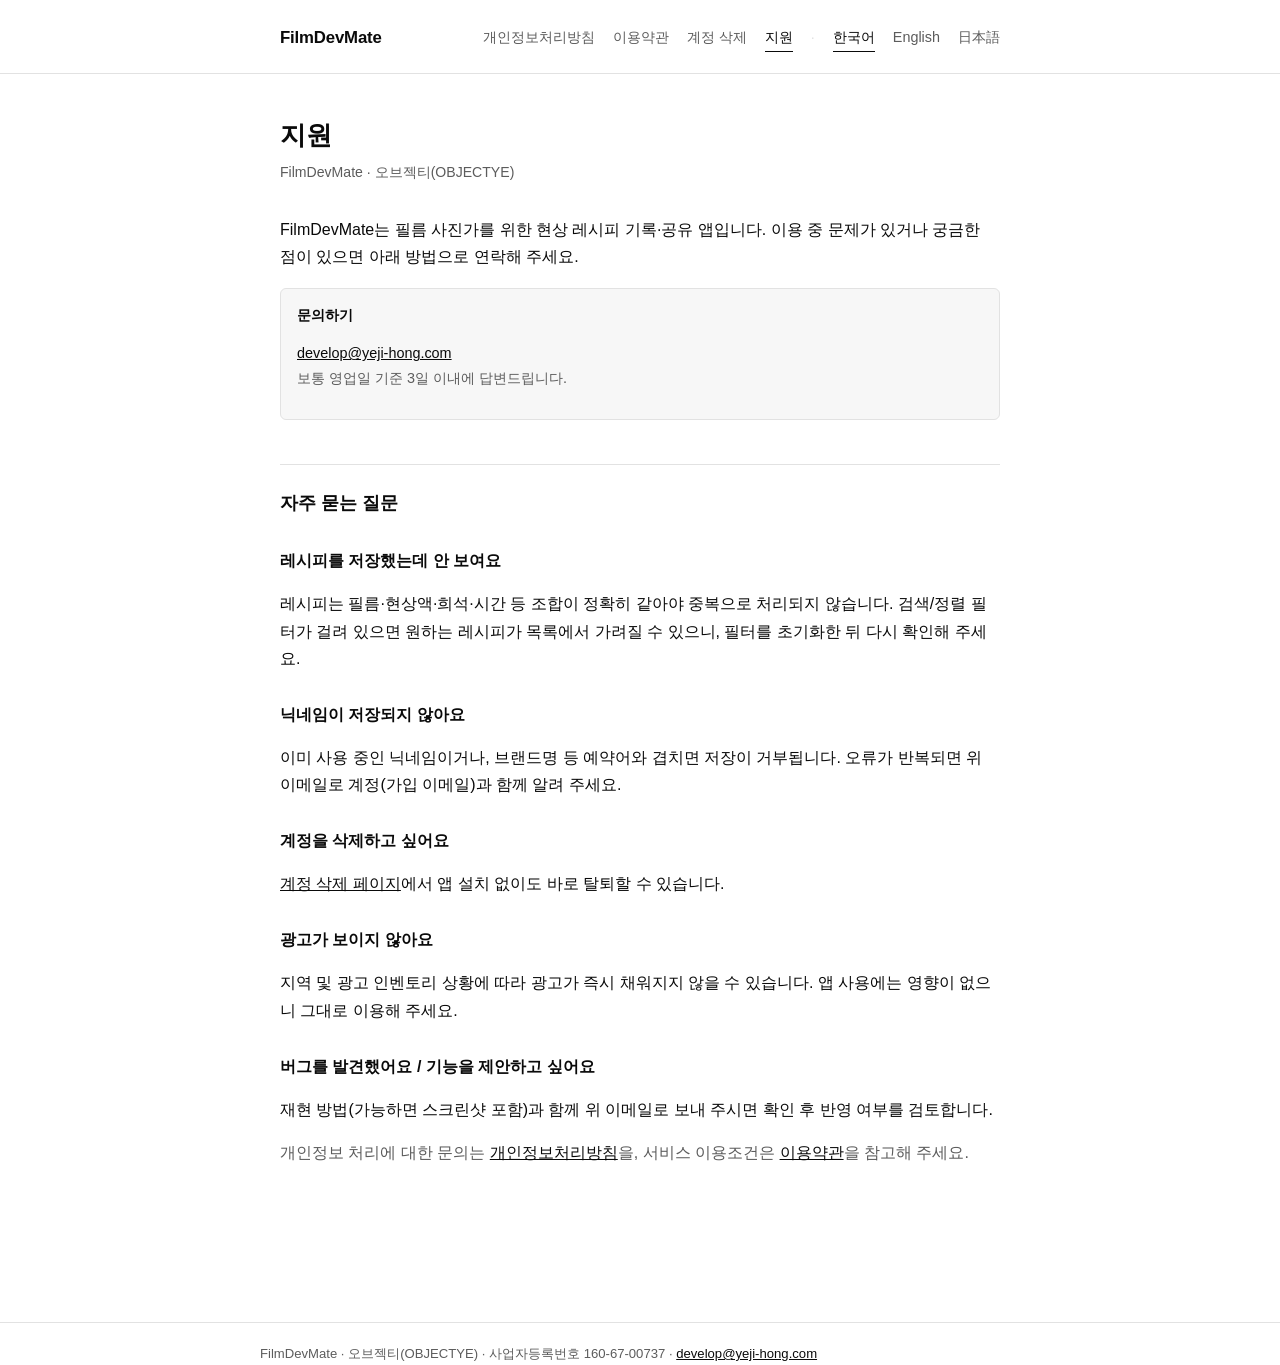
<file: ko/support.html>
<!doctype html>
<html lang="ko">
<head>
<meta charset="utf-8">
<meta name="viewport" content="width=device-width, initial-scale=1">
<title>지원 — FilmDevMate</title>
<meta name="robots" content="noindex">
<link rel="stylesheet" href="../assets/style.css">
</head>
<body>
<header class="site">
  <div class="wrap">
    <a class="brand" href="../index.html">FilmDevMate</a>
    <nav class="switch">
      <a href="./privacy.html">개인정보처리방침</a>
      <a href="./terms.html">이용약관</a>
      <a href="./delete-account.html">계정 삭제</a>
      <a href="./support.html" class="active">지원</a>
      <span class="sep">·</span>
      <a href="../ko/support.html" class="active">한국어</a>
      <a href="../en/support.html">English</a>
      <a href="../ja/support.html">日本語</a>
    </nav>
  </div>
</header>

<main class="wrap">
<h1>지원</h1>
<div class="meta">
  <div>FilmDevMate · 오브젝티(OBJECTYE)</div>
</div>

<p>FilmDevMate는 필름 사진가를 위한 현상 레시피 기록·공유 앱입니다. 이용 중 문제가 있거나 궁금한 점이 있으면 아래 방법으로 연락해 주세요.</p>

<div class="callout">
<strong>문의하기</strong>
<p><a href="mailto:develop@yeji-hong.com?subject=FilmDevMate%20%EB%AC%B8%EC%9D%98">develop@yeji-hong.com</a><br>
<span class="muted">보통 영업일 기준 3일 이내에 답변드립니다.</span></p>
</div>

<h2>자주 묻는 질문</h2>

<h3>레시피를 저장했는데 안 보여요</h3>
<p>레시피는 필름·현상액·희석·시간 등 조합이 정확히 같아야 중복으로 처리되지 않습니다. 검색/정렬 필터가 걸려 있으면 원하는 레시피가 목록에서 가려질 수 있으니, 필터를 초기화한 뒤 다시 확인해 주세요.</p>

<h3>닉네임이 저장되지 않아요</h3>
<p>이미 사용 중인 닉네임이거나, 브랜드명 등 예약어와 겹치면 저장이 거부됩니다. 오류가 반복되면 위 이메일로 계정(가입 이메일)과 함께 알려 주세요.</p>

<h3>계정을 삭제하고 싶어요</h3>
<p><a href="./delete-account.html">계정 삭제 페이지</a>에서 앱 설치 없이도 바로 탈퇴할 수 있습니다.</p>

<h3>광고가 보이지 않아요</h3>
<p>지역 및 광고 인벤토리 상황에 따라 광고가 즉시 채워지지 않을 수 있습니다. 앱 사용에는 영향이 없으니 그대로 이용해 주세요.</p>

<h3>버그를 발견했어요 / 기능을 제안하고 싶어요</h3>
<p>재현 방법(가능하면 스크린샷 포함)과 함께 위 이메일로 보내 주시면 확인 후 반영 여부를 검토합니다.</p>

<p class="muted">개인정보 처리에 대한 문의는 <a href="./privacy.html">개인정보처리방침</a>을, 서비스 이용조건은 <a href="./terms.html">이용약관</a>을 참고해 주세요.</p>
</main>

<footer class="site"><div class="wrap">
FilmDevMate · 오브젝티(OBJECTYE) · 사업자등록번호 160-67-00737 · <a href="mailto:develop@yeji-hong.com">develop@yeji-hong.com</a>
</div></footer>
</body>
</html>
</file>
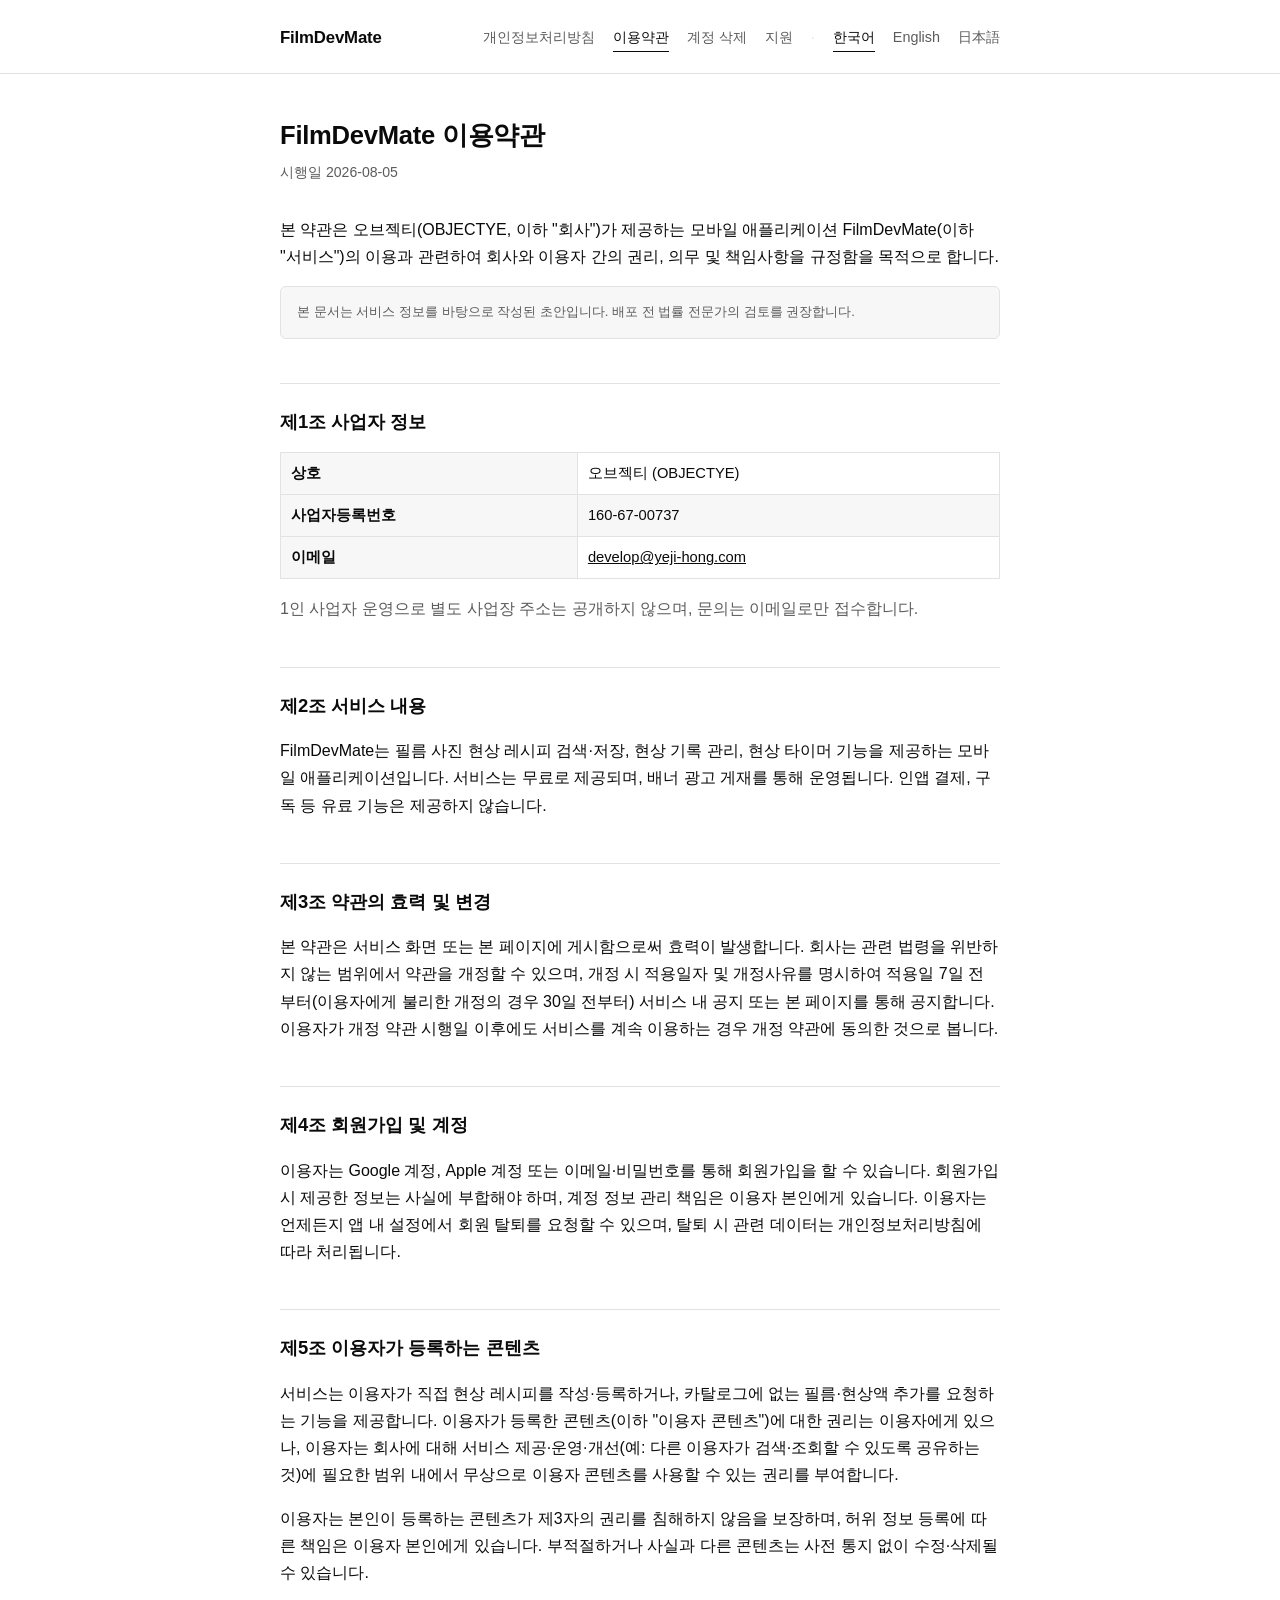
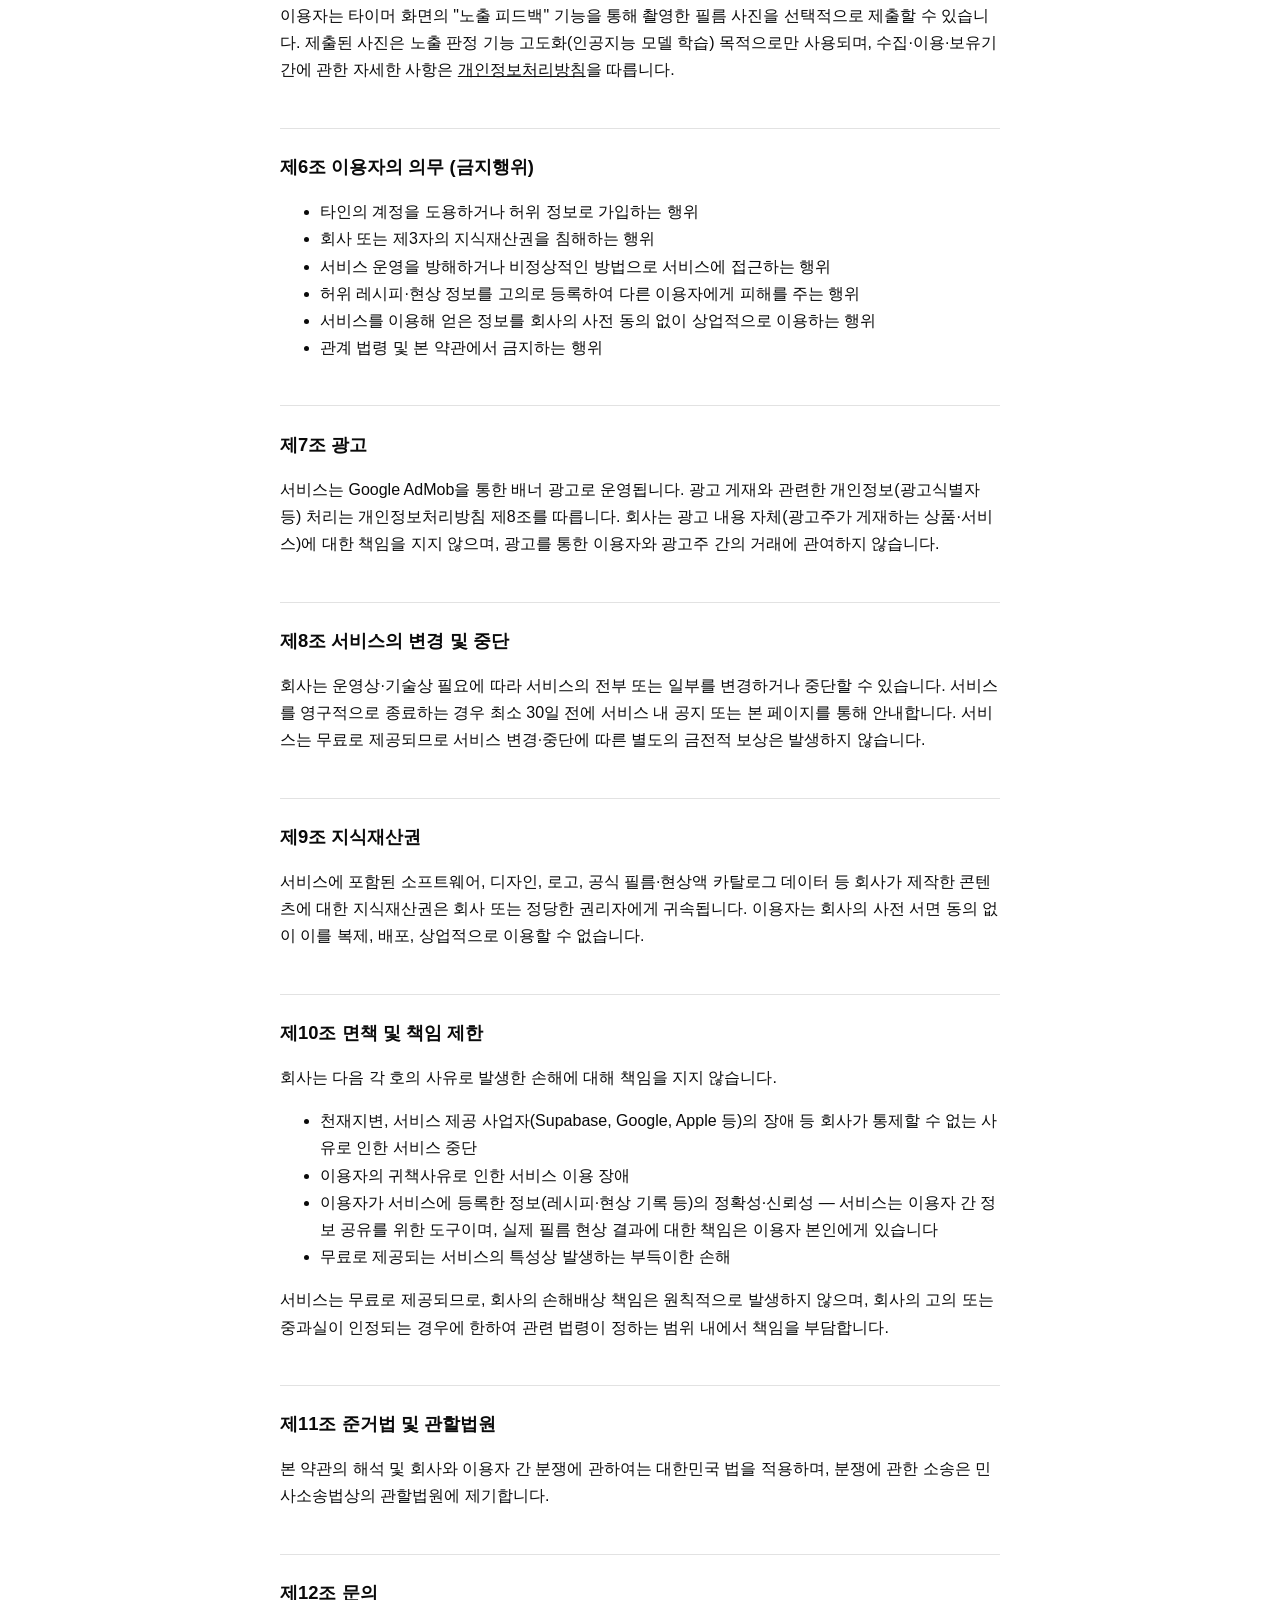
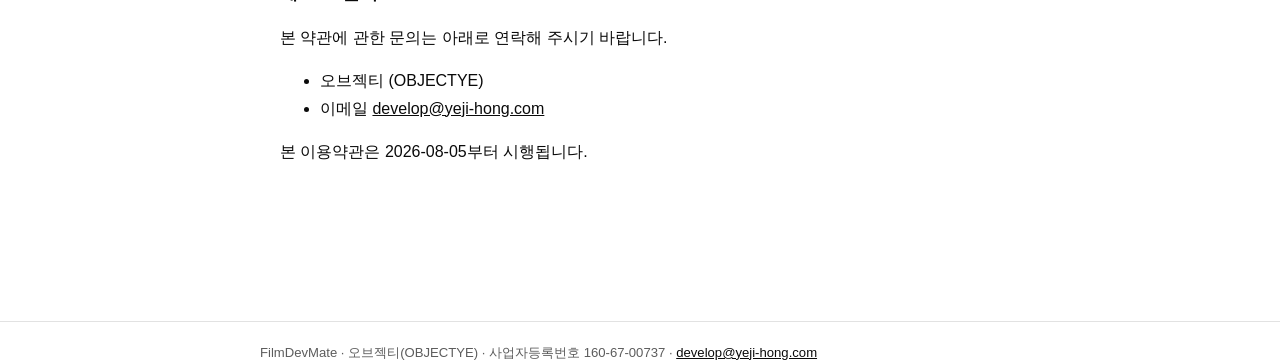
<file: ko/terms.html>
<!doctype html>
<html lang="ko">
<head>
<meta charset="utf-8">
<meta name="viewport" content="width=device-width, initial-scale=1">
<title>이용약관 — FilmDevMate</title>
<meta name="robots" content="noindex">
<link rel="stylesheet" href="../assets/style.css">
</head>
<body>
<header class="site">
  <div class="wrap">
    <a class="brand" href="../index.html">FilmDevMate</a>
    <nav class="switch">
      <a href="./privacy.html">개인정보처리방침</a>
      <a href="./terms.html" class="active">이용약관</a>
      <a href="./delete-account.html">계정 삭제</a>
      <a href="./support.html">지원</a>
      <span class="sep">·</span>
      <a href="../ko/terms.html" class="active">한국어</a>
      <a href="../en/terms.html">English</a>
      <a href="../ja/terms.html">日本語</a>
    </nav>
  </div>
</header>

<main class="wrap">
<h1>FilmDevMate 이용약관</h1>
<div class="meta"><div>시행일 2026-08-05</div></div>

<p>본 약관은 오브젝티(OBJECTYE, 이하 "회사")가 제공하는 모바일 애플리케이션 FilmDevMate(이하 "서비스")의 이용과 관련하여 회사와 이용자 간의 권리, 의무 및 책임사항을 규정함을 목적으로 합니다.</p>

<div class="callout legal-note">
본 문서는 서비스 정보를 바탕으로 작성된 초안입니다. 배포 전 법률 전문가의 검토를 권장합니다.
</div>

<h2>제1조 사업자 정보</h2>
<table>
<tbody>
<tr><th>상호</th><td>오브젝티 (OBJECTYE)</td></tr>
<tr><th>사업자등록번호</th><td>160-67-00737</td></tr>
<tr><th>이메일</th><td><a href="mailto:develop@yeji-hong.com">develop@yeji-hong.com</a></td></tr>
</tbody>
</table>
<p class="muted">1인 사업자 운영으로 별도 사업장 주소는 공개하지 않으며, 문의는 이메일로만 접수합니다.</p>

<h2>제2조 서비스 내용</h2>
<p>FilmDevMate는 필름 사진 현상 레시피 검색·저장, 현상 기록 관리, 현상 타이머 기능을 제공하는 모바일 애플리케이션입니다. 서비스는 무료로 제공되며, 배너 광고 게재를 통해 운영됩니다. 인앱 결제, 구독 등 유료 기능은 제공하지 않습니다.</p>

<h2>제3조 약관의 효력 및 변경</h2>
<p>본 약관은 서비스 화면 또는 본 페이지에 게시함으로써 효력이 발생합니다. 회사는 관련 법령을 위반하지 않는 범위에서 약관을 개정할 수 있으며, 개정 시 적용일자 및 개정사유를 명시하여 적용일 7일 전부터(이용자에게 불리한 개정의 경우 30일 전부터) 서비스 내 공지 또는 본 페이지를 통해 공지합니다. 이용자가 개정 약관 시행일 이후에도 서비스를 계속 이용하는 경우 개정 약관에 동의한 것으로 봅니다.</p>

<h2>제4조 회원가입 및 계정</h2>
<p>이용자는 Google 계정, Apple 계정 또는 이메일·비밀번호를 통해 회원가입을 할 수 있습니다. 회원가입 시 제공한 정보는 사실에 부합해야 하며, 계정 정보 관리 책임은 이용자 본인에게 있습니다. 이용자는 언제든지 앱 내 설정에서 회원 탈퇴를 요청할 수 있으며, 탈퇴 시 관련 데이터는 개인정보처리방침에 따라 처리됩니다.</p>

<h2>제5조 이용자가 등록하는 콘텐츠</h2>
<p>서비스는 이용자가 직접 현상 레시피를 작성·등록하거나, 카탈로그에 없는 필름·현상액 추가를 요청하는 기능을 제공합니다. 이용자가 등록한 콘텐츠(이하 "이용자 콘텐츠")에 대한 권리는 이용자에게 있으나, 이용자는 회사에 대해 서비스 제공·운영·개선(예: 다른 이용자가 검색·조회할 수 있도록 공유하는 것)에 필요한 범위 내에서 무상으로 이용자 콘텐츠를 사용할 수 있는 권리를 부여합니다.</p>
<p>이용자는 본인이 등록하는 콘텐츠가 제3자의 권리를 침해하지 않음을 보장하며, 허위 정보 등록에 따른 책임은 이용자 본인에게 있습니다. 부적절하거나 사실과 다른 콘텐츠는 사전 통지 없이 수정·삭제될 수 있습니다.</p>
<p>이용자는 타이머 화면의 "노출 피드백" 기능을 통해 촬영한 필름 사진을 선택적으로 제출할 수 있습니다. 제출된 사진은 노출 판정 기능 고도화(인공지능 모델 학습) 목적으로만 사용되며, 수집·이용·보유기간에 관한 자세한 사항은 <a href="./privacy.html">개인정보처리방침</a>을 따릅니다.</p>

<h2>제6조 이용자의 의무 (금지행위)</h2>
<ul>
  <li>타인의 계정을 도용하거나 허위 정보로 가입하는 행위</li>
  <li>회사 또는 제3자의 지식재산권을 침해하는 행위</li>
  <li>서비스 운영을 방해하거나 비정상적인 방법으로 서비스에 접근하는 행위</li>
  <li>허위 레시피·현상 정보를 고의로 등록하여 다른 이용자에게 피해를 주는 행위</li>
  <li>서비스를 이용해 얻은 정보를 회사의 사전 동의 없이 상업적으로 이용하는 행위</li>
  <li>관계 법령 및 본 약관에서 금지하는 행위</li>
</ul>

<h2>제7조 광고</h2>
<p>서비스는 Google AdMob을 통한 배너 광고로 운영됩니다. 광고 게재와 관련한 개인정보(광고식별자 등) 처리는 개인정보처리방침 제8조를 따릅니다. 회사는 광고 내용 자체(광고주가 게재하는 상품·서비스)에 대한 책임을 지지 않으며, 광고를 통한 이용자와 광고주 간의 거래에 관여하지 않습니다.</p>

<h2>제8조 서비스의 변경 및 중단</h2>
<p>회사는 운영상·기술상 필요에 따라 서비스의 전부 또는 일부를 변경하거나 중단할 수 있습니다. 서비스를 영구적으로 종료하는 경우 최소 30일 전에 서비스 내 공지 또는 본 페이지를 통해 안내합니다. 서비스는 무료로 제공되므로 서비스 변경·중단에 따른 별도의 금전적 보상은 발생하지 않습니다.</p>

<h2>제9조 지식재산권</h2>
<p>서비스에 포함된 소프트웨어, 디자인, 로고, 공식 필름·현상액 카탈로그 데이터 등 회사가 제작한 콘텐츠에 대한 지식재산권은 회사 또는 정당한 권리자에게 귀속됩니다. 이용자는 회사의 사전 서면 동의 없이 이를 복제, 배포, 상업적으로 이용할 수 없습니다.</p>

<h2>제10조 면책 및 책임 제한</h2>
<p>회사는 다음 각 호의 사유로 발생한 손해에 대해 책임을 지지 않습니다.</p>
<ul>
  <li>천재지변, 서비스 제공 사업자(Supabase, Google, Apple 등)의 장애 등 회사가 통제할 수 없는 사유로 인한 서비스 중단</li>
  <li>이용자의 귀책사유로 인한 서비스 이용 장애</li>
  <li>이용자가 서비스에 등록한 정보(레시피·현상 기록 등)의 정확성·신뢰성 — 서비스는 이용자 간 정보 공유를 위한 도구이며, 실제 필름 현상 결과에 대한 책임은 이용자 본인에게 있습니다</li>
  <li>무료로 제공되는 서비스의 특성상 발생하는 부득이한 손해</li>
</ul>
<p>서비스는 무료로 제공되므로, 회사의 손해배상 책임은 원칙적으로 발생하지 않으며, 회사의 고의 또는 중과실이 인정되는 경우에 한하여 관련 법령이 정하는 범위 내에서 책임을 부담합니다.</p>

<h2>제11조 준거법 및 관할법원</h2>
<p>본 약관의 해석 및 회사와 이용자 간 분쟁에 관하여는 대한민국 법을 적용하며, 분쟁에 관한 소송은 민사소송법상의 관할법원에 제기합니다.</p>

<h2>제12조 문의</h2>
<p>본 약관에 관한 문의는 아래로 연락해 주시기 바랍니다.</p>
<ul>
  <li>오브젝티 (OBJECTYE)</li>
  <li>이메일 <a href="mailto:develop@yeji-hong.com">develop@yeji-hong.com</a></li>
</ul><p>본 이용약관은 2026-08-05부터 시행됩니다.</p>
</main>

<footer class="site"><div class="wrap">
FilmDevMate · 오브젝티(OBJECTYE) · 사업자등록번호 160-67-00737 · <a href="mailto:develop@yeji-hong.com">develop@yeji-hong.com</a>
</div></footer>
</body>
</html>
</file>
<file: assets/style.css>
:root {
  --bg: #ffffff;
  --fg: #0a0a0a;
  --muted: #5c5c5c;
  --border: #e2e2e2;
  --accent: #0a0a0a;
  --table-stripe: #f7f7f7;
  --code-bg: #f2f2f2;
}

@media (prefers-color-scheme: dark) {
  :root {
    --bg: #0a0a0a;
    --fg: #ededed;
    --muted: #a3a3a3;
    --border: #262626;
    --accent: #ededed;
    --table-stripe: #151515;
    --code-bg: #171717;
  }
}

* { box-sizing: border-box; }

html { -webkit-text-size-adjust: 100%; }

body {
  margin: 0;
  background: var(--bg);
  color: var(--fg);
  font-family: -apple-system, BlinkMacSystemFont, "Segoe UI", "Noto Sans KR",
    "Noto Sans JP", "Malgun Gothic", "Hiragino Kaku Gothic ProN", Roboto,
    Helvetica, Arial, sans-serif;
  line-height: 1.7;
  font-size: 16px;
}

.wrap {
  max-width: 760px;
  margin: 0 auto;
  padding: 0 20px 80px;
}

header.site {
  border-bottom: 1px solid var(--border);
  margin-bottom: 40px;
}

header.site .wrap {
  padding-top: 24px;
  padding-bottom: 20px;
  display: flex;
  flex-wrap: wrap;
  align-items: center;
  justify-content: space-between;
  gap: 12px;
}

.brand {
  font-weight: 700;
  font-size: 1.05rem;
  text-decoration: none;
  color: var(--fg);
  letter-spacing: -0.01em;
}

nav.switch {
  display: flex;
  gap: 18px;
  flex-wrap: wrap;
  font-size: 0.9rem;
}

nav.switch a {
  color: var(--muted);
  text-decoration: none;
  border-bottom: 1px solid transparent;
  padding-bottom: 2px;
}

nav.switch a.active {
  color: var(--fg);
  border-bottom-color: var(--fg);
}

nav.switch a:hover { color: var(--fg); }

nav.switch .sep {
  color: var(--border);
}

h1 {
  font-size: 1.6rem;
  letter-spacing: -0.01em;
  margin-bottom: 4px;
}

h2 {
  font-size: 1.15rem;
  margin-top: 2.4em;
  padding-top: 1.2em;
  border-top: 1px solid var(--border);
}

h3 {
  font-size: 1rem;
  margin-top: 1.8em;
}

.meta {
  color: var(--muted);
  font-size: 0.88rem;
  margin-bottom: 2.2em;
}

.meta div { margin: 2px 0; }

p, li { color: var(--fg); }

.muted { color: var(--muted); }

a { color: var(--accent); }

table {
  width: 100%;
  border-collapse: collapse;
  margin: 1em 0;
  font-size: 0.92rem;
}

caption {
  text-align: left;
  font-size: 0.85rem;
  color: var(--muted);
  margin-bottom: 6px;
}

th, td {
  border: 1px solid var(--border);
  padding: 8px 10px;
  text-align: left;
  vertical-align: top;
}

th {
  background: var(--table-stripe);
  font-weight: 600;
  white-space: nowrap;
}

tbody tr:nth-child(even) { background: var(--table-stripe); }

.callout {
  border: 1px solid var(--border);
  background: var(--table-stripe);
  padding: 14px 16px;
  border-radius: 6px;
  font-size: 0.9rem;
  margin: 1.2em 0;
}

.callout.legal-note {
  font-size: 0.82rem;
  color: var(--muted);
}

pre {
  background: var(--code-bg);
  border: 1px solid var(--border);
  border-radius: 6px;
  padding: 14px 16px;
  overflow-x: auto;
  font-size: 0.85rem;
  white-space: pre-wrap;
}

footer.site {
  margin-top: 60px;
  padding-top: 20px;
  border-top: 1px solid var(--border);
  color: var(--muted);
  font-size: 0.82rem;
}

footer.site .wrap { padding: 0; max-width: 760px; }

.toc {
  font-size: 0.88rem;
  columns: 2;
  column-gap: 24px;
}

@media (max-width: 640px) {
  .toc { columns: 1; }
  h1 { font-size: 1.35rem; }
}

.toc a {
  display: block;
  color: var(--muted);
  text-decoration: none;
  padding: 2px 0;
}

.toc a:hover { color: var(--fg); }

/* Account deletion page */

.authbuttons {
  display: flex;
  flex-wrap: wrap;
  gap: 10px;
  margin: 1.2em 0;
}

.authform {
  display: flex;
  flex-direction: column;
  gap: 10px;
  max-width: 360px;
  margin-top: 2em;
}

.authform p { margin: 0; font-size: 0.88rem; }

button,
input[type="email"],
input[type="password"],
input[type="text"] {
  font: inherit;
  font-size: 0.95rem;
  padding: 10px 16px;
  border: 1px solid var(--border);
  border-radius: 8px;
  background: var(--bg);
  color: var(--fg);
}

input[type="text"] { max-width: 360px; width: 100%; display: block; }

button {
  cursor: pointer;
  font-weight: 600;
}

button:hover:not(:disabled) { border-color: var(--fg); }

button:disabled,
input:disabled {
  opacity: 0.45;
  cursor: not-allowed;
}

button.danger {
  border-color: #c0392b;
  color: #c0392b;
}

button.danger:hover:not(:disabled) {
  background: #c0392b;
  border-color: #c0392b;
  color: #ffffff;
}

.checkline {
  display: flex;
  align-items: flex-start;
  gap: 10px;
  margin: 1.2em 0;
  font-size: 0.95rem;
}

.checkline input { margin-top: 5px; }

.home {
  min-height: 100vh;
  display: flex;
  align-items: center;
  justify-content: center;
  text-align: center;
}

.home .card {
  max-width: 420px;
  padding: 40px;
}

.home h1 { font-size: 1.4rem; }

.langgrid {
  display: grid;
  grid-template-columns: 1fr 1fr;
  gap: 12px;
  margin-top: 28px;
}

.langgrid a {
  display: block;
  border: 1px solid var(--border);
  border-radius: 8px;
  padding: 16px;
  text-decoration: none;
  color: var(--fg);
}

.langgrid a:hover { border-color: var(--fg); }

.langgrid small {
  display: block;
  color: var(--muted);
  font-weight: 400;
  margin-top: 4px;
}
</file>
